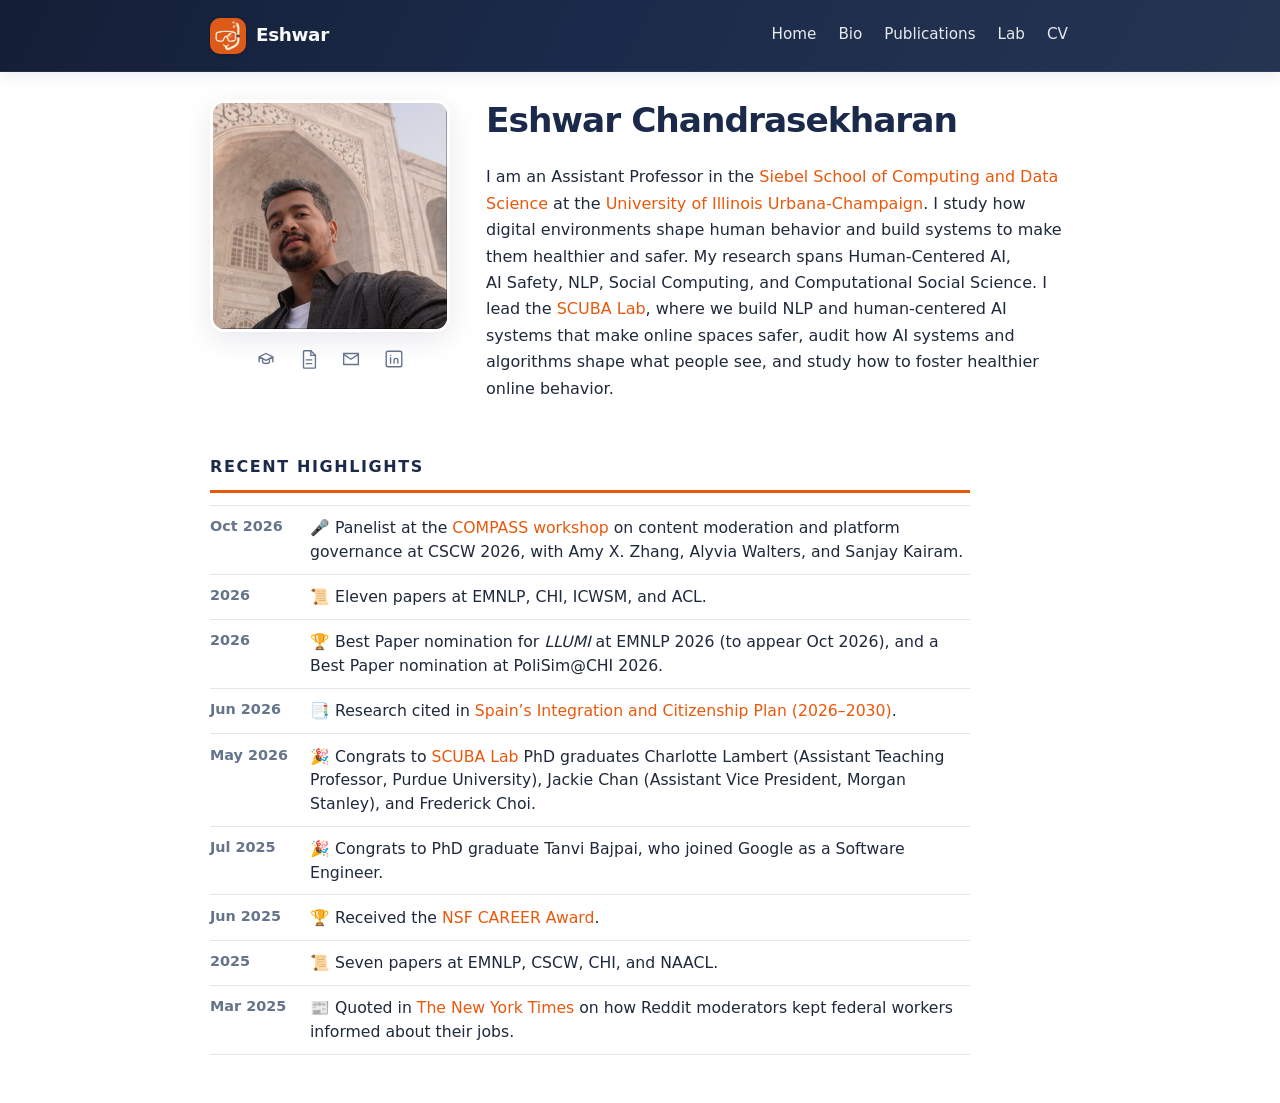
<file: index.html>
<!doctype html>
<html lang="en">
  <head>
    <meta charset="utf-8" />
    <meta name="viewport" content="width=device-width, initial-scale=1, viewport-fit=cover" />
    <title>Eshwar Chandrasekharan</title>
    <meta name="theme-color" content="#1B2A4A" />
    <link rel="icon" type="image/png" sizes="16x16" href="/favicon-16x16.png?v=2" />
    <link rel="icon" type="image/png" sizes="32x32" href="/favicon-32x32.png?v=2" />
    <link rel="icon" type="image/png" sizes="48x48" href="/favicon-48x48.png?v=2" />
    <link rel="shortcut icon" href="/favicon.ico?v=2" />
    <link rel="apple-touch-icon" href="/apple-touch-icon.png?v=2" />
    <link rel="stylesheet" href="./style.css?v=9" />
  </head>
  <body>
    <header class="site-header">
      <div class="site-header-inner">
        <a class="brand" href="./">
          <img class="site-logo" src="./images/scuba-logo.png" alt="" width="36" height="36" />
          <span class="brand-text">Eshwar</span>
        </a>
        <div class="site-header-controls">
          <button type="button" class="nav-toggle" aria-expanded="false" aria-controls="site-nav" aria-label="Open menu">
            <span class="nav-toggle-bar" aria-hidden="true"></span>
            <span class="nav-toggle-bar" aria-hidden="true"></span>
            <span class="nav-toggle-bar" aria-hidden="true"></span>
          </button>
          <nav id="site-nav" class="site-nav" aria-label="Primary">
            <a href="./">Home</a>
            <a href="./bio/">Bio</a>
            <a href="./publications/">Publications</a>
            <a href="./lab/">Lab</a>
            <a href="files/eshwar_cv_oct_2026.pdf">CV</a>
          </nav>
        </div>
      </div>
    </header>

    <main class="container">
      <div class="hero">
        <div class="hero-photo">
          <img
            class="headshot"
            src="images/headshot.jpg"
            alt="Portrait of Eshwar Chandrasekharan"
            width="343"
            height="332"
          />
          <nav class="hero-quick-links" aria-label="Quick links">
            <a
              class="quick-link"
              href="https://scholar.google.com/citations?user=1cPwS48AAAAJ"
              data-label="Scholar"
              target="_blank"
              rel="noopener noreferrer"
            >
              <span class="quick-link-icon" aria-hidden="true">
                <svg class="quick-link-svg" viewBox="0 0 24 24" fill="none" xmlns="http://www.w3.org/2000/svg">
                  <path
                    d="M4.5 9.75 12 6l7.5 3.75L12 13.5 4.5 9.75zM4.5 9.75V15M19.5 9.75V15"
                    stroke="currentColor"
                    stroke-width="1.5"
                    stroke-linecap="round"
                    stroke-linejoin="round"
                  />
                  <path
                    d="M8.25 11.25v3.75c0 1.05 1.68 1.875 3.75 1.875s3.75-.825 3.75-1.875v-3.75"
                    stroke="currentColor"
                    stroke-width="1.5"
                    stroke-linecap="round"
                    stroke-linejoin="round"
                  />
                </svg>
              </span>
              <span class="visually-hidden">Google Scholar</span>
            </a>
            <a class="quick-link" href="files/eshwar_cv_oct_2026.pdf" data-label="CV" target="_blank" rel="noopener noreferrer">
              <span class="quick-link-icon" aria-hidden="true">
                <svg class="quick-link-svg" viewBox="0 0 24 24" fill="none" xmlns="http://www.w3.org/2000/svg">
                  <path
                    d="M7 3h7l5 5v13a1 1 0 01-1 1H7a1 1 0 01-1-1V4a1 1 0 011-1z"
                    stroke="currentColor"
                    stroke-width="1.5"
                    stroke-linejoin="round"
                  />
                  <path d="M14 3v5h5M9 13h6M9 17h6" stroke="currentColor" stroke-width="1.5" stroke-linecap="round" />
                </svg>
              </span>
              <span class="visually-hidden">CV</span>
            </a>
            <a class="quick-link" href="mailto:eshwar@illinois.edu" data-label="Email">
              <span class="quick-link-icon" aria-hidden="true">
                <svg class="quick-link-svg" viewBox="0 0 24 24" fill="none" xmlns="http://www.w3.org/2000/svg">
                  <path
                    d="M4 6h16v12H4z"
                    stroke="currentColor"
                    stroke-width="1.5"
                    stroke-linejoin="round"
                  />
                  <path
                    d="M4 7l8 5.25L20 7"
                    stroke="currentColor"
                    stroke-width="1.5"
                    stroke-linecap="round"
                    stroke-linejoin="round"
                  />
                </svg>
              </span>
              <span class="visually-hidden">Email</span>
            </a>
            <a
              class="quick-link"
              href="https://www.linkedin.com/in/eshwar-chandrasekharan-6415b245/"
              data-label="LinkedIn"
              target="_blank"
              rel="noopener noreferrer"
            >
              <span class="quick-link-icon" aria-hidden="true">
                <svg class="quick-link-svg" viewBox="0 0 24 24" fill="none" xmlns="http://www.w3.org/2000/svg">
                  <rect
                    x="3.5"
                    y="3.5"
                    width="17"
                    height="17"
                    rx="2"
                    stroke="currentColor"
                    stroke-width="1.5"
                  />
                  <path
                    d="M8.25 10.5v6M8.25 7.85v.01"
                    stroke="currentColor"
                    stroke-width="1.5"
                    stroke-linecap="round"
                  />
                  <path
                    d="M12 16.5v-3.1a2.1 2.1 0 014.2 0v3.1"
                    stroke="currentColor"
                    stroke-width="1.5"
                    stroke-linecap="round"
                    stroke-linejoin="round"
                  />
                </svg>
              </span>
              <span class="visually-hidden">LinkedIn</span>
            </a>
          </nav>
        </div>
        <div class="hero-text">
          <h1>Eshwar Chandrasekharan</h1>
          <div class="prose">
            <p>
              I am an Assistant Professor in the <a href="https://siebelschool.illinois.edu/">Siebel School of Computing and Data Science</a> at the
              <a href="https://illinois.edu/">University of Illinois Urbana-Champaign</a>. I study how digital environments shape human behavior and build systems to make them healthier and safer.
              My research spans Human&#8209;Centered&nbsp;AI, AI&nbsp;Safety, NLP, Social Computing, and Computational Social Science.
              I lead the <a href="./lab/">SCUBA Lab</a>, where we build NLP and human-centered AI systems that make online spaces safer, audit how AI systems and algorithms shape what people see, and study how to foster healthier online behavior.
            </p>
          </div>
        </div>
      </div>

      <section class="highlights" aria-labelledby="highlights-title">
        <h2 id="highlights-title">Recent Highlights</h2>
        <ul class="highlights-list">
          <li>
            <span class="hl-date">Oct 2026</span>
            <span class="hl-text"
              >🎤 Panelist at the
              <a href="https://sites.google.com/view/workshop-compass26/program">COMPASS workshop</a>
              on content moderation and platform governance at CSCW 2026, with Amy X. Zhang, Alyvia Walters, and Sanjay
              Kairam.</span
            >
          </li>
          <li>
            <span class="hl-date">2026</span>
            <span class="hl-text">📜 Eleven papers at EMNLP, CHI, ICWSM, and ACL.</span>
          </li>
          <li>
            <span class="hl-date">2026</span>
            <span class="hl-text"
              >🏆 Best Paper nomination for <em>LLUMI</em> at EMNLP 2026 (to appear Oct 2026), and a Best Paper
              nomination at PoliSim@CHI 2026.</span
            >
          </li>
          <li>
            <span class="hl-date">Jun 2026</span>
            <span class="hl-text"
              >📑 Research cited in
              <a
                href="https://www.lamoncloa.gob.es/presidente/actividades/Documents/2026/300626-sanchez-plan-integracion-ciudadania.pdf"
                >Spain’s Integration and Citizenship Plan (2026–2030)</a
              >.</span
            >
          </li>
          <li>
            <span class="hl-date">May 2026</span>
            <span class="hl-text"
              >🎉 Congrats to
              <a href="./lab/">SCUBA Lab</a>
              PhD graduates Charlotte Lambert (Assistant Teaching Professor, Purdue University), Jackie Chan (Assistant
              Vice President, Morgan Stanley), and Frederick Choi.</span
            >
          </li>
          <li>
            <span class="hl-date">Jul 2025</span>
            <span class="hl-text"
              >🎉 Congrats to PhD graduate Tanvi Bajpai, who joined Google as a Software Engineer.</span
            >
          </li>
          <li>
            <span class="hl-date">Jun 2025</span>
            <span class="hl-text"
              >🏆 Received the
              <a href="https://siebelschool.illinois.edu/news/eshwar-chandrasekharan/nsf-career-award"
                >NSF CAREER Award</a
              >.</span
            >
          </li>
          <li>
            <span class="hl-date">2025</span>
            <span class="hl-text">📜 Seven papers at EMNLP, CSCW, CHI, and NAACL.</span>
          </li>
          <li>
            <span class="hl-date">Mar 2025</span>
            <span class="hl-text"
              >📰 Quoted in
              <a href="https://www.nytimes.com/2025/03/19/technology/reddit-va-federal-workers.html"
                >The New York Times</a
              >
              on how Reddit moderators kept federal workers informed about their jobs.</span
            >
          </li>
        </ul>
      </section>
    </main>
    <script src="./js/site-nav.js" defer></script>
    <script src="./js/external-links.js" defer></script>
  </body>
</html>
</file>
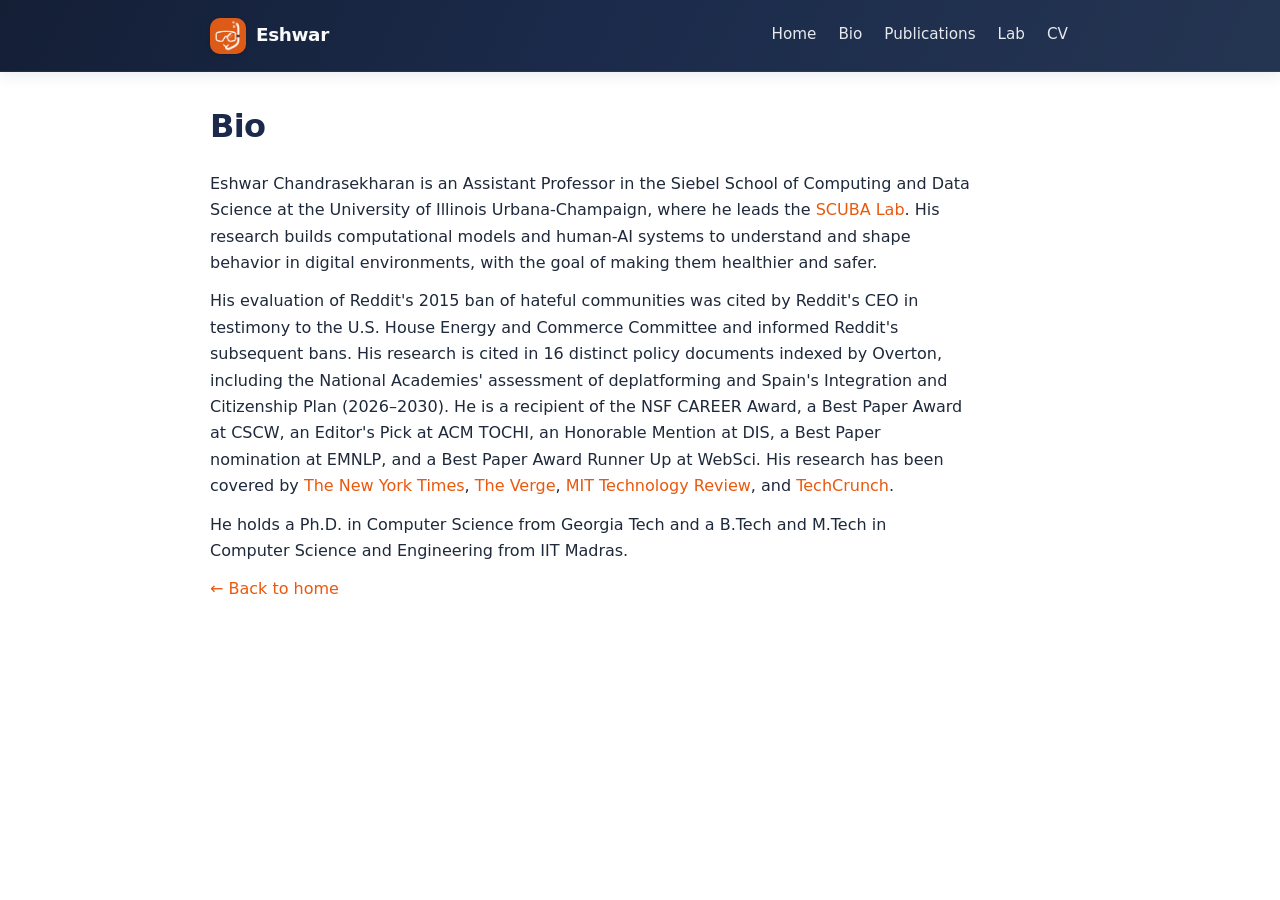
<file: bio/index.html>
<!doctype html>
<html lang="en">
  <head>
    <meta charset="utf-8" />
    <meta name="viewport" content="width=device-width, initial-scale=1, viewport-fit=cover" />
    <title>Bio - Eshwar Chandrasekharan</title>
    <meta name="theme-color" content="#1B2A4A" />
    <link rel="icon" type="image/png" sizes="16x16" href="/favicon-16x16.png?v=2" />
    <link rel="icon" type="image/png" sizes="32x32" href="/favicon-32x32.png?v=2" />
    <link rel="icon" type="image/png" sizes="48x48" href="/favicon-48x48.png?v=2" />
    <link rel="shortcut icon" href="/favicon.ico?v=2" />
    <link rel="apple-touch-icon" href="/apple-touch-icon.png?v=2" />
    <link rel="stylesheet" href="../style.css?v=9" />
  </head>
  <body>
    <header class="site-header">
      <div class="site-header-inner">
        <a class="brand" href="../">
          <img class="site-logo" src="../images/scuba-logo.png" alt="" width="36" height="36" />
          <span class="brand-text">Eshwar</span>
        </a>
        <div class="site-header-controls">
          <button type="button" class="nav-toggle" aria-expanded="false" aria-controls="site-nav" aria-label="Open menu">
            <span class="nav-toggle-bar" aria-hidden="true"></span>
            <span class="nav-toggle-bar" aria-hidden="true"></span>
            <span class="nav-toggle-bar" aria-hidden="true"></span>
          </button>
          <nav id="site-nav" class="site-nav" aria-label="Primary">
            <a href="../">Home</a>
            <a href="./">Bio</a>
            <a href="../publications/">Publications</a>
            <a href="../lab/">Lab</a>
            <a href="../files/eshwar_cv_oct_2026.pdf">CV</a>
          </nav>
        </div>
      </div>
    </header>

    <main class="container">
      <h1 class="page-heading">Bio</h1>
      <div class="prose">
        <p>
          Eshwar Chandrasekharan is an Assistant Professor in the Siebel School of Computing and Data Science at the
          University of Illinois Urbana-Champaign, where he leads the <a href="../lab/">SCUBA Lab</a>. His research builds
          computational models and human-AI systems to understand and shape behavior in digital environments, with the goal of
          making them healthier and safer.
        </p>
        <p>
          His evaluation of Reddit's 2015 ban of hateful communities was cited by Reddit's CEO in testimony to the U.S.
          House Energy and Commerce Committee and informed Reddit's subsequent bans. His research is cited in 16 distinct
          policy documents indexed by Overton, including the National Academies' assessment of deplatforming and Spain's
          Integration and Citizenship Plan (2026–2030). He is a recipient of the NSF CAREER Award, a Best Paper Award at CSCW, an
          Editor's Pick at ACM TOCHI, an Honorable Mention at DIS, a Best Paper nomination at EMNLP, and a Best Paper
          Award Runner Up at WebSci. His research has been covered by
          <a href="https://www.nytimes.com/2017/09/25/business/reddit-limits-noxious-content-by-giving-trolls-fewer-places-to-gather.html"
            >The New York Times</a
          >,
          <a href="https://www.theverge.com/2017/10/9/16446920/internet-ban-nazis-white-supremacist-hosting-providers-charlottesville"
            >The Verge</a
          >,
          <a href="https://www.technologyreview.com/2019/08/06/133861/cloudflare-8chan-deplatforming-hate-speech-online-extremism-politics/"
            >MIT Technology Review</a
          >, and
          <a href="https://techcrunch.com/2017/09/11/study-finds-reddits-controversial-ban-of-its-most-toxic-subreddits-actually-worked/"
            >TechCrunch</a
          >.
        </p>
        <p>
          He holds a Ph.D. in Computer Science from Georgia Tech and a B.Tech and M.Tech in Computer Science and
          Engineering from IIT Madras.
        </p>
        <p>
          <a href="../">← Back to home</a>
        </p>
      </div>
    </main>
    <script src="../js/site-nav.js" defer></script>
    <script src="../js/external-links.js" defer></script>
  </body>
</html>
</file>
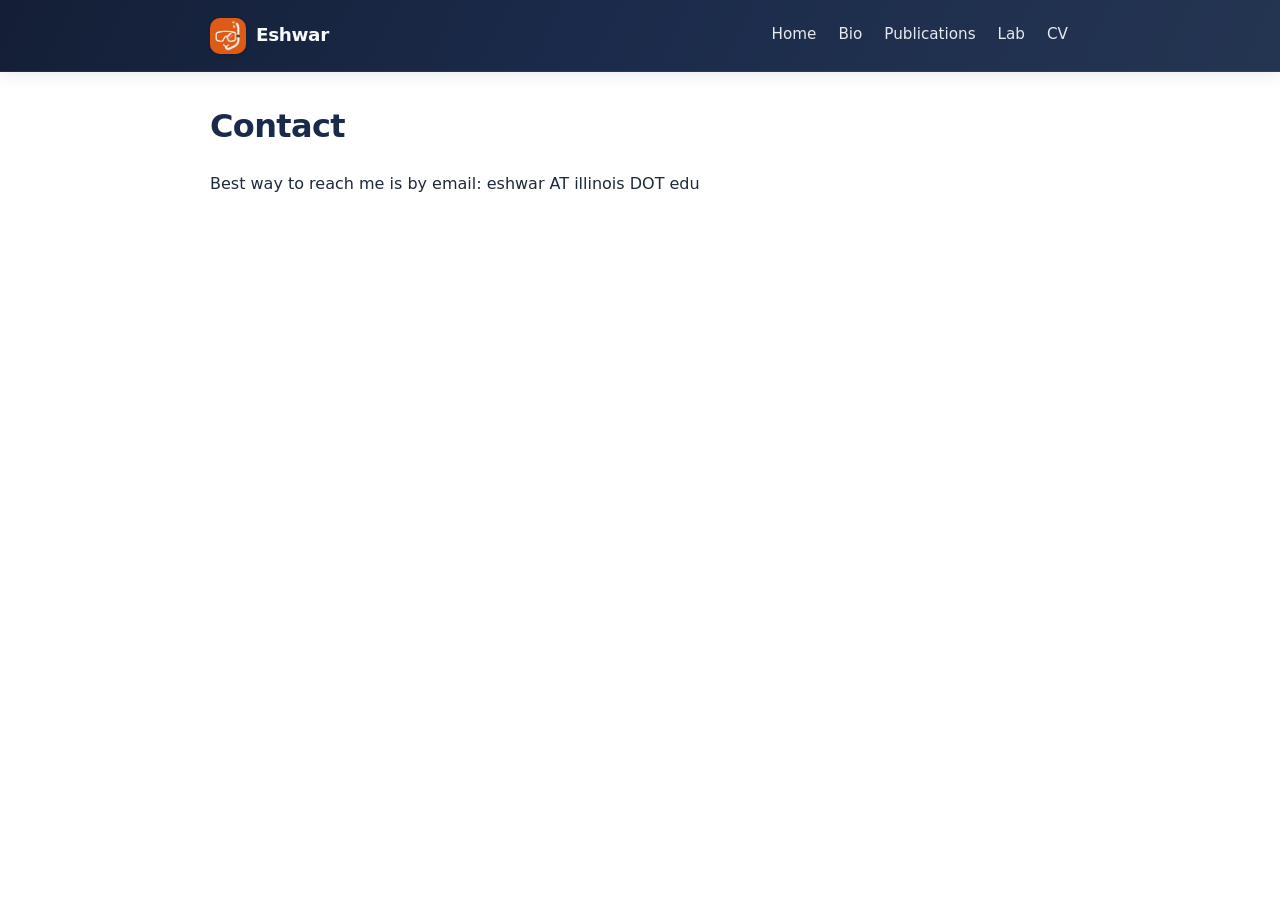
<file: contact/index.html>
<!doctype html>
<html lang="en">
  <head>
    <meta charset="utf-8" />
    <meta name="viewport" content="width=device-width, initial-scale=1, viewport-fit=cover" />
    <title>Contact - Eshwar Chandrasekharan</title>
    <meta name="theme-color" content="#1B2A4A" />
    <link rel="icon" type="image/png" sizes="16x16" href="/favicon-16x16.png?v=2" />
    <link rel="icon" type="image/png" sizes="32x32" href="/favicon-32x32.png?v=2" />
    <link rel="icon" type="image/png" sizes="48x48" href="/favicon-48x48.png?v=2" />
    <link rel="shortcut icon" href="/favicon.ico?v=2" />
    <link rel="apple-touch-icon" href="/apple-touch-icon.png?v=2" />
    <link rel="stylesheet" href="../style.css?v=9" />
  </head>
  <body>
    <header class="site-header">
      <div class="site-header-inner">
        <a class="brand" href="../">
          <img class="site-logo" src="../images/scuba-logo.png" alt="" width="36" height="36" />
          <span class="brand-text">Eshwar</span>
        </a>
        <div class="site-header-controls">
          <button type="button" class="nav-toggle" aria-expanded="false" aria-controls="site-nav" aria-label="Open menu">
            <span class="nav-toggle-bar" aria-hidden="true"></span>
            <span class="nav-toggle-bar" aria-hidden="true"></span>
            <span class="nav-toggle-bar" aria-hidden="true"></span>
          </button>
          <nav id="site-nav" class="site-nav" aria-label="Primary">
            <a href="../">Home</a>
            <a href="../bio/">Bio</a>
            <a href="../publications/">Publications</a>
            <a href="../lab/">Lab</a>
            <a href="../files/eshwar_cv_oct_2026.pdf">CV</a>
          </nav>
        </div>
      </div>
    </header>

    <main class="container">
      <h1 class="page-heading">Contact</h1>
      <div class="prose">
        <p>
          Best way to reach me is by email: <span class="contact-email">eshwar AT illinois DOT edu</span>
        </p>
      </div>
    </main>
    <script src="../js/site-nav.js" defer></script>
    <script src="../js/external-links.js" defer></script>
  </body>
</html>
</file>
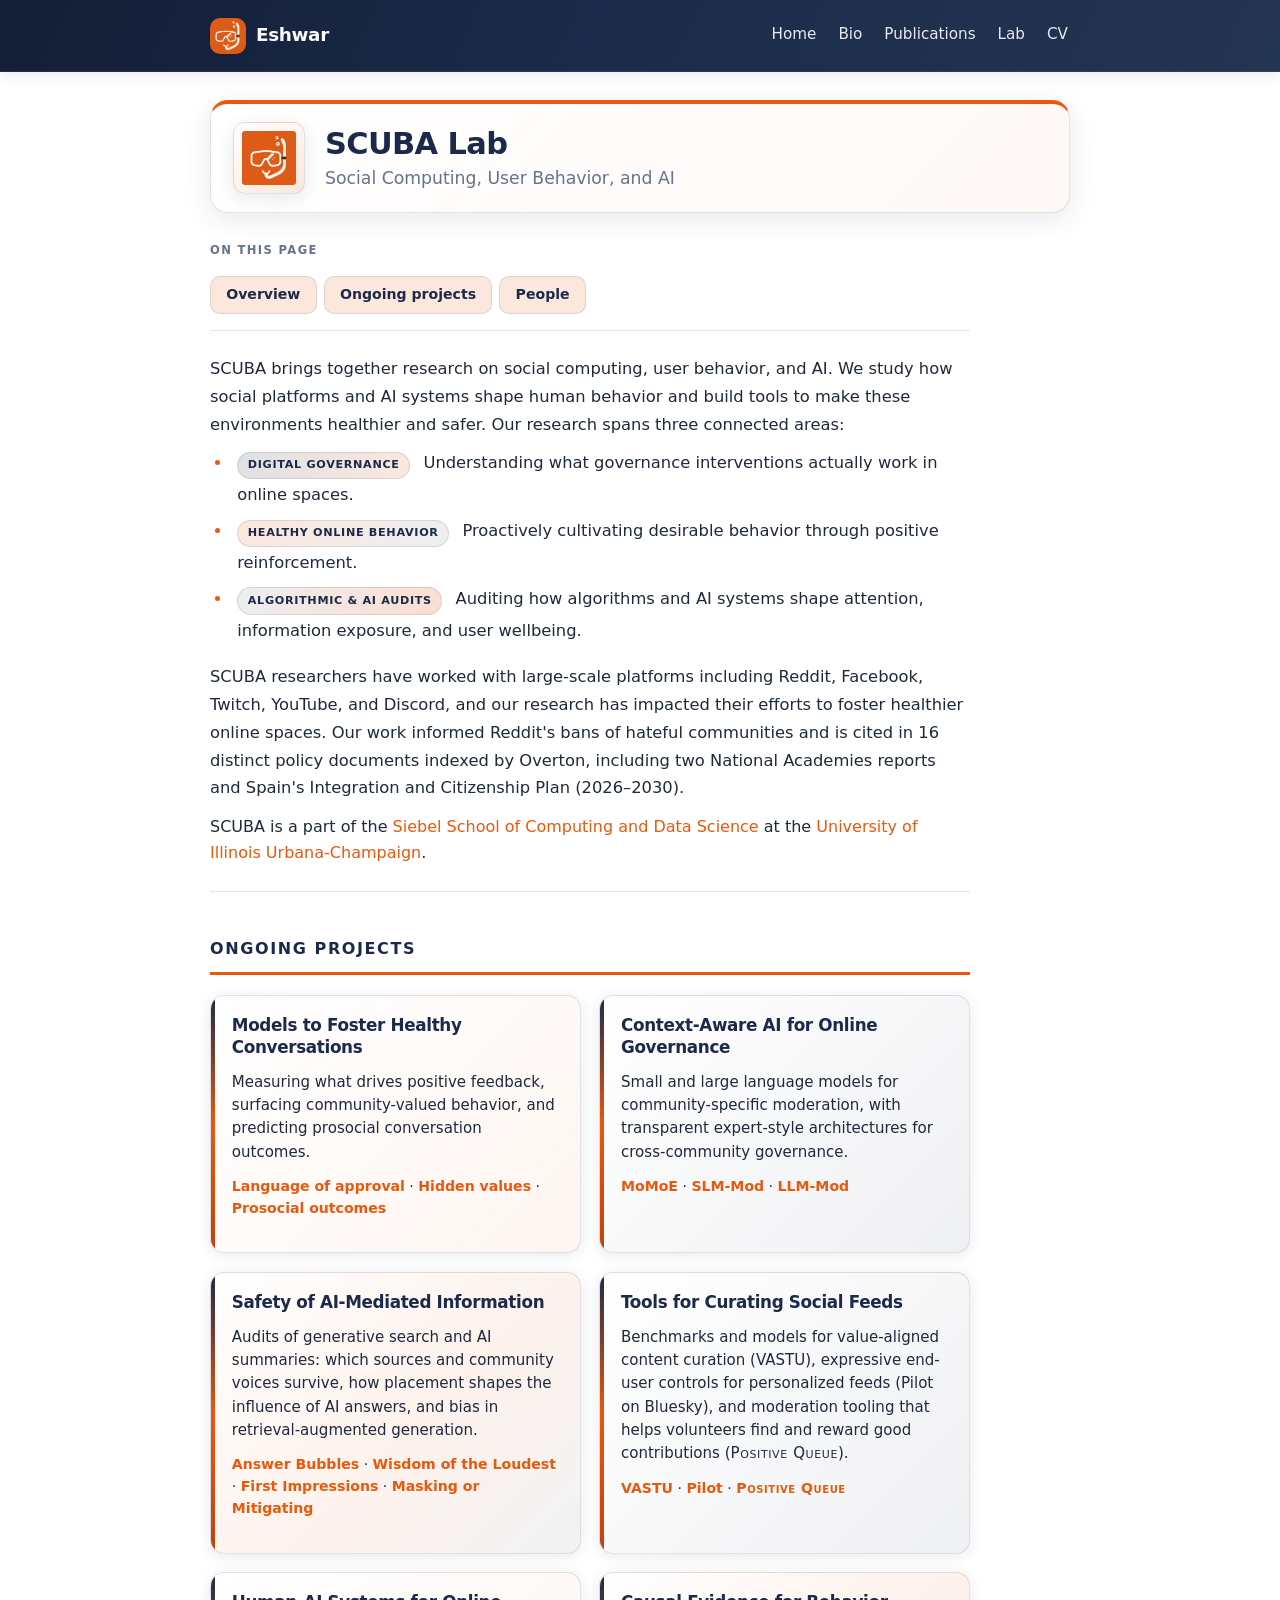
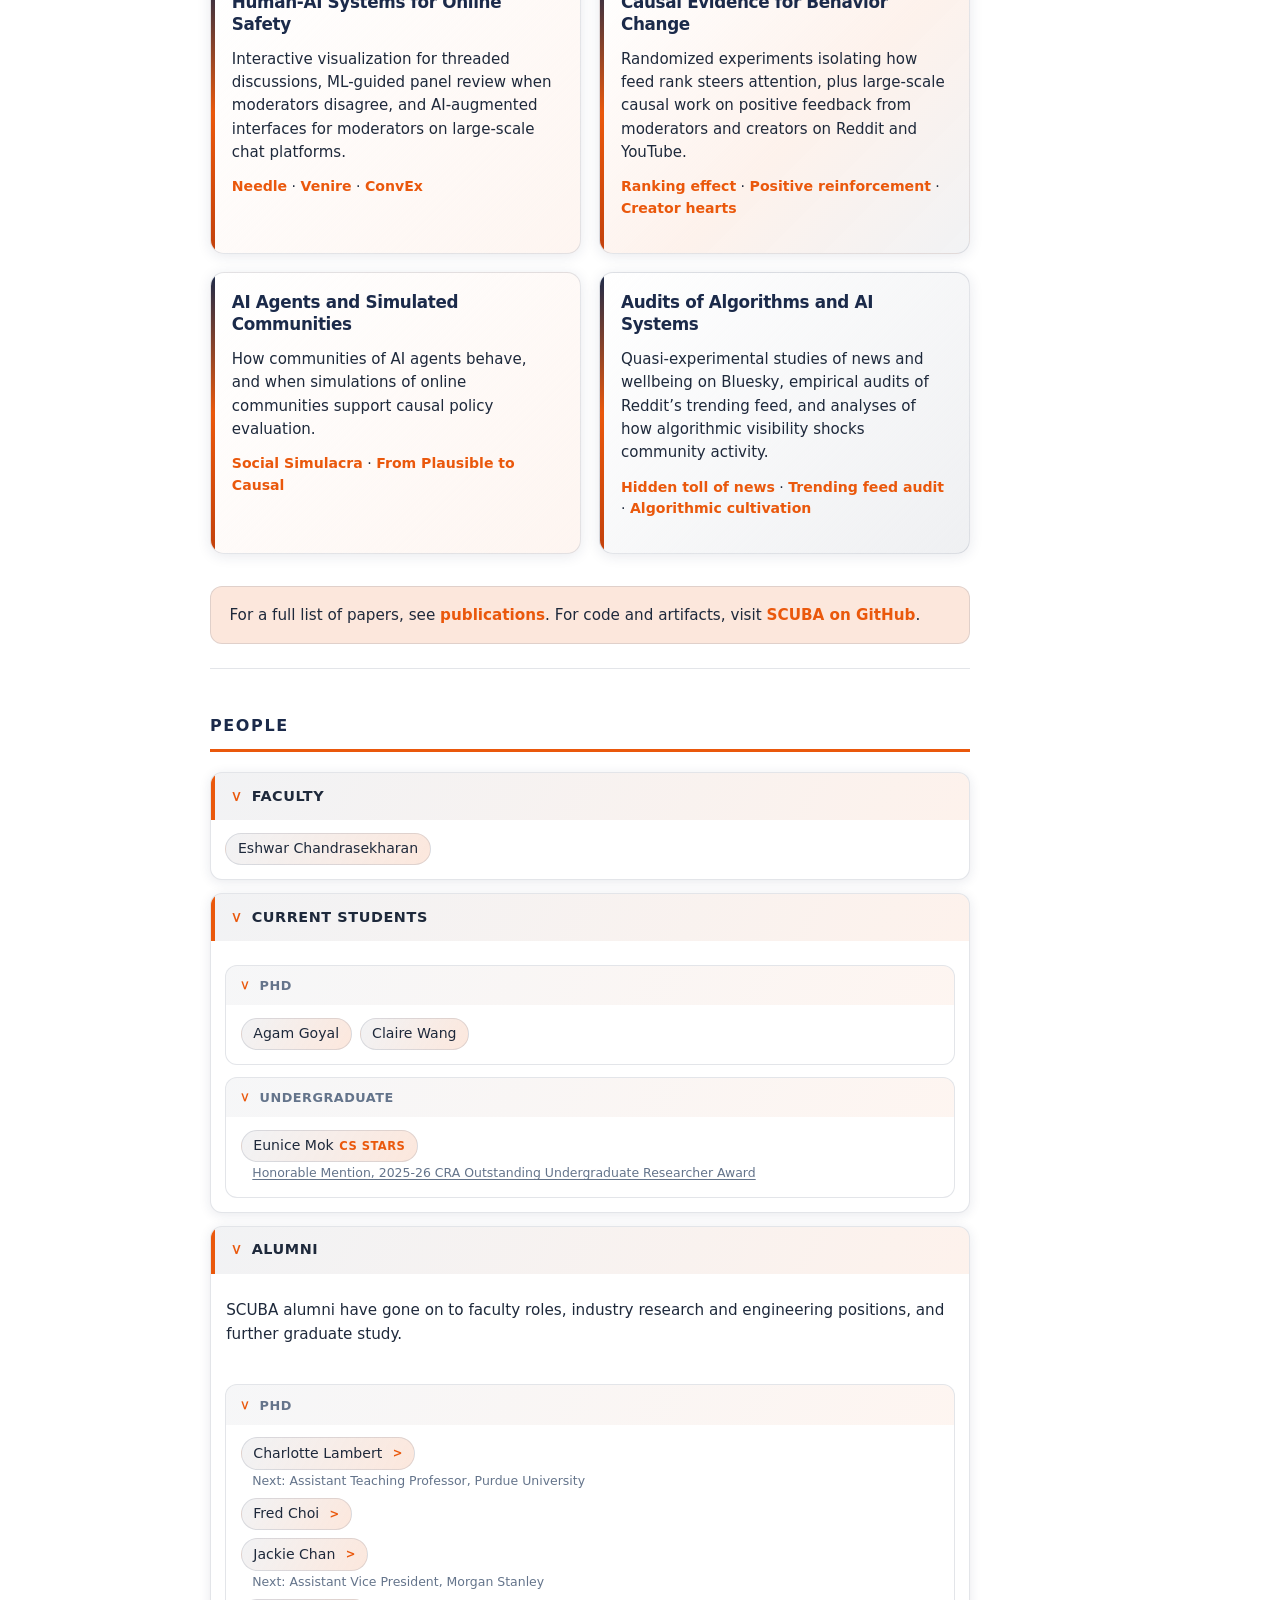
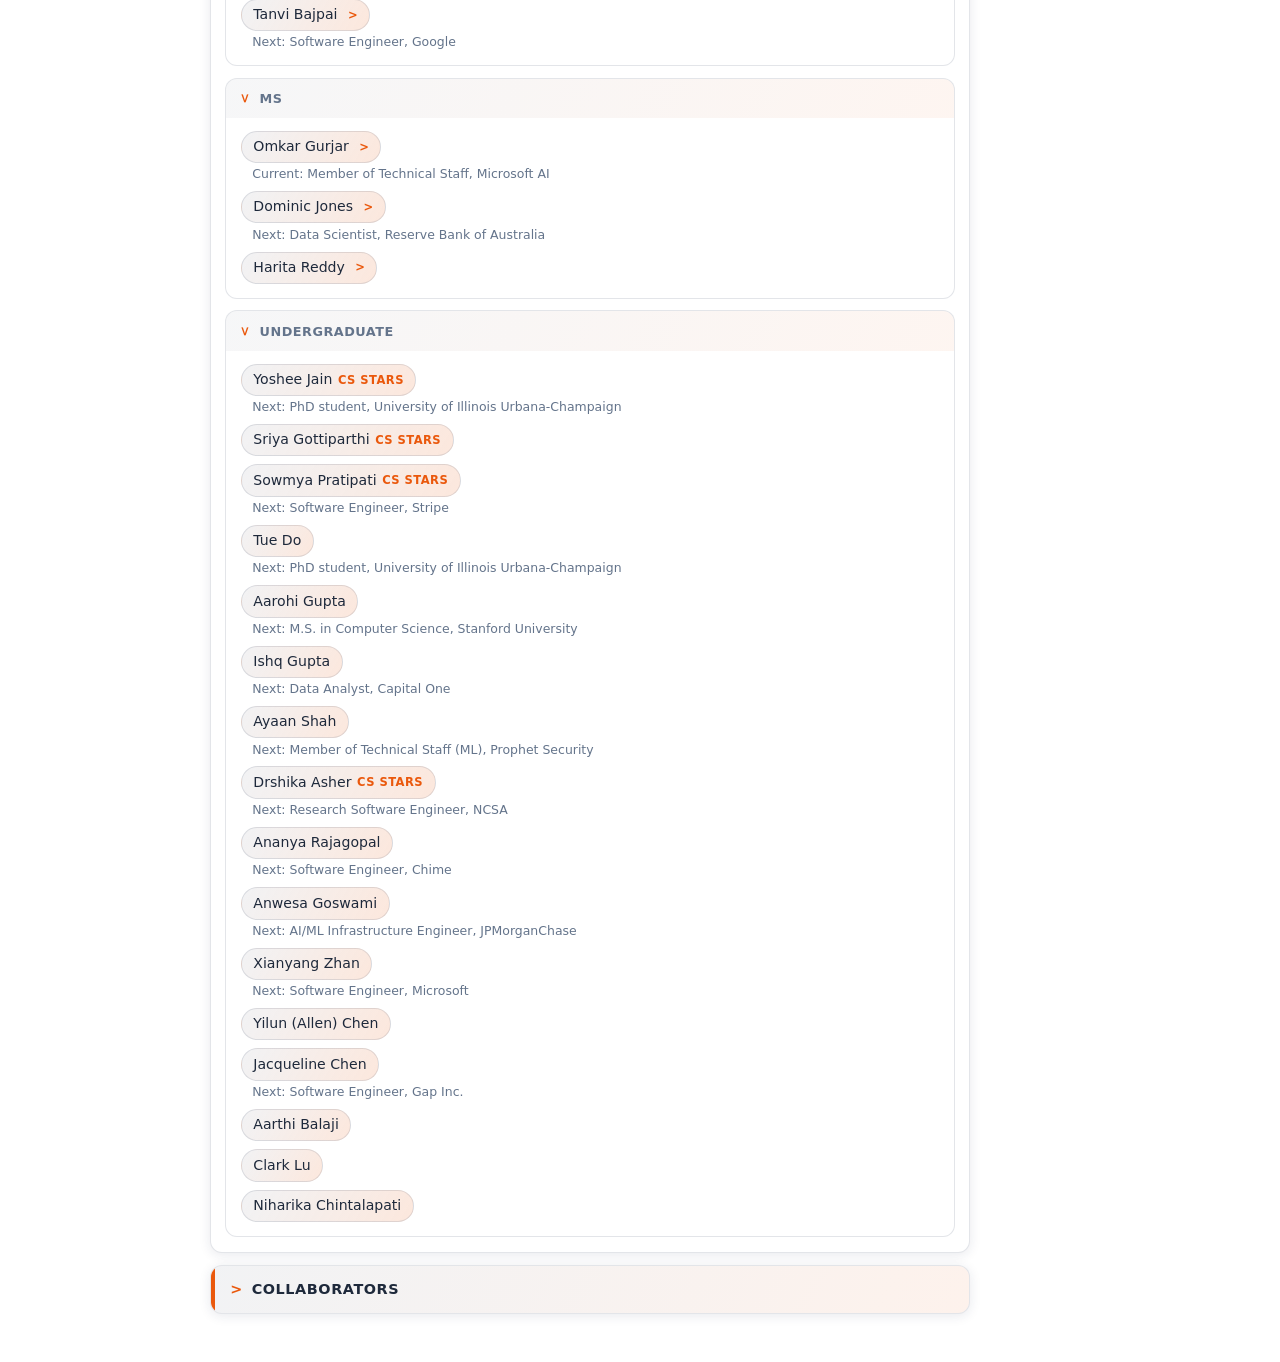
<file: lab/index.html>
<!doctype html>
<html lang="en">
  <head>
    <meta charset="utf-8" />
    <meta name="viewport" content="width=device-width, initial-scale=1, viewport-fit=cover" />
    <title>SCUBA Lab - Eshwar Chandrasekharan</title>
    <meta name="theme-color" content="#1B2A4A" />
    <link rel="icon" type="image/png" sizes="16x16" href="/favicon-16x16.png?v=2" />
    <link rel="icon" type="image/png" sizes="32x32" href="/favicon-32x32.png?v=2" />
    <link rel="icon" type="image/png" sizes="48x48" href="/favicon-48x48.png?v=2" />
    <link rel="shortcut icon" href="/favicon.ico?v=2" />
    <link rel="apple-touch-icon" href="/apple-touch-icon.png?v=2" />
    <link rel="stylesheet" href="../style.css?v=9" />
  </head>
  <body>
    <header class="site-header">
      <div class="site-header-inner">
        <a class="brand" href="../">
          <img class="site-logo" src="../images/scuba-logo.png" alt="" width="36" height="36" />
          <span class="brand-text">Eshwar</span>
        </a>
        <div class="site-header-controls">
          <button type="button" class="nav-toggle" aria-expanded="false" aria-controls="site-nav" aria-label="Open menu">
            <span class="nav-toggle-bar" aria-hidden="true"></span>
            <span class="nav-toggle-bar" aria-hidden="true"></span>
            <span class="nav-toggle-bar" aria-hidden="true"></span>
          </button>
          <nav id="site-nav" class="site-nav" aria-label="Primary">
            <a href="../">Home</a>
            <a href="../bio/">Bio</a>
            <a href="../publications/">Publications</a>
            <a href="./">Lab</a>
            <a href="../files/eshwar_cv_oct_2026.pdf">CV</a>
          </nav>
        </div>
      </div>
    </header>

    <main class="container lab-page">
      <div class="lab-hero">
        <img
          class="lab-logo"
          src="../images/scuba-logo.png"
          alt="SCUBA Lab logo"
          width="96"
          height="96"
          loading="eager"
          decoding="async"
        />
        <div class="lab-hero-text">
          <h1>SCUBA Lab</h1>
          <p class="lab-hero-sub">Social Computing, User Behavior, and AI</p>
        </div>
      </div>

      <div class="prose">
        <nav class="page-nav page-nav--lab" aria-labelledby="lab-nav-label">
          <div class="page-nav-head">
            <span class="page-nav-label" id="lab-nav-label">On this page</span>
          </div>
          <ul class="section-rail" role="list">
            <li><a href="#lab-intro">Overview</a></li>
            <li><a href="#ongoing">Ongoing projects</a></li>
            <li><a href="#people">People</a></li>
          </ul>
        </nav>

        <section id="lab-intro" aria-label="Overview">
          <p class="lab-intro">
            SCUBA brings together research on social computing, user behavior, and AI. We study how social platforms and AI systems shape
            human behavior and build tools to make these environments healthier and safer. Our research spans three connected areas:
          </p>
          <ul class="lab-threads">
            <li>
              <span class="lab-theme-pill lab-theme-pill--governance">Digital Governance</span>
              Understanding what governance interventions actually work in online spaces.
            </li>
            <li>
              <span class="lab-theme-pill lab-theme-pill--behavior">Healthy Online Behavior</span>
              Proactively cultivating desirable behavior through positive reinforcement.
            </li>
            <li>
              <span class="lab-theme-pill lab-theme-pill--audits">Algorithmic &amp; AI Audits</span>
              Auditing how algorithms and AI systems shape attention, information exposure, and user wellbeing.
            </li>
          </ul>
          <p class="lab-intro">
            SCUBA researchers have worked with large-scale platforms including Reddit, Facebook, Twitch, YouTube, and Discord, and our
            research has impacted their efforts to foster healthier online spaces. Our work informed Reddit's bans of hateful communities
            and is cited in 16 distinct policy documents indexed by Overton, including two National Academies reports and Spain's
            Integration and Citizenship Plan (2026–2030).
          </p>
          <p>
            SCUBA is a part of the <a href="https://siebelschool.illinois.edu/">Siebel School of Computing and Data Science</a>
            at the <a href="https://illinois.edu/">University of Illinois Urbana-Champaign</a>.
          </p>
        </section>

        <hr class="sep" />

        <h2 class="section-heading" id="ongoing">Ongoing projects</h2>
        <ul class="project-grid">
          <li class="project-card">
            <h3 class="project-card-title">Models to Foster Healthy Conversations</h3>
            <p class="project-card-desc">
              Measuring what drives positive feedback, surfacing community-valued behavior, and predicting prosocial conversation outcomes.
            </p>
            <p class="project-card-links">
              <a href="../files/chi2026-language-of-approval.pdf">Language of approval</a>
              ·
              <a href="../files/icwsm2026-hidden-values.pdf">Hidden values</a>
              ·
              <a href="../files/www2021-prosocial-outcomes.pdf">Prosocial outcomes</a>
            </p>
          </li>

          <li class="project-card">
            <h3 class="project-card-title">Context-Aware AI for Online Governance</h3>
            <p class="project-card-desc">
              Small and large language models for community-specific moderation, with transparent expert-style architectures for cross-community governance.
            </p>
            <p class="project-card-links">
              <a href="../files/emnlp2025-momoe.pdf">MoMoE</a>
              ·
              <a href="../files/naacl2025-slm-mod.pdf">SLM-Mod</a>
              ·
              <a href="https://dl.acm.org/doi/10.1145/3613905.3650828">LLM-Mod</a>
            </p>
          </li>

          <li class="project-card">
            <h3 class="project-card-title">Safety of AI-Mediated Information</h3>
            <p class="project-card-desc">
              Audits of generative search and AI summaries: which sources and community voices survive, how placement shapes the influence of AI answers, and bias in retrieval-augmented generation.
            </p>
            <p class="project-card-links">
              <a href="../files/emnlp2026-answer-bubbles.pdf">Answer Bubbles</a>
              ·
              <a href="https://arxiv.org/abs/2609.14575">Wisdom of the Loudest</a>
              ·
              <a href="https://arxiv.org/abs/2609.14900">First Impressions</a>
              ·
              <a href="../files/acl2026-masking-or-mitigating.pdf">Masking or Mitigating</a>
            </p>
          </li>

          <li class="project-card">
            <h3 class="project-card-title">Tools for Curating Social Feeds</h3>
            <p class="project-card-desc">
              Benchmarks and models for value-aligned content curation (VASTU), expressive end-user controls for personalized feeds (Pilot on Bluesky), and moderation tooling that helps volunteers find and reward good contributions (<span class="positive-queue">Positive Queue</span>).
            </p>
            <p class="project-card-links">
              <a href="../files/emnlp2026-vastu.pdf">VASTU</a>
              ·
              <a href="../files/pilot.pdf">Pilot</a>
              ·
              <a href="https://arxiv.org/abs/2509.18437"><span class="positive-queue">Positive Queue</span></a>
            </p>
          </li>

          <li class="project-card">
            <h3 class="project-card-title">Human-AI Systems for Online Safety</h3>
            <p class="project-card-desc">
              Interactive visualization for threaded discussions, ML-guided panel review when moderators disagree, and AI-augmented interfaces for moderators on large-scale chat platforms.
            </p>
            <p class="project-card-links">
              <a href="../files/chi2026-needle.pdf">Needle</a>
              ·
              <a href="../files/cscw2025-venire.pdf">Venire</a>
              ·
              <a href="../files/choi-convex.pdf">ConvEx</a>
            </p>
          </li>

          <li class="project-card">
            <h3 class="project-card-title">Causal Evidence for Behavior Change</h3>
            <p class="project-card-desc">
              Randomized experiments isolating how feed rank steers attention, plus large-scale causal work on positive feedback from moderators and creators on Reddit and YouTube.
            </p>
            <p class="project-card-links">
              <a href="https://arxiv.org/abs/2509.18440">Ranking effect</a>
              ·
              <a href="../files/chi2025-positive-reinforcement.pdf">Positive reinforcement</a>
              ·
              <a href="../files/chi2025-creator-hearts.pdf">Creator hearts</a>
            </p>
          </li>

          <li class="project-card">
            <h3 class="project-card-title">AI Agents and Simulated Communities</h3>
            <p class="project-card-desc">
              How communities of AI agents behave, and when simulations of online communities support causal policy evaluation.
            </p>
            <p class="project-card-links">
              <a href="https://arxiv.org/abs/2603.16128">Social Simulacra</a>
              ·
              <a href="https://polisim.net/assets/papers/accepted_papers/From_Plausible_to_Causal_Counterfactual_Semantics_for_Policy_Evaluation_in_Simul.pdf">From Plausible to Causal</a>
            </p>
          </li>

          <li class="project-card">
            <h3 class="project-card-title">Audits of Algorithms and AI Systems</h3>
            <p class="project-card-desc">
              Quasi-experimental studies of news and wellbeing on Bluesky, empirical audits of Reddit’s trending feed, and analyses of how algorithmic visibility shocks community activity.
            </p>
            <p class="project-card-links">
              <a href="../files/emnlp2026-hidden-toll-news.pdf">Hidden toll of news</a>
              ·
              <a href="../files/icwsm2026-popular-feed.pdf">Trending feed audit</a>
              ·
              <a href="https://arxiv.org/abs/2605.17010">Algorithmic cultivation</a>
            </p>
          </li>
        </ul>

        <div class="lab-footer-note" id="lab-more">
          For a full list of papers, see <a href="../publications/">publications</a>. For code and artifacts, visit
          <a href="https://github.com/scuba-illinois">SCUBA on GitHub</a>.
        </div>

        <hr class="sep" />

        <h2 class="section-heading" id="people">People</h2>

        <div class="people-tree">
          <details class="people-level people-level--top" open>
            <summary>Faculty</summary>
            <ul class="people-chip-list" role="list">
              <li class="people-chip">Eshwar Chandrasekharan</li>
            </ul>
          </details>

          <details class="people-level people-level--top" open>
            <summary>Current students</summary>
            <div class="people-sublevels">
              <details class="people-level people-level--sub" open>
                <summary>PhD</summary>
                <ul class="people-chip-list" role="list">
                  <li class="people-chip"><a href="https://agoyal0512.github.io/">Agam Goyal</a></li>
                  <li class="people-chip"><a href="https://www.linkedin.com/in/claire-wang-324138172/">Claire Wang</a></li>
                </ul>
              </details>

              <details class="people-level people-level--sub people-level--alumni-names-vertical" open>
                <summary>Undergraduate</summary>
                <div class="people-chip-list" role="list">
                  <div class="alumni-person alumni-person--static" role="listitem">
                    <span class="people-chip">Eunice Mok <span class="stars-flag">CS STARS</span></span>
                    <span class="alumni-role"
                      ><a href="https://cra.org/crn/2026/01/2025-26-cra-outstanding-undergraduate-researcher-award-recipients-announced/"
                        >Honorable Mention, 2025-26 CRA Outstanding Undergraduate Researcher Award</a
                      ></span
                    >
                  </div>
                </div>
              </details>
            </div>
          </details>

          <details class="people-level people-level--top people-level--alumni-root" open>
            <summary>Alumni</summary>
            <p class="alumni-blurb">
              SCUBA alumni have gone on to faculty roles, industry research and engineering positions, and further
              graduate study.
            </p>
            <div class="people-sublevels">
              <details class="people-level people-level--sub people-level--alumni-names-vertical" open>
                <summary>PhD</summary>
                <div class="people-chip-list" role="list">
                  <details class="alumni-person" role="listitem">
                    <summary>
                      <span class="people-chip"><a href="https://charlottelambert.github.io/">Charlotte Lambert</a></span>
                      <span class="alumni-role">Next: Assistant Teaching Professor, Purdue University</span>
                    </summary>
                    <div class="alumni-person-meta">
                      <span class="alumni-badge">2021-2026</span>
                      <span class="alumni-badge">Thesis: Fostering Healthier Online Communities Through Positive Approaches to Moderation</span>
                    </div>
                  </details>
                  <details class="alumni-person" role="listitem">
                    <summary>
                      <span class="people-chip">Fred Choi</span>
                    </summary>
                    <div class="alumni-person-meta">
                      <span class="alumni-badge">2021-2026</span>
                      <span class="alumni-badge">Thesis: Designing Technologies to Support Moderation and Curation of Online Spaces at the Community and Individual Level</span>
                    </div>
                  </details>
                  <details class="alumni-person" role="listitem">
                    <summary>
                      <span class="people-chip"><a href="https://jackiec1998.github.io/">Jackie Chan</a></span>
                      <span class="alumni-role">Next: Assistant Vice President, Morgan Stanley</span>
                    </summary>
                    <div class="alumni-person-meta">
                      <span class="alumni-badge">2021-2026</span>
                      <span class="alumni-badge">Thesis: Quantifying the Impacts of Algorithmic Ranking on Social Media Trending Feeds</span>
                    </div>
                  </details>
                  <details class="alumni-person" role="listitem">
                    <summary>
                      <span class="people-chip"><a href="http://tanvibajpai.com/">Tanvi Bajpai</a></span>
                      <span class="alumni-role">Next: Software Engineer, Google</span>
                    </summary>
                    <div class="alumni-person-meta">
                      <span class="alumni-badge">2021-2025</span>
                      <span class="alumni-badge">Thesis: Beyond the Black Box: Towards Bridging Theoretical Computer Science and HCI</span>
                    </div>
                  </details>
                </div>
              </details>

              <details class="people-level people-level--sub people-level--alumni-names-vertical" open>
                <summary>MS</summary>
                <div class="people-chip-list" role="list">
                  <details class="alumni-person" role="listitem">
                    <summary>
                      <span class="people-chip">Omkar Gurjar</span>
                      <span class="alumni-role">Current: Member of Technical Staff, Microsoft AI</span>
                    </summary>
                    <div class="alumni-person-meta">
                      <span class="alumni-badge">2023-2025</span>
                      <span class="alumni-badge">Thesis: Distilling Arguments: A Study of Human and LLM Persuasion in the Online Discourse</span>
                    </div>
                  </details>
                  <details class="alumni-person" role="listitem">
                    <summary>
                      <span class="people-chip">Dominic Jones</span>
                      <span class="alumni-role">Next: Data Scientist, Reserve Bank of Australia</span>
                    </summary>
                    <div class="alumni-person-meta">
                      <span class="alumni-badge">2021-2023</span>
                      <span class="alumni-badge">Thesis: Measuring Epistemic Trust: Towards a New Lens for Democratic Legitimacy, Misinformation, and Echo Chambers</span>
                    </div>
                  </details>
                  <details class="alumni-person" role="listitem">
                    <summary>
                      <span class="people-chip">Harita Reddy</span>
                    </summary>
                    <div class="alumni-person-meta">
                      <span class="alumni-badge">2021-2023</span>
                      <span class="alumni-badge">Thesis: Studying Rule Trajectories in Reddit Communities</span>
                    </div>
                  </details>
                </div>
              </details>

              <details class="people-level people-level--sub people-level--alumni-names-vertical" open>
                <summary>Undergraduate</summary>
                <div class="people-chip-list" role="list">
                  <div class="alumni-person alumni-person--static" role="listitem">
                    <span class="people-chip"
                      ><a href="https://yosheejain.github.io/">Yoshee Jain</a> <span class="stars-flag">CS STARS</span></span
                    >
                    <span class="alumni-role">Next: PhD student, University of Illinois Urbana-Champaign</span>
                  </div>
                  <div class="alumni-person alumni-person--static" role="listitem">
                    <span class="people-chip">Sriya Gottiparthi <span class="stars-flag">CS STARS</span></span>
                  </div>
                  <div class="alumni-person alumni-person--static" role="listitem">
                    <span class="people-chip">Sowmya Pratipati <span class="stars-flag">CS STARS</span></span>
                    <span class="alumni-role">Next: Software Engineer, Stripe</span>
                  </div>
                  <div class="alumni-person alumni-person--static" role="listitem">
                    <span class="people-chip">Tue Do</span>
                    <span class="alumni-role">Next: PhD student, University of Illinois Urbana-Champaign</span>
                  </div>
                  <div class="alumni-person alumni-person--static" role="listitem">
                    <span class="people-chip">Aarohi Gupta</span>
                    <span class="alumni-role">Next: M.S. in Computer Science, Stanford University</span>
                  </div>
                  <div class="alumni-person alumni-person--static" role="listitem">
                    <span class="people-chip">Ishq Gupta</span>
                    <span class="alumni-role">Next: Data Analyst, Capital One</span>
                  </div>
                  <div class="alumni-person alumni-person--static" role="listitem">
                    <span class="people-chip">Ayaan Shah</span>
                    <span class="alumni-role">Next: Member of Technical Staff (ML), Prophet Security</span>
                  </div>
                  <div class="alumni-person alumni-person--static" role="listitem">
                    <span class="people-chip">Drshika Asher <span class="stars-flag">CS STARS</span></span>
                    <span class="alumni-role">Next: Research Software Engineer, NCSA</span>
                  </div>
                  <div class="alumni-person alumni-person--static" role="listitem">
                    <span class="people-chip">Ananya Rajagopal</span>
                    <span class="alumni-role">Next: Software Engineer, Chime</span>
                  </div>
                  <div class="alumni-person alumni-person--static" role="listitem">
                    <span class="people-chip">Anwesa Goswami</span>
                    <span class="alumni-role">Next: AI/ML Infrastructure Engineer, JPMorganChase</span>
                  </div>
                  <div class="alumni-person alumni-person--static" role="listitem">
                    <span class="people-chip"><a href="https://xzhan0.github.io/">Xianyang Zhan</a></span>
                    <span class="alumni-role">Next: Software Engineer, Microsoft</span>
                  </div>
                  <div class="alumni-person alumni-person--static" role="listitem">
                    <span class="people-chip"><a href="https://achieved-mind-fe1.notion.site/Allen-Chen-s-Past-Contribution-bb44c951dead489fb5350cdf0735f770">Yilun (Allen) Chen</a></span>
                  </div>
                  <div class="alumni-person alumni-person--static" role="listitem">
                    <span class="people-chip">Jacqueline Chen</span>
                    <span class="alumni-role">Next: Software Engineer, Gap Inc.</span>
                  </div>
                  <div class="alumni-person alumni-person--static" role="listitem">
                    <span class="people-chip">Aarthi Balaji</span>
                  </div>
                  <div class="alumni-person alumni-person--static" role="listitem">
                    <span class="people-chip">Clark Lu</span>
                  </div>
                  <div class="alumni-person alumni-person--static" role="listitem">
                    <span class="people-chip">Niharika Chintalapati</span>
                  </div>
                </div>
              </details>
            </div>
          </details>

          <details class="people-level people-level--top">
            <summary>Collaborators</summary>
            <div class="people-sublevels">
              <details class="people-level people-level--sub" open>
                <summary>Faculty</summary>
                <ul class="people-chip-list" role="list">
                  <li class="people-chip"><a href="https://koustuv.com/">Koustuv Saha</a></li>
                  <li class="people-chip"><a href="http://sundaram.cs.illinois.edu/">Hari Sundaram</a></li>
                  <li class="people-chip"><a href="https://scholar.google.com/citations?user=xyHrRFUAAAAJ">Karrie Karahalios</a></li>
                  <li class="people-chip"><a href="https://shagunjhaver.com/">Shagun Jhaver</a></li>
                  <li class="people-chip"><a href="http://jurgens.people.si.umich.edu/">David Jurgens</a></li>
                  <li class="people-chip"><a href="http://steviechancellor.com/">Stevie Chancellor</a></li>
                </ul>
              </details>

              <details class="people-level people-level--sub" open>
                <summary>Student</summary>
                <div class="people-sublevels">
                  <details class="people-level people-level--sub people-level--alumni-names-vertical" open>
                    <summary>Graduate students (rotations and collaborations)</summary>
                    <div class="people-chip-list" role="list">
                      <div class="alumni-person alumni-person--static" role="listitem">
                        <span class="people-chip"><a href="http://vinyoshy2.github.io/">Vinay Koshy</a></span>
                        <span class="alumni-role">Next: Postdoc, University of Washington</span>
                      </div>
                      <div class="alumni-person alumni-person--static" role="listitem">
                        <span class="people-chip"><a href="https://www.linkedin.com/in/olivia-pal?utm_source=share&utm_campaign=share_via&utm_content=profile&utm_medium=ios_app">Olivia Pal</a></span>
                      </div>
                      <div class="alumni-person alumni-person--static" role="listitem">
                        <span class="people-chip">Yuchen Wu</span>
                      </div>
                      <div class="alumni-person alumni-person--static" role="listitem">
                        <span class="people-chip"><a href="https://www.linkedin.com/in/jiwon-kim-27084a272?utm_source=share&utm_campaign=share_via&utm_content=profile&utm_medium=ios_app">Jenny Kim</a></span>
                      </div>
                      <div class="alumni-person alumni-person--static" role="listitem">
                        <span class="people-chip"><a href="http://mhuang412.github.io/">Michelle Huang</a></span>
                      </div>
                      <div class="alumni-person alumni-person--static" role="listitem">
                        <span class="people-chip"><a href="https://yijunliu523.github.io/">Yijun Liu</a></span>
                      </div>
                    </div>
                  </details>
                </div>
              </details>
            </div>
          </details>
        </div>
      </div>
    </main>
    <script src="../js/site-nav.js" defer></script>
    <script src="../js/back-to-top.js" defer></script>
    <script src="../js/external-links.js" defer></script>
  </body>
</html>
</file>
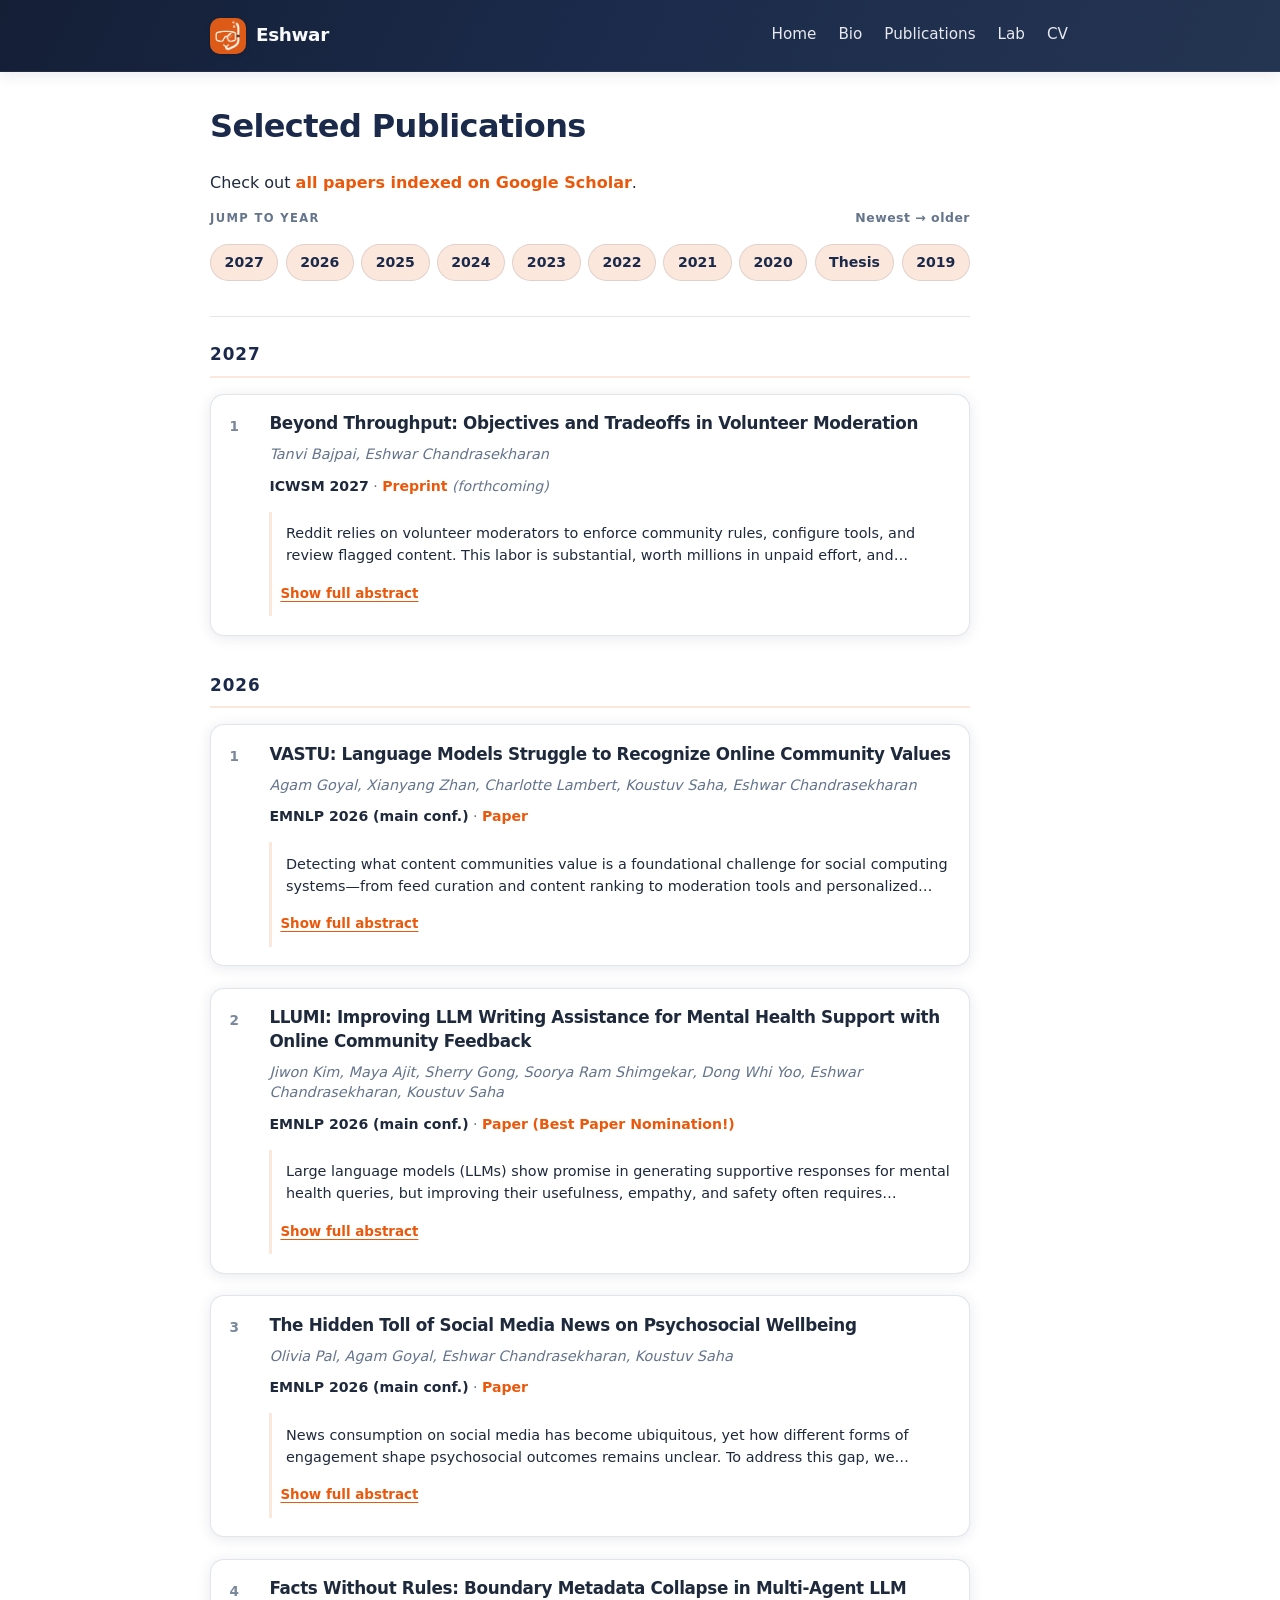
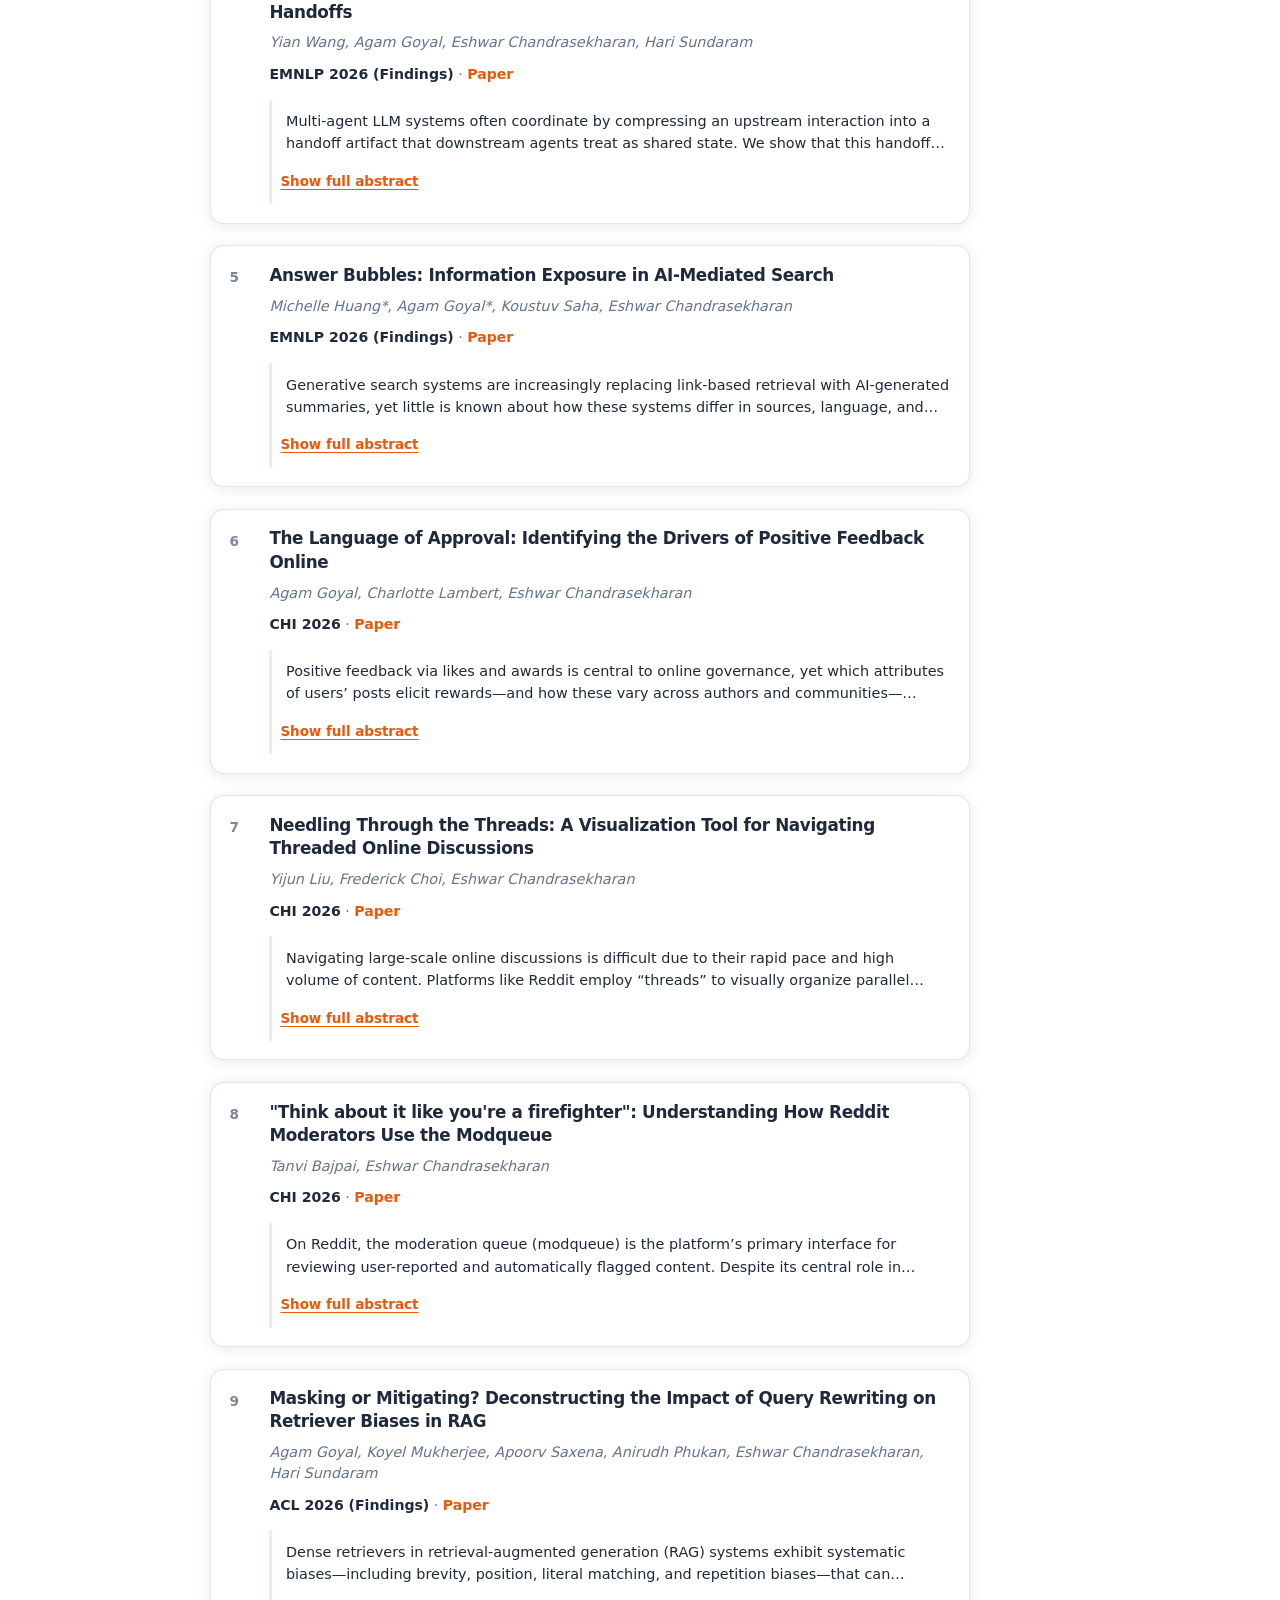
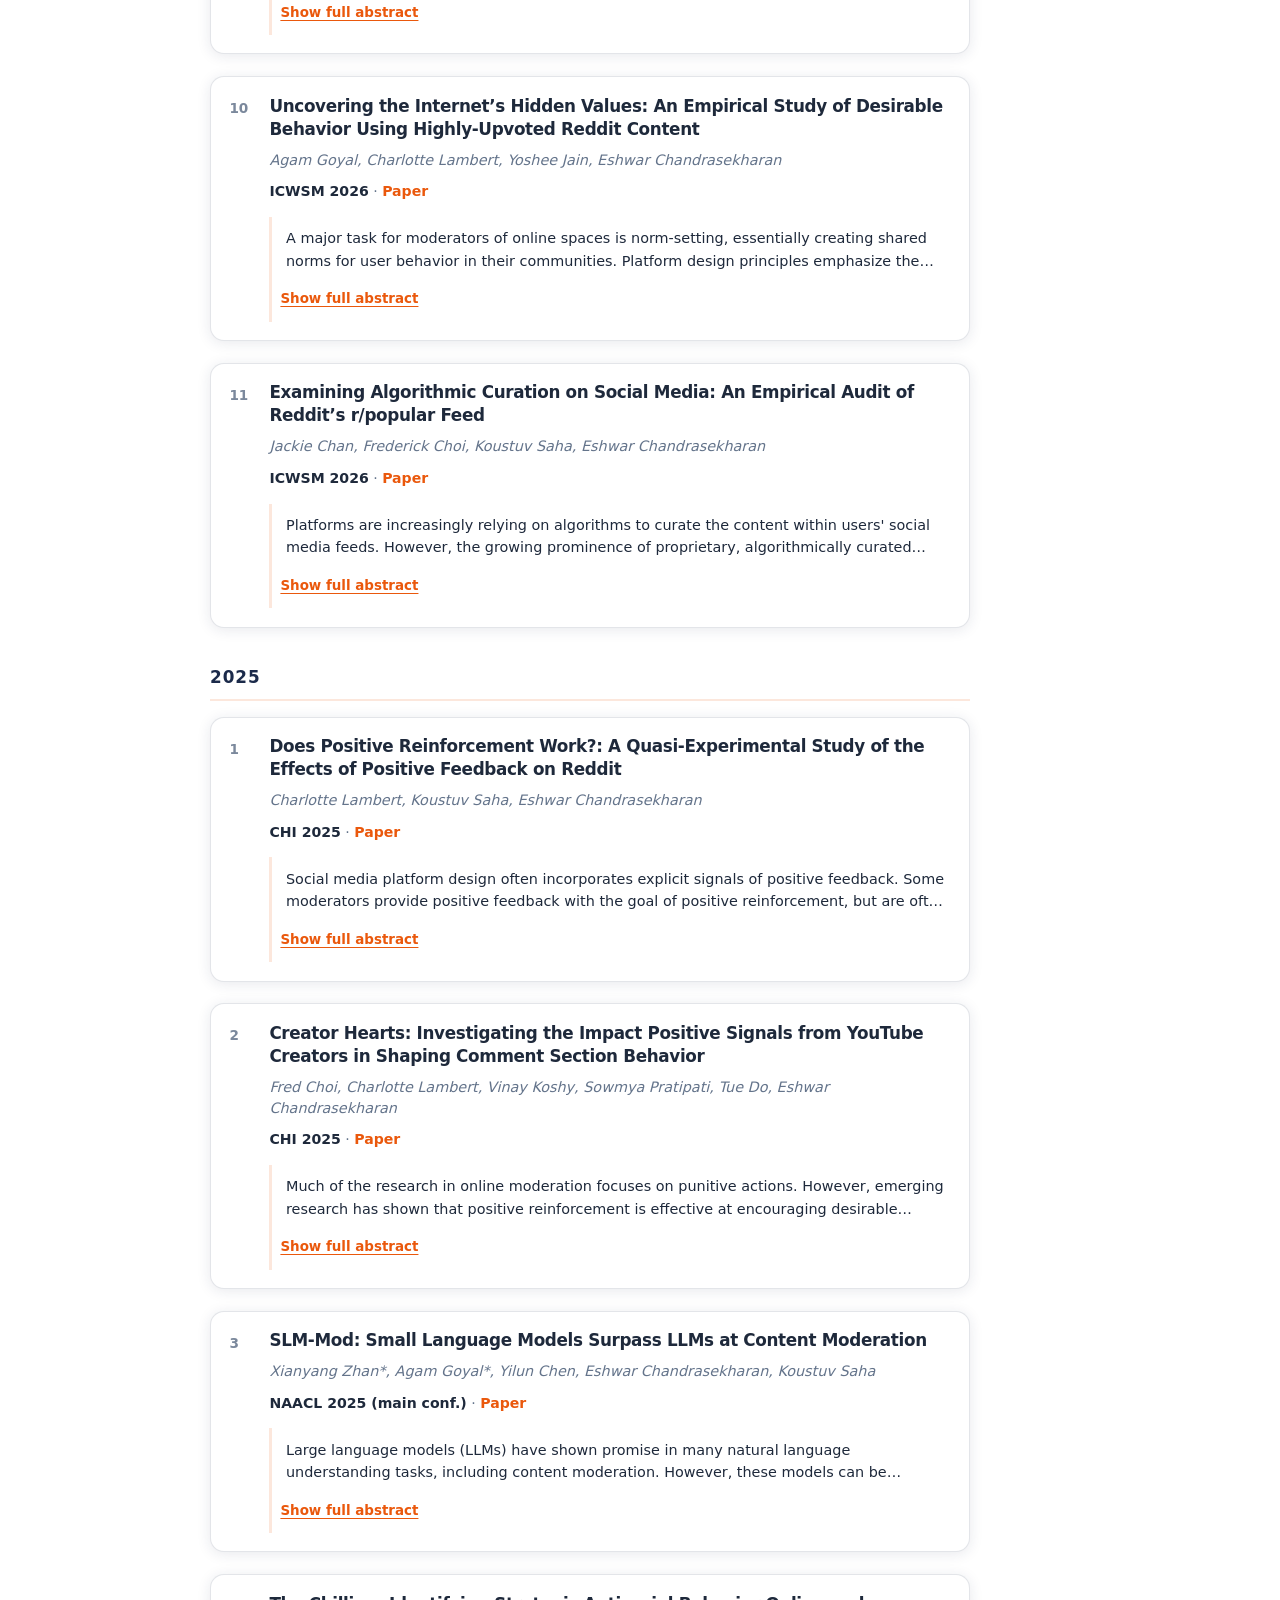
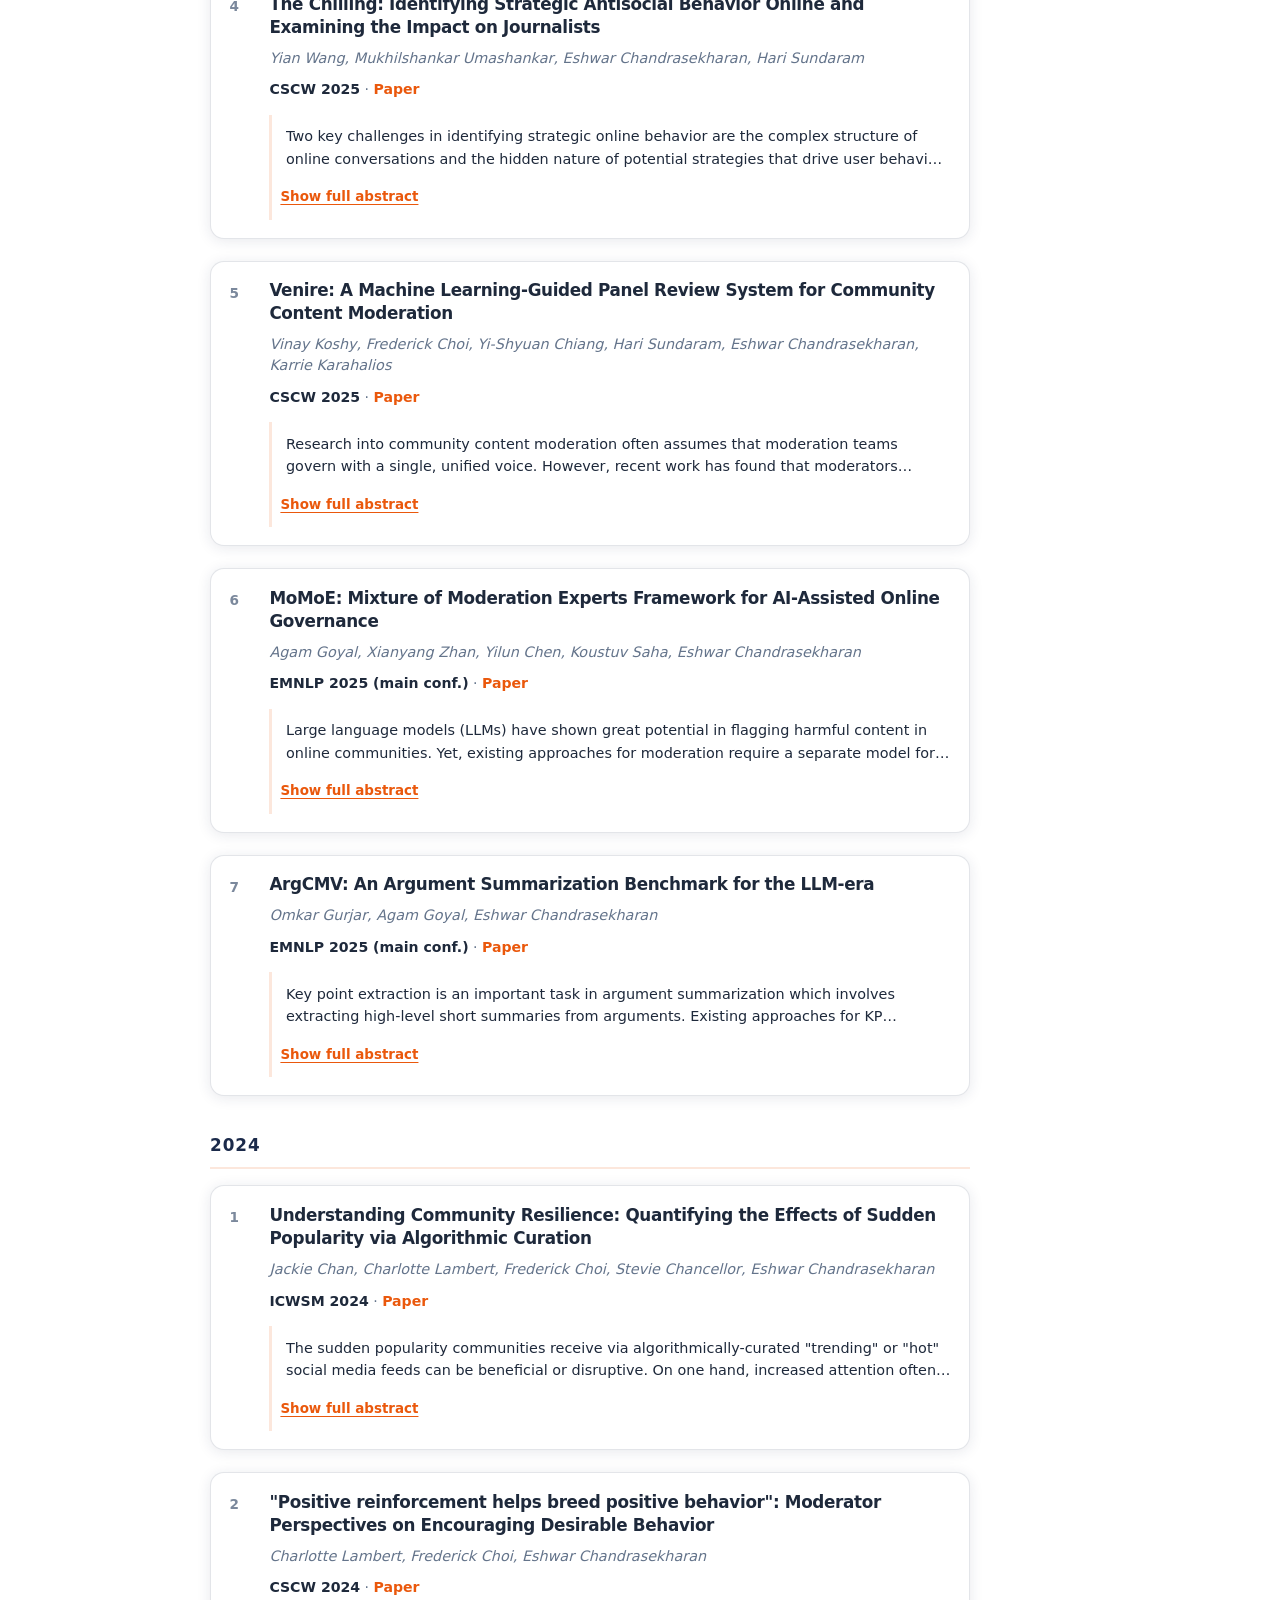
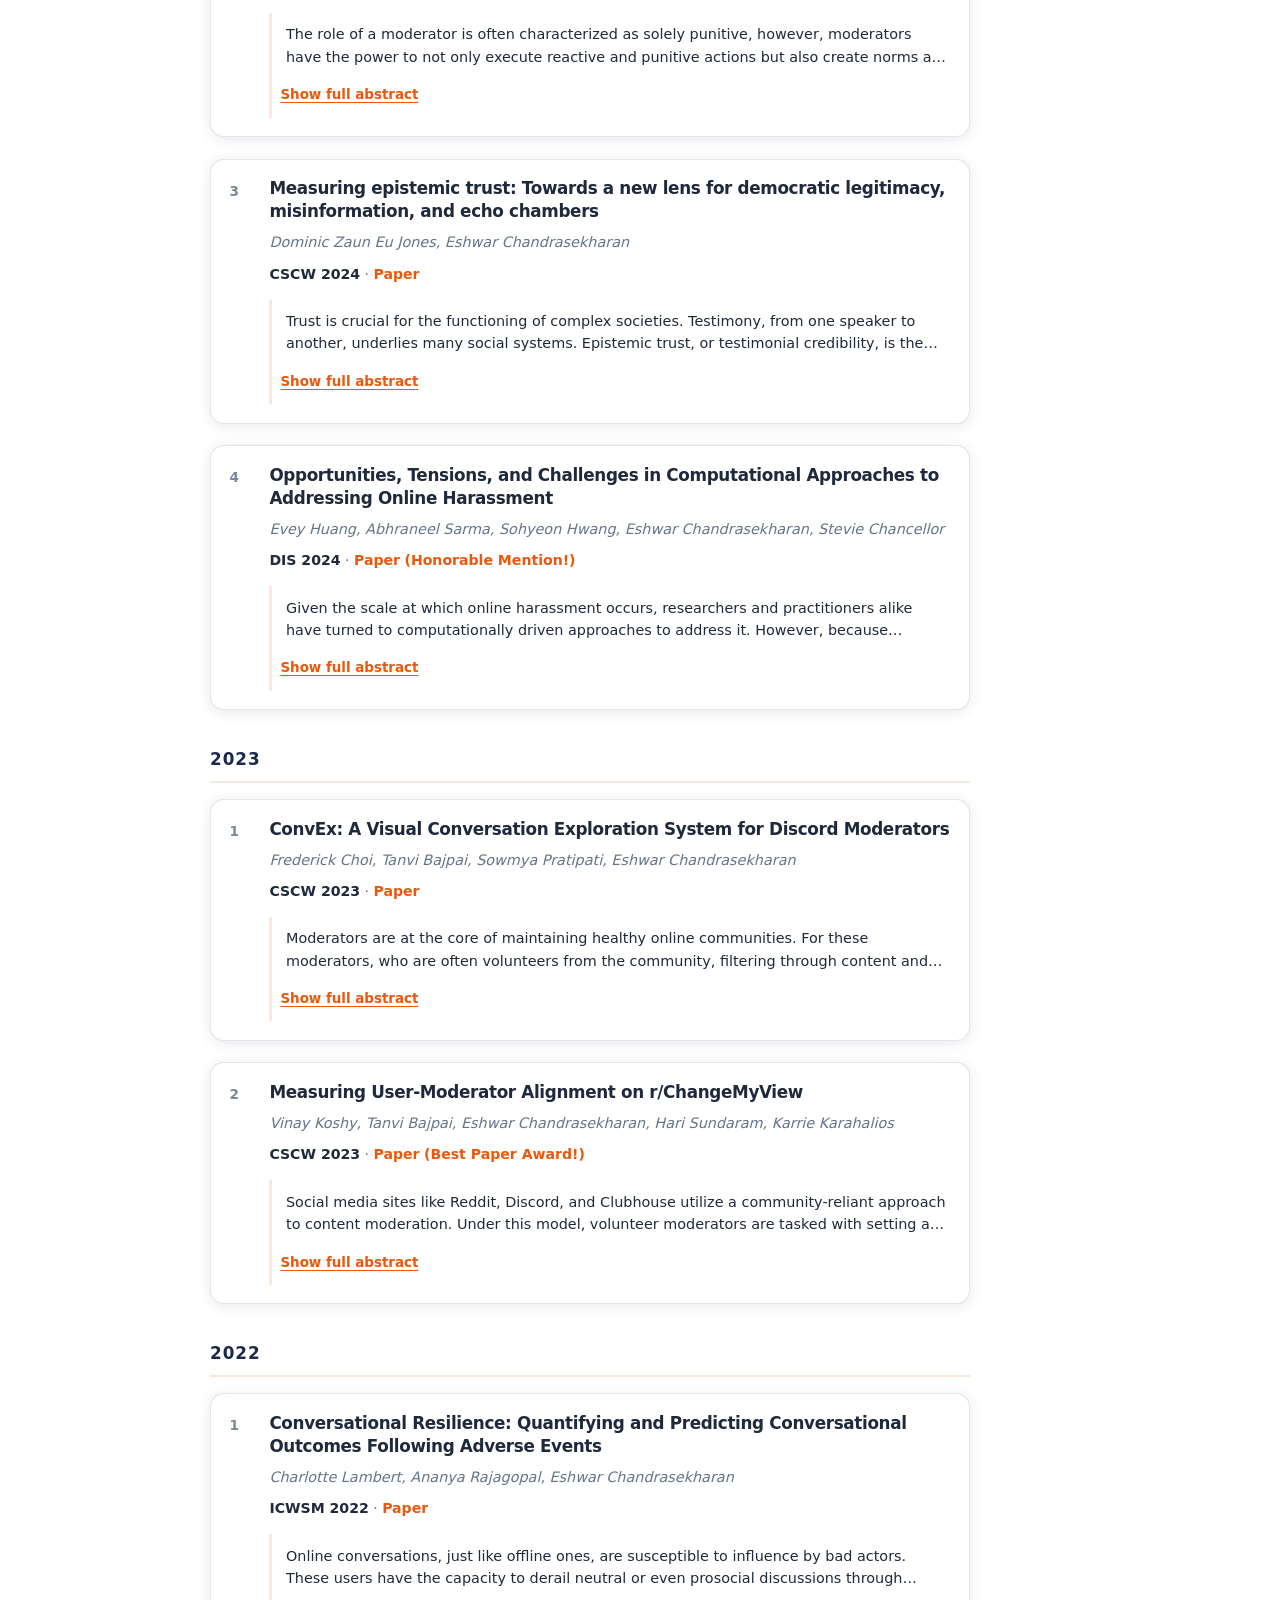
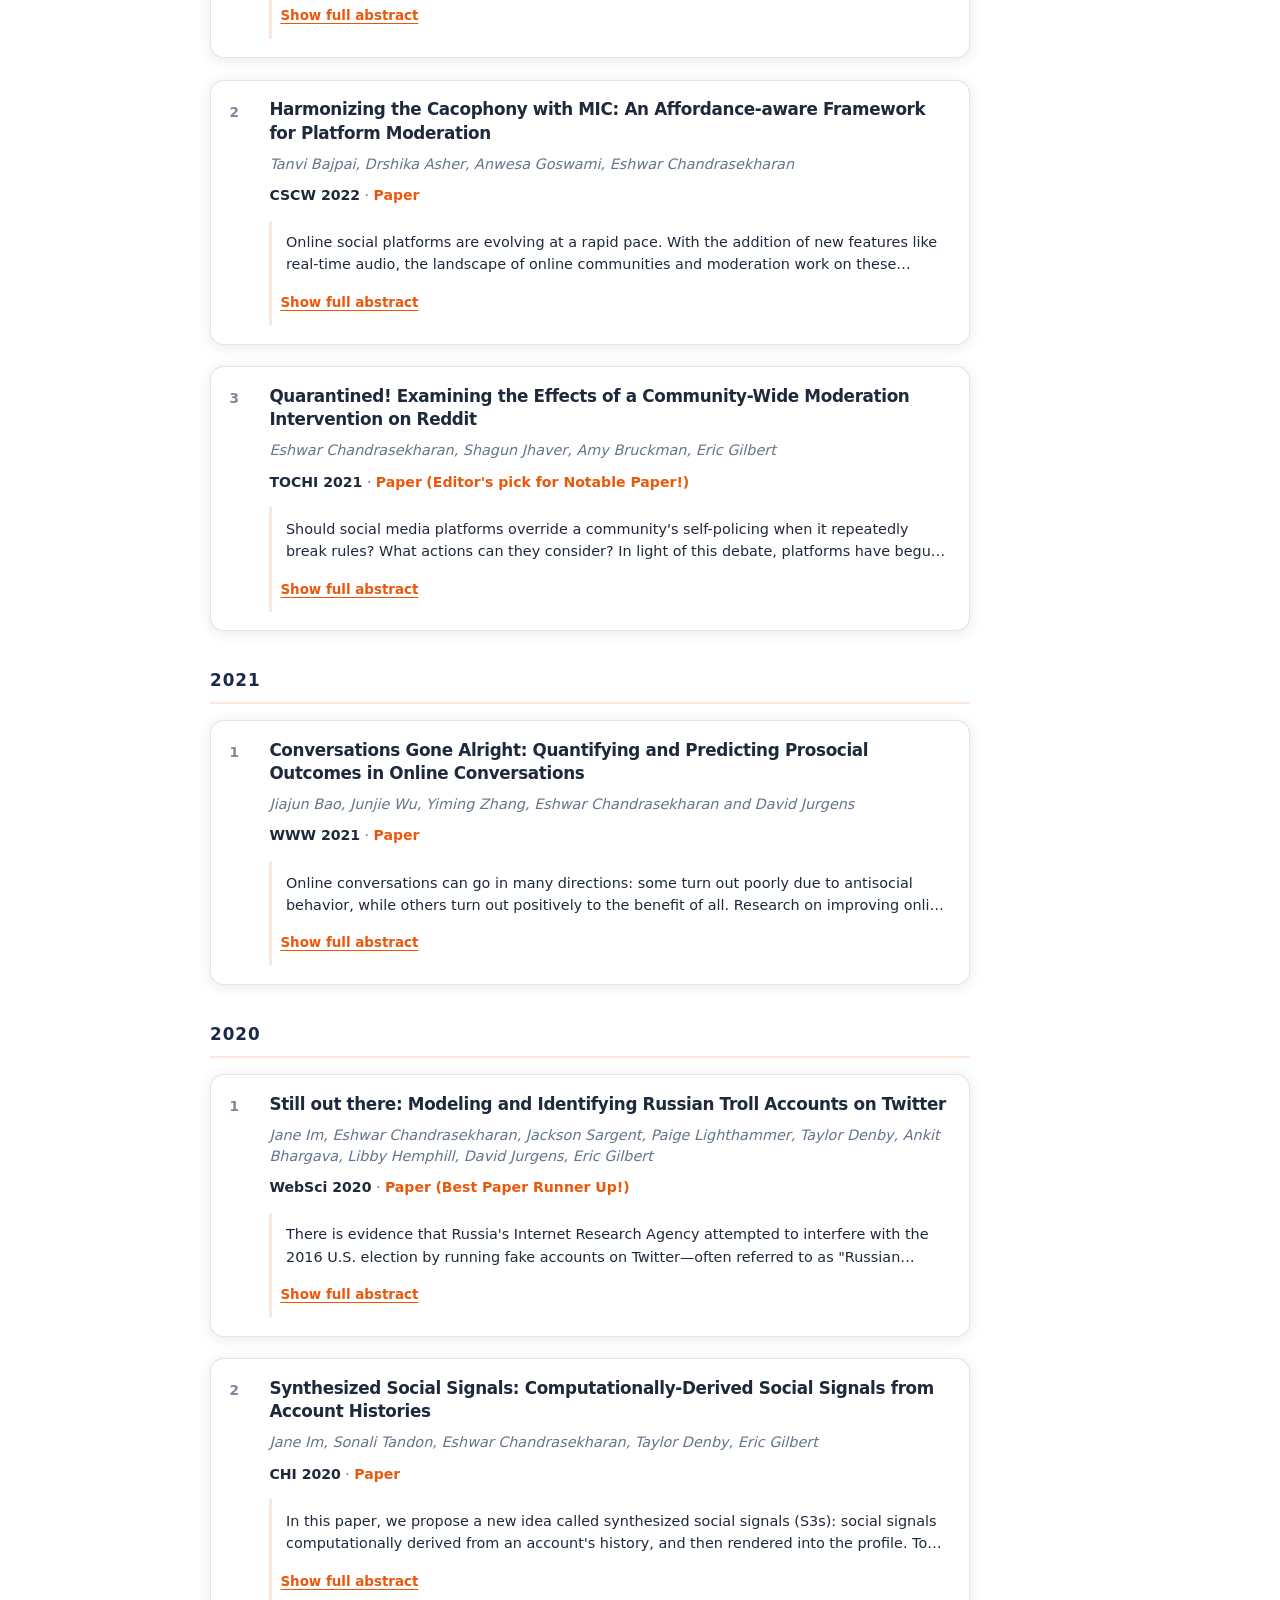
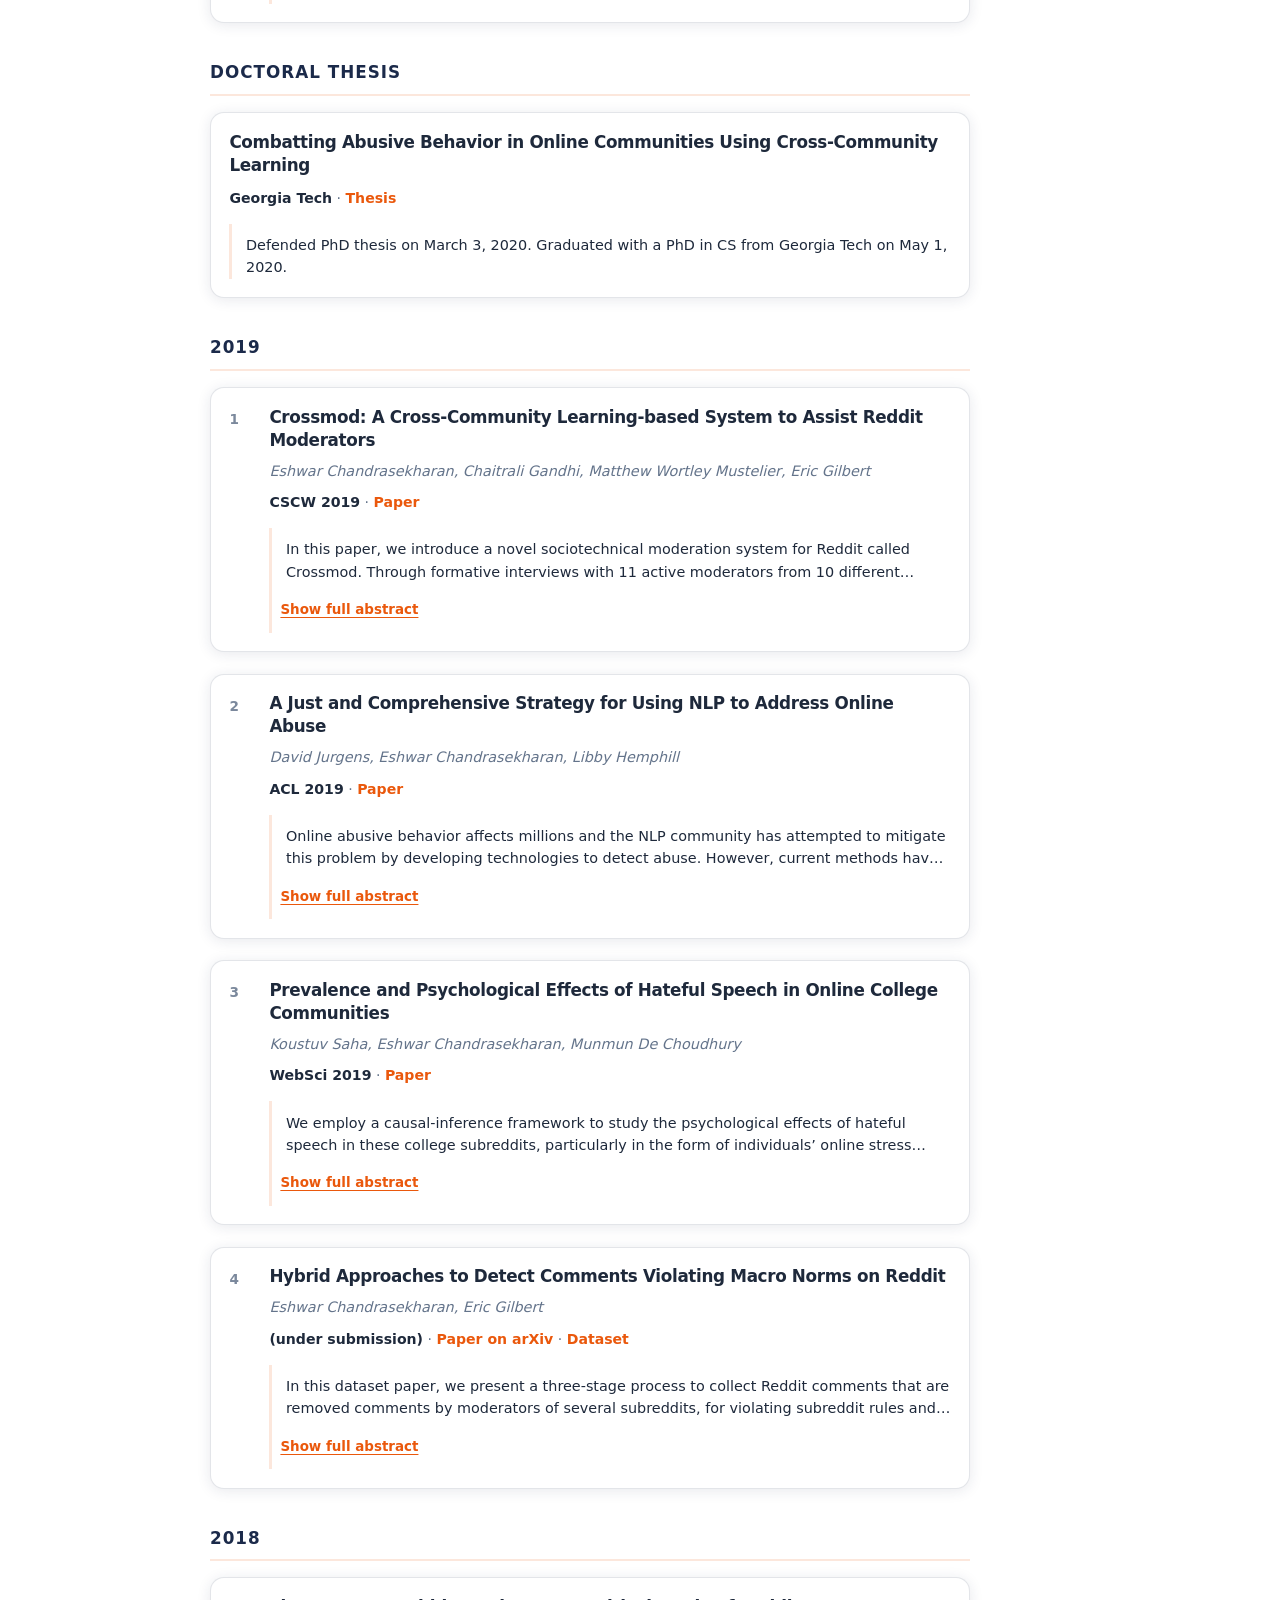
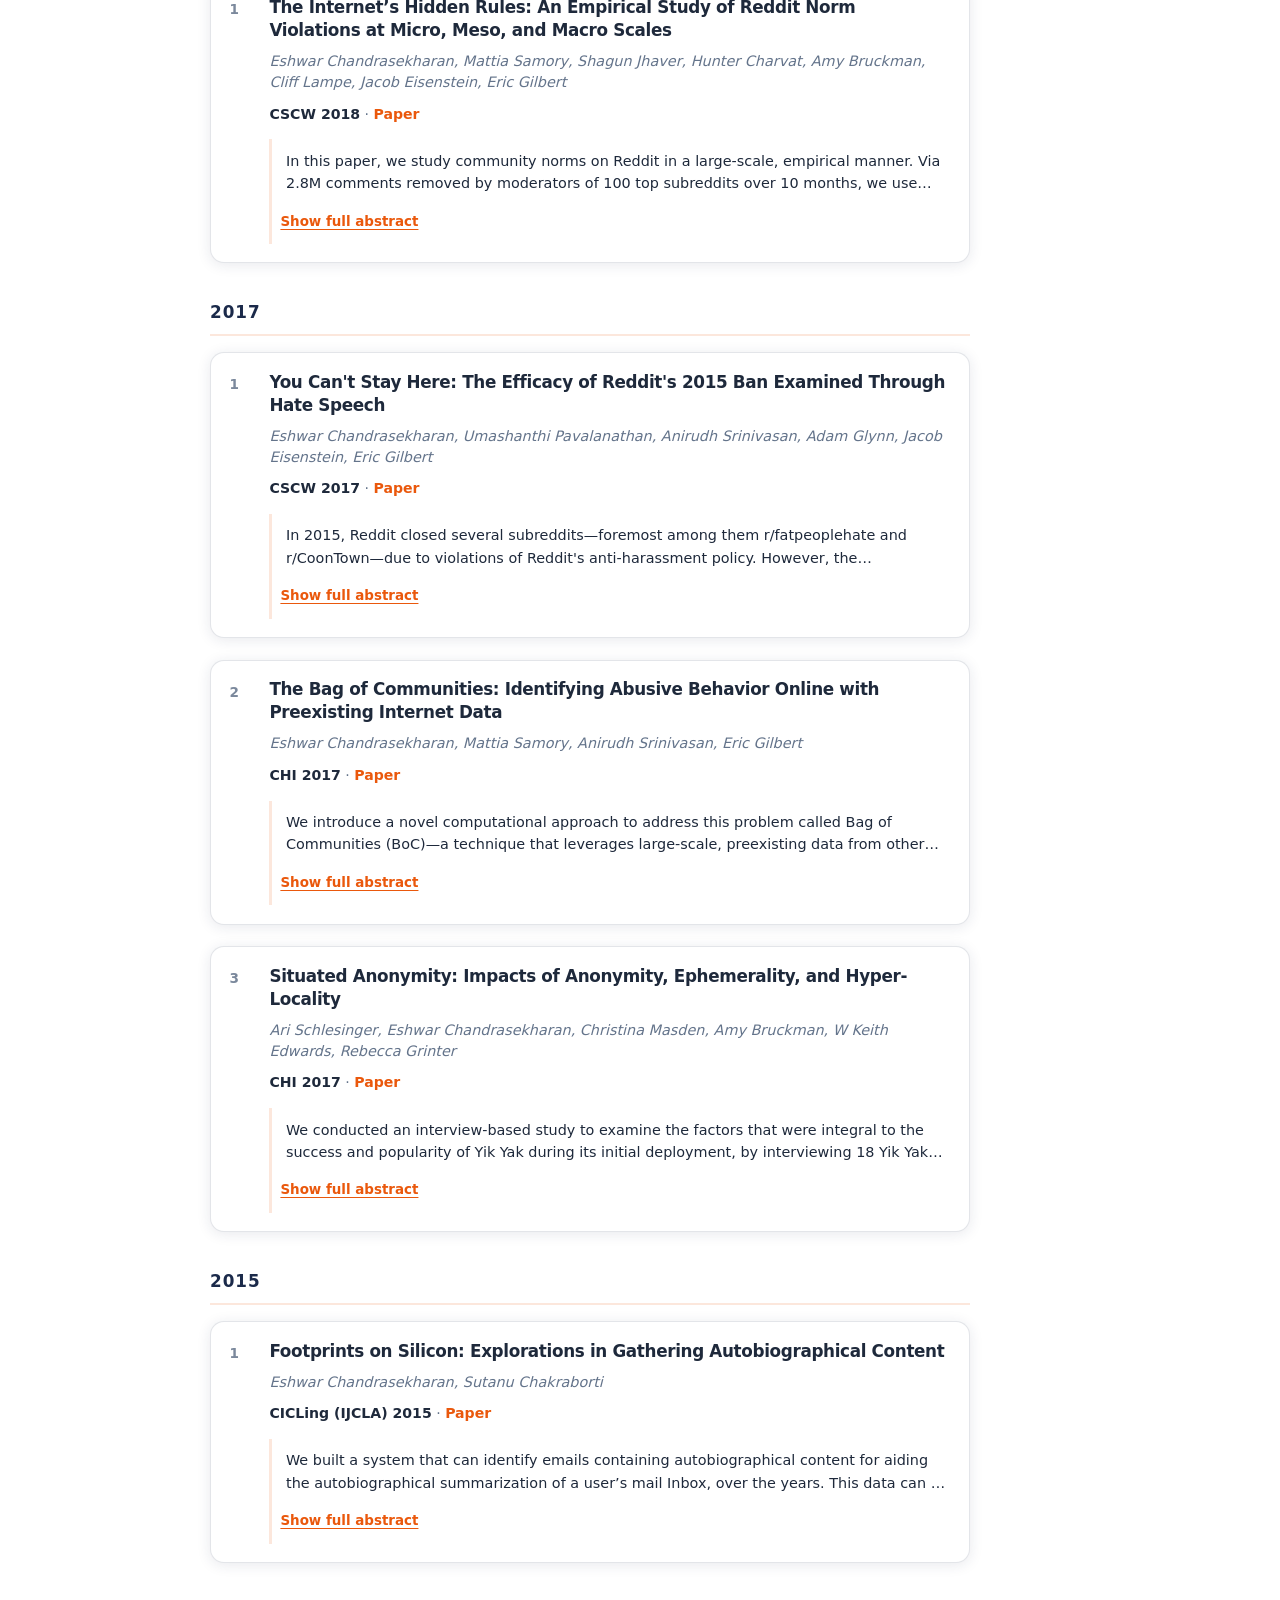
<file: publications/index.html>
<!doctype html>
<html lang="en">
  <head>
    <meta charset="utf-8" />
    <meta name="viewport" content="width=device-width, initial-scale=1, viewport-fit=cover" />
    <title>Publications - Eshwar Chandrasekharan</title>
    <meta name="theme-color" content="#1B2A4A" />
    <link rel="icon" type="image/png" sizes="16x16" href="/favicon-16x16.png?v=2" />
    <link rel="icon" type="image/png" sizes="32x32" href="/favicon-32x32.png?v=2" />
    <link rel="icon" type="image/png" sizes="48x48" href="/favicon-48x48.png?v=2" />
    <link rel="shortcut icon" href="/favicon.ico?v=2" />
    <link rel="apple-touch-icon" href="/apple-touch-icon.png?v=2" />
    <link rel="stylesheet" href="../style.css?v=9" />
  </head>
  <body>
    <header class="site-header">
      <div class="site-header-inner">
        <a class="brand" href="../">
          <img class="site-logo" src="../images/scuba-logo.png" alt="" width="36" height="36" />
          <span class="brand-text">Eshwar</span>
        </a>
        <div class="site-header-controls">
          <button type="button" class="nav-toggle" aria-expanded="false" aria-controls="site-nav" aria-label="Open menu">
            <span class="nav-toggle-bar" aria-hidden="true"></span>
            <span class="nav-toggle-bar" aria-hidden="true"></span>
            <span class="nav-toggle-bar" aria-hidden="true"></span>
          </button>
          <nav id="site-nav" class="site-nav" aria-label="Primary">
            <a href="../">Home</a>
            <a href="../bio/">Bio</a>
            <a href="./">Publications</a>
            <a href="../lab/">Lab</a>
            <a href="../files/eshwar_cv_oct_2026.pdf">CV</a>
          </nav>
        </div>
      </div>
    </header>

    <main class="container">
      <h1 class="page-heading">Selected Publications</h1>
      <div class="prose">
        <p class="page-lead">
          Check out <a href="https://scholar.google.com/citations?user=1cPwS48AAAAJ">all papers indexed on Google Scholar</a>.
        </p>
        <nav class="page-nav page-nav--years" aria-labelledby="year-nav-label">
          <div class="page-nav-head">
            <span class="page-nav-label" id="year-nav-label">Jump to year</span>
            <span class="page-nav-label page-nav-label--hint">Newest → older</span>
          </div>
          <ul class="year-rail" role="list">
            <li><a href="#y-2027">2027</a></li>
            <li><a href="#y-2026">2026</a></li>
            <li><a href="#y-2025">2025</a></li>
            <li><a href="#y-2024">2024</a></li>
            <li><a href="#y-2023">2023</a></li>
            <li><a href="#y-2022">2022</a></li>
            <li><a href="#y-2021">2021</a></li>
            <li><a href="#y-2020">2020</a></li>
            <li><a href="#y-doctoral-thesis">Thesis</a></li>
            <li><a href="#y-2019">2019</a></li>
            <li><a href="#y-2018">2018</a></li>
            <li><a href="#y-2017">2017</a></li>
            <li><a href="#y-2015">2015</a></li>
          </ul>
          <div class="year-select-wrap">
            <label for="pub-year-select" class="visually-hidden">Jump to publication year</label>
            <select id="pub-year-select" class="year-select">
              <option value="">Select year…</option>
              <option value="y-2027">2027</option>
              <option value="y-2026">2026</option>
              <option value="y-2025">2025</option>
              <option value="y-2024">2024</option>
              <option value="y-2023">2023</option>
              <option value="y-2022">2022</option>
              <option value="y-2021">2021</option>
              <option value="y-2020">2020</option>
              <option value="y-doctoral-thesis">Doctoral thesis</option>
              <option value="y-2019">2019</option>
              <option value="y-2018">2018</option>
              <option value="y-2017">2017</option>
              <option value="y-2015">2015</option>
            </select>
          </div>
        </nav>
        <div class="publications-list">
<section class="pub-year" id="y-2027">
<h2 class="pub-year-heading">2027</h2>
<article class="pub-item">
<div class="pub-num">1</div>
<h3 class="pub-title">Beyond Throughput: Objectives and Tradeoffs in Volunteer Moderation</h3>
<p class="pub-authors">Tanvi Bajpai, Eshwar Chandrasekharan</p>
<p class="pub-meta"><span class="pub-venue">ICWSM 2027</span> · <span class="pub-links"><a href="https://arxiv.org/abs/2409.16840">Preprint</a><span class="pub-note"> (forthcoming)</span></span></p>
<p class="pub-abstract">Reddit relies on volunteer moderators to enforce community rules, configure tools, and review flagged content. This labor is substantial, worth millions in unpaid effort, and increasingly hard to sustain as communities grow. While recent updates to Reddit&#x27;s modqueue emphasize efficiency and reducing redundancy, recent research shows that moderators use the interface in varied ways, value objectives beyond throughput (such as fairness and accuracy), and often resist features that disrupt workflows. In this paper, we survey 106 active Reddit moderators to examine the objectives they bring to their modqueue work and the kinds of interventions they consider helpful. Our findings highlight wide variation in values and workflows, with no single objective beyond accuracy dominating, and different perspectives on which interventions are useful. To address this diversity, we introduce a simulation-based approach that can complement empirical findings by probing tradeoffs and testing potential interventions, and provide design recommendations based on our findings.</p>
</article>
</section>
<section class="pub-year" id="y-2026">
<h2 class="pub-year-heading">2026</h2>
<article class="pub-item">
<div class="pub-num">1</div>
<h3 class="pub-title">VASTU: Language Models Struggle to Recognize Online Community Values</h3>
<p class="pub-authors">Agam Goyal, Xianyang Zhan, Charlotte Lambert, Koustuv Saha, Eshwar Chandrasekharan</p>
<p class="pub-meta"><span class="pub-venue">EMNLP 2026 (main conf.)</span> · <span class="pub-links"><a href="../files/emnlp2026-vastu.pdf">Paper</a></span></p>
<p class="pub-abstract">Detecting what content communities value is a foundational challenge for social computing systems—from feed curation and content ranking to moderation tools and personalized recommendation systems. Yet existing approaches remain fragmented across methodological paradigms, and it remains unclear which methods best capture community-specific notions of value. We introduce VASTU (Value-Aligned Social Toolkit for Online Content Curation), a benchmark and evaluation framework for systematically comparing approaches to detecting community-valued content. VASTU includes a dataset of 75,000 comments from 15 diverse Reddit communities, annotated with community approval labels and rich linguistic features. Using VASTU, we evaluate feature-based models, transformers, prompted and fine-tuned language models under global versus community-specific training regimes. We find that community-specific models consistently outperform global approaches, with fine-tuned transformers achieving the strongest performance (0.72 AUROC). Notably, fine-tuned SLMs (0.65 AUROC) substantially outperform prompted LLMs (0.60 AUROC) despite being 100 times smaller. Counterintuitively, chain-of-thought prompting provides no benefit, and reasoning models perform the worst (0.53 AUROC), suggesting this task requires learning community norms rather than test-time reasoning. By releasing VASTU, we provide a standardized benchmark to advance research on value-aligned sociotechnical systems.</p>
</article>
<article class="pub-item">
<div class="pub-num">2</div>
<h3 class="pub-title">LLUMI: Improving LLM Writing Assistance for Mental Health Support with Online Community Feedback</h3>
<p class="pub-authors">Jiwon Kim, Maya Ajit, Sherry Gong, Soorya Ram Shimgekar, Dong Whi Yoo, Eshwar Chandrasekharan, Koustuv Saha</p>
<p class="pub-meta"><span class="pub-venue">EMNLP 2026 (main conf.)</span> · <span class="pub-links"><a href="../files/emnlp2026-llumi.pdf">Paper</a> <span class="pub-award">(Best Paper Nomination!)</span></span></p>
<p class="pub-abstract">Large language models (LLMs) show promise in generating supportive responses for mental health queries, but improving their usefulness, empathy, and safety often requires substantial compute, expert input, and labeled data. At the same time, deploying proprietary, cloud-based models for mental health-related interactions raises important privacy and data-governance concerns, given the sensitivities. To address this challenge, we introduce LLUMI setup that can be hosted in-house within protected environments. LLUMI consists of two complementary components: a generation model (GM), which drafts supportive responses to mental health queries, and an improvement model (IM), which revises an initial human-crafted response. We leverage feedback signals from Reddit mental health communities, using community endorsement patterns such as upvotes and downvotes to construct chosen–rejected response pairs for Supervised Fine Tuning (SFT) and Direct Preference Optimization (DPO). We further align LLUMI using human evaluation across five dimensions: readability, empathy, connection, actionability, and safety. Our results show that, despite relying on smaller open-source models rather than proprietary cloud-based GPT models, LLUMI achieves comparable performance across linguistic analyses and human evaluations. These findings suggest that open-source models, when trained with community-derived preference signals, can support high-quality mental health support assistance while offering a more privacy-preserving alternative for sensitive support contexts.</p>
</article>
<article class="pub-item">
<div class="pub-num">3</div>
<h3 class="pub-title">The Hidden Toll of Social Media News on Psychosocial Wellbeing</h3>
<p class="pub-authors">Olivia Pal, Agam Goyal, Eshwar Chandrasekharan, Koustuv Saha</p>
<p class="pub-meta"><span class="pub-venue">EMNLP 2026 (main conf.)</span> · <span class="pub-links"><a href="../files/emnlp2026-hidden-toll-news.pdf">Paper</a></span></p>
<p class="pub-abstract">News consumption on social media has become ubiquitous, yet how different forms of engagement shape psychosocial outcomes remains unclear. To address this gap, we leveraged a large-scale dataset of ∼26M posts and ∼45M comments on the Bluesky platform, and conducted a quasi-experimental study, matching 81,345 Treated users exposed to News feeds with 83,711 Control users using stratified propensity score analysis. We examined psychosocial wellbeing, in terms of affective, behavioral, and cognitive outcomes. Our findings reveal that news engagement produces systematic trade-offs: increased depression, stress, and anxiety, yet decreased loneliness and increased social interaction on the platform. Regression models reveal that News feed bookmarking is associated with greater psychosocial deterioration compared to commenting or quoting, with magnitude differences exceeding tenfold. These per-engagement effects accumulate with repeated exposure, showing significant psychosocial impacts. Our work extends theories of news effects beyond crisis-centric frameworks by demonstrating that routine consumption creates distinct psychological dynamics depending on engagement type, and bears implications for tools and interventions for mitigating the psychosocial costs of news consumption on social media.</p>
</article>
<article class="pub-item">
<div class="pub-num">4</div>
<h3 class="pub-title">Facts Without Rules: Boundary Metadata Collapse in Multi-Agent LLM Handoffs</h3>
<p class="pub-authors">Yian Wang, Agam Goyal, Eshwar Chandrasekharan, Hari Sundaram</p>
<p class="pub-meta"><span class="pub-venue">EMNLP 2026 (Findings)</span> · <span class="pub-links"><a href="../files/emnlp2026-facts-without-rules.pdf">Paper</a></span></p>
<p class="pub-abstract">Multi-agent LLM systems often coordinate by compressing an upstream interaction into a handoff artifact that downstream agents treat as shared state. We show that this handoff step is a structural source of privacy leakage: summaries preferentially preserve operational facts while weakening the boundary metadata that governs how those facts may be used—a failure mode we call summary collapse. On a controlled multi-agent coordination testbed we measure marker survival with a human-validated judge (κ = 0.74), where σb = 1 means every boundary marker survives verbatim and σb = 0 means all are lost. Boundary-marker and operational-fact survival are nearly uncorrelated at the handoff level on both GPT-5-mini and DeepSeek-R1-32B (Pearson r near zero): uncompressed free-text handoffs preserve boundaries at σb of 0.78 to 0.98 across models, whereas a 25-word budget drops σb to 0.56 to 0.69 while operational-fact survival stays near ceiling. Controlled downstream tests reveal that protection depends on boundary explicitness: vague languages leak in 73% of GPT and 50% of DeepSeek cases, while explicit constraints reduce leakage to under 15% across all three tested models. A no-handoff single-agent control further shows the failure is not reducible to multi-agent topology as direct full-marker access still leaks more often than the operationalized handoff. Prompt-only mitigation and exact-string redaction only partially address the problem, while a gold-derived audience allowlist nearly eliminates leakage across models, showing that correctly identifying audience boundaries is the key factor.</p>
</article>
<article class="pub-item">
<div class="pub-num">5</div>
<h3 class="pub-title">Answer Bubbles: Information Exposure in AI-Mediated Search</h3>
<p class="pub-authors">Michelle Huang*, Agam Goyal*, Koustuv Saha, Eshwar Chandrasekharan</p>
<p class="pub-meta"><span class="pub-venue">EMNLP 2026 (Findings)</span> · <span class="pub-links"><a href="../files/emnlp2026-answer-bubbles.pdf">Paper</a></span></p>
<p class="pub-abstract">Generative search systems are increasingly replacing link-based retrieval with AI-generated summaries, yet little is known about how these systems differ in sources, language, and fidelity to cited material. We examine responses to 11,000 real search queries across four systems—vanilla GPT, Search GPT, Google AI Overviews, and traditional Google Search—at three levels: source diversity, linguistic characterization of the generated summary, and source-summary fidelity. We find that generative search systems exhibit significant source-selection biases in their citations, favoring certain sources over others. Incorporating search also selectively attenuates epistemic markers, reducing hedging by up to 60% while preserving confidence language in the AI-generated summaries. At the same time, AI summaries further compound the citation biases: Wikipedia and longer sources are disproportionately overrepresented, whereas cited social media content and negatively framed sources are substantially underrepresented. Our findings highlight the potential for answer bubbles, in which identical queries yield structurally different information realities across systems, with implications for user trust, source visibility, and the transparency of AI-mediated information access.</p>
</article>
<article class="pub-item">
<div class="pub-num">6</div>
<h3 class="pub-title">The Language of Approval: Identifying the Drivers of Positive Feedback Online</h3>
<p class="pub-authors">Agam Goyal, Charlotte Lambert, Eshwar Chandrasekharan</p>
<p class="pub-meta"><span class="pub-venue">CHI 2026</span> · <span class="pub-links"><a href="../files/chi2026-language-of-approval.pdf">Paper</a></span></p>
<p class="pub-abstract">Positive feedback via likes and awards is central to online governance, yet which attributes of users’ posts elicit rewards—and how these vary across authors and communities—remains unclear. To examine this, we combine quasi-experimental causal inference with predictive modeling on 11M posts from 100 subreddits. We identify linguistic patterns and stylistic attributes causally linked to rewards, controlling for author reputation, timing, and community context. For example, overtly complicated language, tentative style, and toxicity reduce rewards. We use our set of curated features to train models that can detect highly-upvoted posts with high AUC. Our audit of community guidelines highlights a “policy-practice gap”—most rules focus primarily on civility and formatting requirements, with little emphasis on the attributes identified to drive positive feedback. These results inform the design of community guidelines, support interfaces that teach users how to craft desirable contributions, and moderation workflows that emphasize positive reinforcement over purely punitive enforcement.</p>
</article>
<article class="pub-item">
<div class="pub-num">7</div>
<h3 class="pub-title">Needling Through the Threads: A Visualization Tool for Navigating Threaded Online Discussions</h3>
<p class="pub-authors">Yijun Liu, Frederick Choi, Eshwar Chandrasekharan</p>
<p class="pub-meta"><span class="pub-venue">CHI 2026</span> · <span class="pub-links"><a href="../files/chi2026-needle.pdf">Paper</a></span></p>
<p class="pub-abstract">Navigating large-scale online discussions is difficult due to their rapid pace and high volume of content. Platforms like Reddit employ “threads” to visually organize parallel discussions, but deep nesting obscures conversation flow. For moderators, this fragmentation compounds the difficulty of following evolving conversations and maintaining context across threads, which limits timely and effective moderation. In this paper, we present Needle, an interactive system that applies visual analytics to summarize key conversational metrics: activity, toxicity, and voting trends over time. Needle provides both high-level overviews and detailed breakdowns of threads, enabling moderators to identify priority areas without reading through entire nested conversations. Through a user study with ten Reddit moderators, we find that Needle provides a practical solution to maintain contextual understanding when navigating threaded discussions. Based on these findings, we propose design guidelines for future visualization-based tools that shape how people consume, interpret, and make sense of large-scale online discussions.</p>
</article>
<article class="pub-item">
<div class="pub-num">8</div>
<h3 class="pub-title">&quot;Think about it like you&#x27;re a firefighter&quot;: Understanding How Reddit Moderators Use the Modqueue</h3>
<p class="pub-authors">Tanvi Bajpai, Eshwar Chandrasekharan</p>
<p class="pub-meta"><span class="pub-venue">CHI 2026</span> · <span class="pub-links"><a href="../files/chi2026-modqueue-survey.pdf">Paper</a></span></p>
<p class="pub-abstract">On Reddit, the moderation queue (modqueue) is the platform’s primary interface for reviewing user-reported and automatically flagged content. Despite its central role in Reddit’s community reliant moderation model, little is known about how moderators actually use it in practice. To address this gap, we surveyed 110 moderators, who collectively oversee more than 400 subreddits, to understand how the modqueue fits into their workflows and what its design enables or constrains. We find substantial variation in modqueue use: some moderators treat it as a daily checklist, others use it to identify patterns or emerging issues, and many routinely leave the interface to gather additional context or coordinate with teammates. Respondents also described persistent challenges, including coordination issues such as collisions, incomplete or noisy information signals, and friction created by fragmented interface versions and reliance on third-party tools. Taken together, we show the modqueue is neither a one-size-fits-all solution nor sufficient on its own for supporting moderator review. We outline opportunities for more modular, better-integrated moderation infrastructures that support both item-level review and broader governance activities, and that better align with the collaborative and value-driven nature of volunteer moderation on Reddit.</p>
</article>
<article class="pub-item">
<div class="pub-num">9</div>
<h3 class="pub-title">Masking or Mitigating? Deconstructing the Impact of Query Rewriting on Retriever Biases in RAG</h3>
<p class="pub-authors">Agam Goyal, Koyel Mukherjee, Apoorv Saxena, Anirudh Phukan, Eshwar Chandrasekharan, Hari Sundaram</p>
<p class="pub-meta"><span class="pub-venue">ACL 2026 (Findings)</span> · <span class="pub-links"><a href="../files/acl2026-masking-or-mitigating.pdf">Paper</a></span></p>
<p class="pub-abstract">Dense retrievers in retrieval-augmented generation (RAG) systems exhibit systematic biases—including brevity, position, literal matching, and repetition biases—that can compromise retrieval quality. Query rewriting techniques are now standard in RAG pipelines, yet their impact on these biases remains unexplored. We present the first systematic study of how query enhancement techniques affect dense retrieval biases, evaluating five methods across six retrievers. Our findings reveal that simple LLM-based rewriting achieves the strongest aggregate bias reduction (54%), yet fails under adversarial conditions where multiple biases combine. Mechanistic analysis uncovers two distinct mechanisms: simple rewriting reduces bias through increased score variance, while pseudo-document generation methods achieve reduction through genuine decorrelation from bias-inducing features. However, no technique uniformly addresses all biases, and effects vary substantially across retrievers. Our results provide practical guidance for selecting query enhancement strategies based on specific bias vulnerabilities. More broadly, we establish a taxonomy distinguishing query-document interaction biases from document encoding biases, clarifying the limits of query-side interventions for debiasing RAG systems.</p>
</article>
<article class="pub-item">
<div class="pub-num">10</div>
<h3 class="pub-title">Uncovering the Internet’s Hidden Values: An Empirical Study of Desirable Behavior Using Highly-Upvoted Reddit Content</h3>
<p class="pub-authors">Agam Goyal, Charlotte Lambert, Yoshee Jain, Eshwar Chandrasekharan</p>
<p class="pub-meta"><span class="pub-venue">ICWSM 2026</span> · <span class="pub-links"><a href="../files/icwsm2026-hidden-values.pdf">Paper</a></span></p>
<p class="pub-abstract">A major task for moderators of online spaces is norm-setting, essentially creating shared norms for user behavior in their communities. Platform design principles emphasize the importance of highlighting norm-adhering examples and explicitly stating community norms. However, norms and values vary between communities and go beyond content-level attributes, making it challenging for platforms and researchers to provide automated ways to identify desirable behavior to be highlighted. Current automated approaches to detect desirability are limited to measures of prosocial behavior, but we do not know whether these measures fully capture the spectrum of what communities value. In this paper, we use upvotes, which express community approval, as a proxy for desirability and examine 16,000 highly-upvoted comments across 80 popular sub-communities on Reddit. Using a large language model, we extract values from these comments across two years (2016 and 2022) and compile 64 and 72 macro, meso, and micro values for 2016 and 2022 respectively, based on their frequency across communities. Furthermore, we find that existing computational models for measuring prosociality were inadequate to capture on average 82% of the values we extracted. Finally, we show that our approach can not only extract most of the qualitatively-identified values from prior taxonomies, but also uncover new values that are actually encouraged in practice. Our findings highlight the need for nuanced models of desirability that go beyond preexisting prosocial measures. This work has implications for improving moderator understanding of their community values and provides a framework that can supplement qualitative approaches with larger-scale content analyses.</p>
</article>
<article class="pub-item">
<div class="pub-num">11</div>
<h3 class="pub-title">Examining Algorithmic Curation on Social Media: An Empirical Audit of Reddit’s r/popular Feed</h3>
<p class="pub-authors">Jackie Chan, Frederick Choi, Koustuv Saha, Eshwar Chandrasekharan</p>
<p class="pub-meta"><span class="pub-venue">ICWSM 2026</span> · <span class="pub-links"><a href="../files/icwsm2026-popular-feed.pdf">Paper</a></span></p>
<p class="pub-abstract">Platforms are increasingly relying on algorithms to curate the content within users&#x27; social media feeds. However, the growing prominence of proprietary, algorithmically curated feeds has concealed what factors influence the presentation of content on social media feeds and how that presentation affects user behavior. This lack of transparency can be detrimental to users, from reducing users&#x27; agency over their content consumption to the propagation of misinformation and toxic content. To uncover details about how these feeds operate and influence user behavior, we conduct an empirical audit of Reddit&#x27;s algorithmically curated trending feed called r/popular. Using 10K r/popular posts collected by taking snapshots of the feed over 11 months, we find that recent comments help a post remain on r/popular longer and climb the feed. We also find that posts below rank 80 correspond to a sharp decline in activity compared to posts above. When examining the effects of having a higher proportion of undesired behavior—i.e., moderator-removed and toxic comments—we find no significant evidence that it helps posts stay on r/popular for longer. Although posts closer to the top receive more undesired comments, we find this increase to coincide with a broader increase in overall engagement—rather than indicating a disproportionate effect on undesired activity. The relationships between algorithmic rank and engagement highlight the extent to which algorithms employed by social media platforms essentially determine which content is prioritized and which is not. We conclude by discussing how content creators, consumers, and moderators on social media platforms can benefit from empirical audits aimed at improving transparency in algorithmically curated feeds.</p>
</article>
</section>
<section class="pub-year" id="y-2025">
<h2 class="pub-year-heading">2025</h2>
<article class="pub-item">
<div class="pub-num">1</div>
<h3 class="pub-title">Does Positive Reinforcement Work?: A Quasi-Experimental Study of the Effects of Positive Feedback on Reddit</h3>
<p class="pub-authors">Charlotte Lambert, Koustuv Saha, Eshwar Chandrasekharan</p>
<p class="pub-meta"><span class="pub-venue">CHI 2025</span> · <span class="pub-links"><a href="../files/chi2025-positive-reinforcement.pdf">Paper</a></span></p>
<p class="pub-abstract">Social media platform design often incorporates explicit signals of positive feedback. Some moderators provide positive feedback with the goal of positive reinforcement, but are often unsure of their ability to actually influence user behavior. Despite its widespread use and theory touting positive feedback as crucial for user motivation, its effect on recipients is relatively unknown. This paper examines how positive feedback impacts Reddit users and evaluates its differential effects to understand who benefits most from receiving positive feedback. Through a causal inference study of 11M posts across 4 months, we find that users who received positive feedback made more frequent (2% per day) and higher quality (57% higher score; 2% fewer removals per day) posts compared to a set of matched control users. Our findings highlight the need for platforms and communities to expand their perspective on moderation and complement punitive approaches with positive reinforcement strategies.</p>
</article>
<article class="pub-item">
<div class="pub-num">2</div>
<h3 class="pub-title">Creator Hearts: Investigating the Impact Positive Signals from YouTube Creators in Shaping Comment Section Behavior</h3>
<p class="pub-authors">Fred Choi, Charlotte Lambert, Vinay Koshy, Sowmya Pratipati, Tue Do, Eshwar Chandrasekharan</p>
<p class="pub-meta"><span class="pub-venue">CHI 2025</span> · <span class="pub-links"><a href="../files/chi2025-creator-hearts.pdf">Paper</a></span></p>
<p class="pub-abstract">Much of the research in online moderation focuses on punitive actions. However, emerging research has shown that positive reinforcement is effective at encouraging desirable behavior on online platforms. We extend this research by studying the “creator heart” feature on YouTube, quantifying their primary effects on comments that receive hearts and on videos where hearts have been given out by creators. We find that creator hearts increased the visibility of comments, and increased the amount of positive engagement they received from other users. We also find that the presence of a creator-hearted comment soon after a video is published can incentivize viewers to comment, increasing the total engagement with the video over time. We discuss how creators can use hearts to shape behavior in their communities by highlighting, rewarding, and incentivizing desirable behaviors from users. We discuss avenues for extending our study to understanding positive signals from moderators on other platforms.</p>
</article>
<article class="pub-item">
<div class="pub-num">3</div>
<h3 class="pub-title">SLM-Mod: Small Language Models Surpass LLMs at Content Moderation</h3>
<p class="pub-authors">Xianyang Zhan*, Agam Goyal*, Yilun Chen, Eshwar Chandrasekharan, Koustuv Saha</p>
<p class="pub-meta"><span class="pub-venue">NAACL 2025 (main conf.)</span> · <span class="pub-links"><a href="../files/naacl2025-slm-mod.pdf">Paper</a></span></p>
<p class="pub-abstract">Large language models (LLMs) have shown promise in many natural language understanding tasks, including content moderation. However, these models can be expensive to query in real-time and do not allow for a community-specific approach to content moderation. To address these challenges, we explore the use of open-source small language models (SLMs) for community-specific content moderation tasks. We fine-tune and evaluate SLMs (less than 15B parameters) by comparing their performance against much larger open- and closed-sourced models in both a zero-shot and few-shot setting. Using 150K comments from 15 popular Reddit communities, we find that SLMs outperform zero-shot LLMs at content moderation—11.5% higher accuracy and 25.7% higher recall on average across all communities. Moreover, few-shot in-context learning shows only a marginal increase in the performance of LLMs, still lacking compared to SLMs. We further show the promise of cross-community content moderation, which has implications for new communities and the development of cross-platform moderation techniques. Finally, we outline directions for future work on language model based content moderation.</p>
</article>
<article class="pub-item">
<div class="pub-num">4</div>
<h3 class="pub-title">The Chilling: Identifying Strategic Antisocial Behavior Online and Examining the Impact on Journalists</h3>
<p class="pub-authors">Yian Wang, Mukhilshankar Umashankar, Eshwar Chandrasekharan, Hari Sundaram</p>
<p class="pub-meta"><span class="pub-venue">CSCW 2025</span> · <span class="pub-links"><a href="../files/cscw2025-chilling.pdf">Paper</a></span></p>
<p class="pub-abstract">Two key challenges in identifying strategic online behavior are the complex structure of online conversations and the hidden nature of potential strategies that drive user behavior. To address these, we develop a new tree-structured Transformer model that categorizes replies based on their hierarchical conversation structures, offering insights into the latent strategies underlying these interactions. Extensive experiments demonstrate that our proposed classification model can effectively detect different user groups—namely attackers, supporters, and bystanders—and their latent strategies. To demonstrate the utility of our approach, we apply this classifier to real-time Twitter data and conduct a series of quantitative analyses on the interactions between journalists with diverse cultural backgrounds and different groups of users—attackers, supporters, and bystanders. Our classification approach allows us to not only explore strategic behaviors of attackers but also those of supporters and bystanders who engage in online interactions. When examining the impact of online attacks, we find a strong correlation between the presence of attackers’ interactions and chilling effects, where journalists tend to slow their subsequent posting behavior. Additionally, we find that attackers tend to negatively influence the posting behavior of other users within these conversations. As conversations deepen, replies often deviate from original posts and get more toxic.</p>
</article>
<article class="pub-item">
<div class="pub-num">5</div>
<h3 class="pub-title">Venire: A Machine Learning-Guided Panel Review System for Community Content Moderation</h3>
<p class="pub-authors">Vinay Koshy, Frederick Choi, Yi-Shyuan Chiang, Hari Sundaram, Eshwar Chandrasekharan, Karrie Karahalios</p>
<p class="pub-meta"><span class="pub-venue">CSCW 2025</span> · <span class="pub-links"><a href="../files/cscw2025-venire.pdf">Paper</a></span></p>
<p class="pub-abstract">Research into community content moderation often assumes that moderation teams govern with a single, unified voice. However, recent work has found that moderators disagree with one another at modest, but concerning rates. The problem is not the root disagreements themselves. Subjectivity in moderation is unavoidable, and there are clear benefits to including diverse perspectives within a moderation team. Instead, the crux of the issue is that, due to resource constraints, moderation decisions end up being made by individual decision-makers. The result is decision-making that is inconsistent, which is frustrating for community members. To address this, we develop Venire, an ML-backed system for panel review on Reddit. Venire uses a machine learning model trained on log data to identify the cases where moderators are most likely to disagree. Venire fast-tracks these cases for multi-person review. Ideally, Venire allows moderators to surface and resolve disagreements that would have otherwise gone unnoticed. We conduct three studies through which we design and evaluate Venire: a set of formative interviews with moderators, technical evaluations on two datasets, and a think-aloud study in which moderators used Venire to make decisions on real moderation cases. Quantitatively, we demonstrate that Venire is able to improve decision consistency and surface latent disagreements. Qualitatively, we find that Venire helps moderators resolve difficult moderation cases more confidently. Venire represents a novel paradigm for human-AI content moderation, and shifts the conversation from replacing human decision-making to supporting it.</p>
</article>
<article class="pub-item">
<div class="pub-num">6</div>
<h3 class="pub-title">MoMoE: Mixture of Moderation Experts Framework for AI-Assisted Online Governance</h3>
<p class="pub-authors">Agam Goyal, Xianyang Zhan, Yilun Chen, Koustuv Saha, Eshwar Chandrasekharan</p>
<p class="pub-meta"><span class="pub-venue">EMNLP 2025 (main conf.)</span> · <span class="pub-links"><a href="../files/emnlp2025-momoe.pdf">Paper</a></span></p>
<p class="pub-abstract">Large language models (LLMs) have shown great potential in flagging harmful content in online communities. Yet, existing approaches for moderation require a separate model for every community and are opaque in their decision-making, limiting real-world adoption. We introduce Mixture of Moderation Experts (MoMoE), a modular, cross-community framework that adds post-hoc explanations to scalable content moderation. MoMoE orchestrates four operators—Allocate, Predict, Aggregate, Explain—and is instantiated as seven community-specialized experts (MoMoE-Community) and five norm-violation experts (MoMoE-NormVio). On 30 unseen subreddits, the best variants obtain Micro-F1 scores of 0.72 and 0.67, respectively, matching or surpassing strong fine-tuned baselines while consistently producing concise and reliable explanations. Although community-specialized experts deliver the highest peak accuracy, norm-violation experts provide steadier performance across domains. These findings show that MoMoE yields scalable, transparent moderation without needing per-community fine-tuning. More broadly, they suggest that lightweight, explainable expert ensembles can guide future NLP and HCI research on trustworthy human-AI governance of online communities.</p>
</article>
<article class="pub-item">
<div class="pub-num">7</div>
<h3 class="pub-title">ArgCMV: An Argument Summarization Benchmark for the LLM-era</h3>
<p class="pub-authors">Omkar Gurjar, Agam Goyal, Eshwar Chandrasekharan</p>
<p class="pub-meta"><span class="pub-venue">EMNLP 2025 (main conf.)</span> · <span class="pub-links"><a href="../files/emnlp2025-argcmv.pdf">Paper</a></span></p>
<p class="pub-abstract">Key point extraction is an important task in argument summarization which involves extracting high-level short summaries from arguments. Existing approaches for KP extraction have been mostly evaluated on the popular ArgKP21 dataset. In this paper, we highlight some of the major limitations of the ArgKP21 dataset and demonstrate the need for new benchmarks that are more representative of actual human conversations. Using SoTA large language models (LLMs), we curate a new argument key point extraction dataset called ArgCMV comprising of around 12K arguments from actual online human debates spread across over 3K topics. Our dataset exhibits higher complexity such as longer, co-referencing arguments, higher presence of subjective discourse units, and a larger range of topics over ArgKP21. We show that existing methods do not adapt well to ArgCMV and provide extensive benchmark results by experimenting with existing baselines and latest open source models. This work introduces a novel KP extraction dataset for long-context online discussions, setting the stage for the next generation of LLM-driven summarization research.</p>
</article>
</section>
<section class="pub-year" id="y-2024">
<h2 class="pub-year-heading">2024</h2>
<article class="pub-item">
<div class="pub-num">1</div>
<h3 class="pub-title">Understanding Community Resilience: Quantifying the Effects of Sudden Popularity via Algorithmic Curation</h3>
<p class="pub-authors">Jackie Chan, Charlotte Lambert, Frederick Choi, Stevie Chancellor, Eshwar Chandrasekharan</p>
<p class="pub-meta"><span class="pub-venue">ICWSM 2024</span> · <span class="pub-links"><a href="../files/icwsm2024-community-resilience.pdf">Paper</a></span></p>
<p class="pub-abstract">The sudden popularity communities receive via algorithmically-curated &quot;trending&quot; or &quot;hot&quot; social media feeds can be beneficial or disruptive. On one hand, increased attention often brings new users and promotes community growth. On the other hand, the unexpected influx of newcomers can burden already overworked moderation teams. To examine the impact of sudden popularity, we studied 6,306 posts that reached Reddit&#x27;s front page—a feed called r/popular that millions of users browse daily—and the effects of sudden popularity within 1,320 subreddits. We find that on average, r/popular posts have 45 times the comments, 42 times the removed comments, and 70 times the number of newcomers compared to posts that did not reach r/popular from the same community. Additionally, r/popular posts led to a peak 85% median increase in the subreddit&#x27;s comment rate, and these effects lingered for about 12 hours. Our regression analysis shows that stricter moderation and previous r/popular appearances were associated with shortened and less intense effects on the community. By quantifying the differential effects of sudden popularity, we provide recommendations for moderators to promote stability and resilience in the face of unexpected disruptions.</p>
</article>
<article class="pub-item">
<div class="pub-num">2</div>
<h3 class="pub-title">&quot;Positive reinforcement helps breed positive behavior&quot;: Moderator Perspectives on Encouraging Desirable Behavior</h3>
<p class="pub-authors">Charlotte Lambert, Frederick Choi, Eshwar Chandrasekharan</p>
<p class="pub-meta"><span class="pub-venue">CSCW 2024</span> · <span class="pub-links"><a href="../files/cscw2024_positive_reinforcement.pdf">Paper</a></span></p>
<p class="pub-abstract">The role of a moderator is often characterized as solely punitive, however, moderators have the power to not only execute reactive and punitive actions but also create norms and support the values they want to see within their communities. One way moderators can proactively foster healthy communities is through positive reinforcement, but we do not currently know whether moderators on Reddit enforce their norms by providing positive feedback to desired contributions. To fill this gap in our knowledge, we surveyed 115 Reddit moderators to build two taxonomies: one for the content and behavior that actual moderators want to encourage and another taxonomy of actions moderators take to encourage desirable contributions. We found that prosocial behavior, engaging with other users, and staying within the topic and norms of the subreddit are the most frequent behaviors that moderators want to encourage. We also found that moderators are taking actions to encourage desirable contributions, specifically through built-in Reddit mechanisms (e.g., upvoting), replying to the contribution, and explicitly approving the contribution in the moderation queue. Furthermore, moderators reported taking these actions specifically to reinforce desirable behavior to the original poster and other community members, even though many of the actions are anonymous, so the recipients are unaware that they are receiving feedback from moderators. Importantly, some moderators who do not currently provide feedback do not object to the practice. Instead, they are discouraged by the lack of explicit tools for positive reinforcement and the fact that their fellow moderators are not currently engaging in methods for encouragement. We consider the taxonomy of actions moderators take, the reasons moderators are deterred from providing encouragement, and suggestions from the moderators themselves to discuss implications for designing tools to provide positive feedback.</p>
</article>
<article class="pub-item">
<div class="pub-num">3</div>
<h3 class="pub-title">Measuring epistemic trust: Towards a new lens for democratic legitimacy, misinformation, and echo chambers</h3>
<p class="pub-authors">Dominic Zaun Eu Jones, Eshwar Chandrasekharan</p>
<p class="pub-meta"><span class="pub-venue">CSCW 2024</span> · <span class="pub-links"><a href="../files/cscw2024_epistemic_trust.pdf">Paper</a></span></p>
<p class="pub-abstract">Trust is crucial for the functioning of complex societies. Testimony, from one speaker to another, underlies many social systems. Epistemic trust, or testimonial credibility, is the likelihood to accept a speaker&#x27;s claim due to belief on their competence or sincerity. Epistemic trust is closely related to several `pathological epistemic phenomena&#x27;: democratic (il)legitimacy, the spread of misinformation, and echo chambers. To the best of our knowledge, this theoretical contribution is novel in the field of social computing. We further argue that epistemic trust is no philosophical novelty: it is measurable. Weakly supervised text classification approaches achieve F1 scores of around 80 to 85 per cent on detecting epistemic distrust. This is also, to the best of our knowledge, a novel task in natural language processing. We measure expressions of epistemic distrust across 954 political communities on Reddit. We find that expressions of epistemic distrust are relatively rare, although there are substantial differences between communities. Conspiratorial communities and those focused on controversial political topics tend to express more distrust. Communities with strong epistemic norms enforced by moderation are likely to express low levels. While we find users to be an important potential source of contagion of epistemic distrust, community norms appear to dominate. It is likely that epistemic trust is more useful as an aggregated risk factor. Finally, we argue that policymakers should be aware of epistemic trust considering their reliance on legitimacy underwritten by testimony.</p>
</article>
<article class="pub-item">
<div class="pub-num">4</div>
<h3 class="pub-title">Opportunities, Tensions, and Challenges in Computational Approaches to Addressing Online Harassment</h3>
<p class="pub-authors">Evey Huang, Abhraneel Sarma, Sohyeon Hwang, Eshwar Chandrasekharan, Stevie Chancellor</p>
<p class="pub-meta"><span class="pub-venue">DIS 2024</span> · <span class="pub-links"><a href="../files/dis2024-huang.pdf">Paper</a> <span class="pub-award">(Honorable Mention!)</span></span></p>
<p class="pub-abstract">Given the scale at which online harassment occurs, researchers and practitioners alike have turned to computationally driven approaches to address it. However, because harassment is highly contextual and personal, designing effective solutions to this problem can be extremely challenging. This paper examines how harassment-mitigation systems studied in human-computer interaction (HCI) consider victim-centered principles in their design. Through a scoping literature review and close reading of 17 papers, we contribute: (1) a characterization of how novel and existing systems consider victims&#x27; identity characteristics, definitions of harassment, and preferred strategies for dealing with harassment; (2) challenges faced by the systems along these dimensions to surface limitations, gaps, and tensions; (3) practical recommendations for researchers, designers, and practitioners to overcome these challenges. In doing so, we offer potential new directions to positively design computational approaches to addressing online harassment with victim-centered principles in mind.</p>
</article>
</section>
<section class="pub-year" id="y-2023">
<h2 class="pub-year-heading">2023</h2>
<article class="pub-item">
<div class="pub-num">1</div>
<h3 class="pub-title">ConvEx: A Visual Conversation Exploration System for Discord Moderators</h3>
<p class="pub-authors">Frederick Choi, Tanvi Bajpai, Sowmya Pratipati, Eshwar Chandrasekharan</p>
<p class="pub-meta"><span class="pub-venue">CSCW 2023</span> · <span class="pub-links"><a href="../files/choi-convex.pdf">Paper</a></span></p>
<p class="pub-abstract">Moderators are at the core of maintaining healthy online communities. For these moderators, who are often volunteers from the community, filtering through content and responding to misbehavior on time has become increasingly challenging as online communities continue to grow. To address such challenges of scale, recent research has looked into designing better tools for moderators of various platforms (e.g. Reddit, Twitch, Facebook, and Twitter). In this paper, we focus on Discord, a platform where communities are typically involved in large, synchronous group chats, creating an environment with a faster pace and a lack of structure compared to previously studied platforms. To tackle the unique challenges presented by Discord, we developed a new human-AI system called ConvEx for exploring online conversations. ConvEx is an AI-augmented version of the standard Discord interface designed to help moderators be proactive in identifying and preventing potential problems. It provides visual embeddings of conversational metrics, such as activity and toxicity levels, and can be extended to visualize other metrics. Through a user study with eight active moderators of Discord servers, we found that ConvEx supported several high-level strategies in monitoring a server and analyzing conversations. ConvEx allowed moderators to obtain a holistic view of activity across multiple channels on the server while guiding their attention towards problematic conversations and messages in a channel, helping them identify important contextual information to obtain reliable information from the AI analysis while also being able to pick up on contextual nuances which the AI missed. We conclude with design considerations for integrating AI into future interfaces for moderating synchronous, unstructured online conversations.</p>
</article>
<article class="pub-item">
<div class="pub-num">2</div>
<h3 class="pub-title">Measuring User-Moderator Alignment on r/ChangeMyView</h3>
<p class="pub-authors">Vinay Koshy, Tanvi Bajpai, Eshwar Chandrasekharan, Hari Sundaram, Karrie Karahalios</p>
<p class="pub-meta"><span class="pub-venue">CSCW 2023</span> · <span class="pub-links"><a href="../files/koshy-user-mod-alignment.pdf">Paper</a> <span class="pub-award">(Best Paper Award!)</span></span></p>
<p class="pub-abstract">Social media sites like Reddit, Discord, and Clubhouse utilize a community-reliant approach to content moderation. Under this model, volunteer moderators are tasked with setting and enforcing content rules within the platforms&#x27; sub-communities. However, few mechanisms exist to ensure that the rules set by moderators reflect the values of their community. Misalignments between users and moderators can be detrimental to community health. Yet little quantitative work has been done to evaluate the prevalence or nature of user-moderator misalignment. Through a survey of 798 users on r/ChangeMyView, we evaluate user-moderator alignment at the level of policy-awareness (does users know what the rules are?), practice-awareness (do users know how the rules are applied?) and policy-/practice-support (do users agree with the rules and how they are applied?. We find that policy-support is high, while practice-support is low -- using a hierarchical Bayesian model we estimate the correlation between community opinion and moderator decisions to range from .14 to .45 across subreddit rules. Surprisingly, these correlations were only slightly higher when users were asked to predict moderator actions, demonstrating low awareness of moderation practices. Our findings demonstrate the need for careful analysis of user-moderator alignment at multiple levels. We argue that future work should focus on building tools to empower communities to conduct these analyses themselves.</p>
</article>
</section>
<section class="pub-year" id="y-2022">
<h2 class="pub-year-heading">2022</h2>
<article class="pub-item">
<div class="pub-num">1</div>
<h3 class="pub-title">Conversational Resilience: Quantifying and Predicting Conversational Outcomes Following Adverse Events</h3>
<p class="pub-authors">Charlotte Lambert, Ananya Rajagopal, Eshwar Chandrasekharan</p>
<p class="pub-meta"><span class="pub-venue">ICWSM 2022</span> · <span class="pub-links"><a href="../files/icwsm2022-conversational-resilience.pdf">Paper</a></span></p>
<p class="pub-abstract">Online conversations, just like offline ones, are susceptible to influence by bad actors. These users have the capacity to derail neutral or even prosocial discussions through adverse behavior. Moderators and users alike would benefit from more resilient online conversations, i.e., those that can survive the influx of adverse behavior to which many conversations fall victim. In this paper, we examine the notion of conversational resilience: what makes a conversation more or less capable of withstanding an adverse interruption? Working with 11.5M comments from eight mainstream subreddits, we compiled more than 5.8M comment threads (i.e., conversations). Using 239K relevant conversations, we examine how well comment, user and subreddit characteristics can predict conversational outcomes. More than half of all conversations proceed after the first adverse event. Six out of ten conversations that proceed result in future removals. Comments violating platform-wide norms and those written by authors with a history of norm violations lead to not only more norm violations, but also fewer prosocial outcomes. However, conversations in more populated subreddits and conversations where the first adverse event&#x27;s author was initially a strong contributor are capable of minimizing future removals and promoting prosocial outcomes after an adverse event. By understanding factors that contribute to conversational resilience we shed light onto what types of behavior can be encouraged to promote prosocial outcomes even in the face of adversity.</p>
</article>
<article class="pub-item">
<div class="pub-num">2</div>
<h3 class="pub-title">Harmonizing the Cacophony with MIC: An Affordance-aware Framework for Platform Moderation</h3>
<p class="pub-authors">Tanvi Bajpai, Drshika Asher, Anwesa Goswami, Eshwar Chandrasekharan</p>
<p class="pub-meta"><span class="pub-venue">CSCW 2022</span> · <span class="pub-links"><a href="../files/mic-cscw2022.pdf">Paper</a></span></p>
<p class="pub-abstract">Online social platforms are evolving at a rapid pace. With the addition of new features like real-time audio, the landscape of online communities and moderation work on these communities is being out-paced by platform development. In this paper, we present a novel framework that allows us to represent the dynamic moderation ecosystems of social platforms using a base-set of 12 platform-level affordances, along with inter-affordance relationships. These affordances fall into the three categories: Members, Infrastructure, and Content. We call this the MIC framework, and apply MIC to analyze several social platforms in two case studies. First we analyze individual platforms using MIC and demonstrate how MIC can be used to examine the effects of platform changes on the moderation ecosystem and identify potential new challenges in moderation. Next, we systematically compare three platforms using MIC and propose potential moderation mechanisms that platforms can adapt from one another. Moderation researchers and platform designers can use such comparisons to uncover where platforms can emulate established, successful and better-studied platforms, as well as learn from the pitfalls other platforms have encountered.</p>
</article>
<article class="pub-item">
<div class="pub-num">3</div>
<h3 class="pub-title">Quarantined! Examining the Effects of a Community-Wide Moderation Intervention on Reddit</h3>
<p class="pub-authors">Eshwar Chandrasekharan, Shagun Jhaver, Amy Bruckman, Eric Gilbert</p>
<p class="pub-meta"><span class="pub-venue">TOCHI 2021</span> · <span class="pub-links"><a href="../files/chandrasekharan-quarantining-tochi2021.pdf">Paper</a> <span class="pub-award">(Editor&#x27;s pick for Notable Paper!)</span></span></p>
<p class="pub-abstract">Should social media platforms override a community&#x27;s self-policing when it repeatedly break rules? What actions can they consider? In light of this debate, platforms have begun experimenting with softer alternatives to outright bans. We examine one such intervention called quarantining, that impedes direct access to and promotion of controversial communities. Specifically, we present two case studies of what happened when Reddit quarantined the influential communities r/TheRedPill (TRP) and r/The_Donald (TD). Using over 85M Reddit posts, we apply causal inference methods to examine the quarantine&#x27;s effects on TRP and TD. We find that the quarantine made it more difficult to recruit new members: new user influx to TRP and TD decreased by 79.5% and 58%, respectively. Despite quarantining, existing users&#x27; misogyny and racism levels remained unaffected. We conclude by reflecting on the effectiveness of this design friction in limiting the influence of toxic communities and discuss broader implications for content moderation.</p>
</article>
</section>
<section class="pub-year" id="y-2021">
<h2 class="pub-year-heading">2021</h2>
<article class="pub-item">
<div class="pub-num">1</div>
<h3 class="pub-title">Conversations Gone Alright: Quantifying and Predicting Prosocial Outcomes in Online Conversations</h3>
<p class="pub-authors">Jiajun Bao, Junjie Wu, Yiming Zhang, Eshwar Chandrasekharan and David Jurgens</p>
<p class="pub-meta"><span class="pub-venue">WWW 2021</span> · <span class="pub-links"><a href="../files/www2021-prosocial-outcomes.pdf">Paper</a></span></p>
<p class="pub-abstract">Online conversations can go in many directions: some turn out poorly due to antisocial behavior, while others turn out positively to the benefit of all. Research on improving online spaces has focused primarily on detecting and reducing antisocial behavior. Yet we know little about positive outcomes in online conversations and how to increase them—is a prosocial outcome simply the lack of antisocial behavior or something more? Here, we examine how conversational features lead to prosocial outcomes within online discussions. We introduce a series of new theory-inspired metrics to define prosocial outcomes such as mentoring and esteem enhancement. Using a corpus of 26M Reddit conversations, we show that these outcomes can be forecasted from the initial comment of an online conversation, with the best model providing at relative 24% improvement over human forecasting performance at ranking conversations for predicted outcome. Our results indicate that platforms can use these early cues in their algorithmic ranking of early conversations to prioritize better outcomes.</p>
</article>
</section>
<section class="pub-year" id="y-2020">
<h2 class="pub-year-heading">2020</h2>
<article class="pub-item">
<div class="pub-num">1</div>
<h3 class="pub-title">Still out there: Modeling and Identifying Russian Troll Accounts on Twitter</h3>
<p class="pub-authors">Jane Im, Eshwar Chandrasekharan, Jackson Sargent, Paige Lighthammer, Taylor Denby, Ankit Bhargava, Libby Hemphill, David Jurgens, Eric Gilbert</p>
<p class="pub-meta"><span class="pub-venue">WebSci 2020</span> · <span class="pub-links"><a href="../files/ira-websci20.pdf">Paper</a> <span class="pub-award">(Best Paper Runner Up!)</span></span></p>
<p class="pub-abstract">There is evidence that Russia&#x27;s Internet Research Agency attempted to interfere with the 2016 U.S. election by running fake accounts on Twitter—often referred to as &quot;Russian trolls&quot;. In this work, we: 1) develop machine learning models that predict whether a Twitter account is a Russian troll within a set of 170K control accounts; and, 2) demonstrate that it is possible to use this model to find active accounts on Twitter still likely acting on behalf of the Russian state. Using both behavioral and linguistic features, we show that it is possible to distinguish between a troll and a non-troll with a precision of 78.5% and an AUC of 98.9%, under cross-validation. Applying the model to out-of-sample accounts still active today, we find that up to 2.6% of top journalists&#x27; mentions are occupied by Russian trolls. These findings imply that the Russian trolls are very likely still active today.</p>
</article>
<article class="pub-item">
<div class="pub-num">2</div>
<h3 class="pub-title">Synthesized Social Signals: Computationally-Derived Social Signals from Account Histories</h3>
<p class="pub-authors">Jane Im, Sonali Tandon, Eshwar Chandrasekharan, Taylor Denby, Eric Gilbert</p>
<p class="pub-meta"><span class="pub-venue">CHI 2020</span> · <span class="pub-links"><a href="../files/s3-chi2020.pdf">Paper</a></span></p>
<p class="pub-abstract">In this paper, we propose a new idea called synthesized social signals (S3s): social signals computationally derived from an account&#x27;s history, and then rendered into the profile. To demonstrate and explore the concept, we built Sig, an extensible Chrome extension that computes and visualizes S3s. Results from field deployments show that Sig reduced receiver costs, added important signals beyond conventionally available ones, and that a few users felt safer using Twitter as a result.</p>
</article>
</section>
<section class="pub-year" id="y-doctoral-thesis">
<h2 class="pub-year-heading">Doctoral Thesis</h2>
<article class="pub-item">
<h3 class="pub-title">Combatting Abusive Behavior in Online Communities Using Cross-Community Learning</h3>
<p class="pub-meta"><span class="pub-venue">Georgia Tech</span> · <span class="pub-links"><a href="../files/eshwar_thesis.pdf">Thesis</a></span></p>
<p class="pub-abstract">Defended PhD thesis on March 3, 2020. Graduated with a PhD in CS from Georgia Tech on May 1, 2020.</p>
</article>
</section>
<section class="pub-year" id="y-2019">
<h2 class="pub-year-heading">2019</h2>
<article class="pub-item">
<div class="pub-num">1</div>
<h3 class="pub-title">Crossmod: A Cross-Community Learning-based System to Assist Reddit Moderators</h3>
<p class="pub-authors">Eshwar Chandrasekharan, Chaitrali Gandhi, Matthew Wortley Mustelier, Eric Gilbert</p>
<p class="pub-meta"><span class="pub-venue">CSCW 2019</span> · <span class="pub-links"><a href="../files/eshwar-crossmod-cscw2019.pdf">Paper</a></span></p>
<p class="pub-abstract">In this paper, we introduce a novel sociotechnical moderation system for Reddit called Crossmod. Through formative interviews with 11 active moderators from 10 different subreddits, we learned about the limitations of currently available automated tools, and build a new system that extends their capabilities. To the best of our knowledge, Crossmod is the first open source, AI-backed sociotechnical moderation system to be designed using participatory methods.</p>
</article>
<article class="pub-item">
<div class="pub-num">2</div>
<h3 class="pub-title">A Just and Comprehensive Strategy for Using NLP to Address Online Abuse</h3>
<p class="pub-authors">David Jurgens, Eshwar Chandrasekharan, Libby Hemphill</p>
<p class="pub-meta"><span class="pub-venue">ACL 2019</span> · <span class="pub-links"><a href="../files/p19-1357.pdf">Paper</a></span></p>
<p class="pub-abstract">Online abusive behavior affects millions and the NLP community has attempted to mitigate this problem by developing technologies to detect abuse. However, current methods have largely focused on a narrow definition of abuse to detriment of victims who seek both validation and solutions. In this position paper, we argue that the community needs to make three substantive changes: (1) expanding our scope of problems to tackle both more subtle and more serious forms of abuse, (2) developing proactive technologies that counter or inhibit abuse before it harms, and (3) reframing our effort within a framework of justice to promote healthy communities.</p>
</article>
<article class="pub-item">
<div class="pub-num">3</div>
<h3 class="pub-title">Prevalence and Psychological Effects of Hateful Speech in Online College Communities</h3>
<p class="pub-authors">Koustuv Saha, Eshwar Chandrasekharan, Munmun De Choudhury</p>
<p class="pub-meta"><span class="pub-venue">WebSci 2019</span> · <span class="pub-links"><a href="../files/websci19_collegehatestress.pdf">Paper</a></span></p>
<p class="pub-abstract">We employ a causal-inference framework to study the psychological effects of hateful speech in these college subreddits, particularly in the form of individuals’ online stress expression. Our findings suggest that exposure to hate leads to greater stress expression. However, everybody exposed is not equally affected; some show lower psychological endurance to hate than others. Low endurance individuals are more vulnerable to emotional outbursts, and are more neurotic than those with higher endurance.</p>
</article>
<article class="pub-item">
<div class="pub-num">4</div>
<h3 class="pub-title">Hybrid Approaches to Detect Comments Violating Macro Norms on Reddit</h3>
<p class="pub-authors">Eshwar Chandrasekharan, Eric Gilbert</p>
<p class="pub-meta"><span class="pub-venue">(under submission)</span> · <span class="pub-links"><a href="https://arxiv.org/abs/1904.03596">Paper on arXiv</a> · <a href="https://github.com/ceshwar/reddit-norm-violations">Dataset</a></span></p>
<p class="pub-abstract">In this dataset paper, we present a three-stage process to collect Reddit comments that are removed comments by moderators of several subreddits, for violating subreddit rules and guidelines. Working with over 2.8M removed comments collected from 100 different communities on Reddit, we identify 8 macro norms (i.e., norms that are widely enforced on most parts of Reddit). We extract these macro norms by employing a hybrid approach (classification, topic modeling, and open-coding), on comments identified to be norm violations within at least 85 out of the 100 study subreddits. Finally, we label over 40K Reddit comments removed by moderators according to the specific type of macro norm being violated, and make this dataset publicly available.</p>
</article>
</section>
<section class="pub-year" id="y-2018">
<h2 class="pub-year-heading">2018</h2>
<article class="pub-item">
<div class="pub-num">1</div>
<h3 class="pub-title">The Internet’s Hidden Rules: An Empirical Study of Reddit Norm Violations at Micro, Meso, and Macro Scales</h3>
<p class="pub-authors">Eshwar Chandrasekharan, Mattia Samory, Shagun Jhaver, Hunter Charvat, Amy Bruckman, Cliff Lampe, Jacob Eisenstein, Eric Gilbert</p>
<p class="pub-meta"><span class="pub-venue">CSCW 2018</span> · <span class="pub-links"><a href="../files/eshwar-norms-cscw2018.pdf">Paper</a></span></p>
<p class="pub-abstract">In this paper, we study community norms on Reddit in a large-scale, empirical manner. Via 2.8M comments removed by moderators of 100 top subreddits over 10 months, we use both computational and qualitative methods to identify three types of norms: macro norms that are universal to most parts of Reddit; meso norms that are shared across certain groups of subreddits; and micro norms that are specific to individual, relatively unique subreddits. Given the size of Reddit’s user base we argue this represents the first large-scale study of norms across disparate online communities. In other words, these findings shed light on what Reddit values, and how widely-held those values are.</p>
</article>
</section>
<section class="pub-year" id="y-2017">
<h2 class="pub-year-heading">2017</h2>
<article class="pub-item">
<div class="pub-num">1</div>
<h3 class="pub-title">You Can&#x27;t Stay Here: The Efficacy of Reddit&#x27;s 2015 Ban Examined Through Hate Speech</h3>
<p class="pub-authors">Eshwar Chandrasekharan, Umashanthi Pavalanathan, Anirudh Srinivasan, Adam Glynn, Jacob Eisenstein, Eric Gilbert</p>
<p class="pub-meta"><span class="pub-venue">CSCW 2017</span> · <span class="pub-links"><a href="../files/cscw2018-chandrasekharan-reddit2015ban.pdf">Paper</a></span></p>
<p class="pub-abstract">In 2015, Reddit closed several subreddits—foremost among them r/fatpeoplehate and r/CoonTown—due to violations of Reddit&#x27;s anti-harassment policy. However, the effectiveness of banning as a moderation approach remains unclear: banning might diminish hateful behavior, or it may relocate such behavior to different parts of the site. We study the ban of r/fatpeoplehate and r/CoonTown in terms of its effects on both participating users and affected subreddits. Working from over 100M Reddit posts and comments, we generate hate speech lexicons to examine variations in hate speech usage via causal inference methods. We find that the ban worked for Reddit. More accounts than expected discontinued using the site; those that stayed drastically decreased their hate speech usage—atleast by 80%. Though many subreddits saw an influx of r/fatpeoplehate and r/CoonTown &quot;migrants&quot;, those subreddits saw no significant change in hate speech usage. In other words, other subreddits did not inherit the problem.</p>
</article>
<article class="pub-item">
<div class="pub-num">2</div>
<h3 class="pub-title">The Bag of Communities: Identifying Abusive Behavior Online with Preexisting Internet Data</h3>
<p class="pub-authors">Eshwar Chandrasekharan, Mattia Samory, Anirudh Srinivasan, Eric Gilbert</p>
<p class="pub-meta"><span class="pub-venue">CHI 2017</span> · <span class="pub-links"><a href="../files/chi2017-chandrasekharan-boc.pdf">Paper</a></span></p>
<p class="pub-abstract">We introduce a novel computational approach to address this problem called Bag of Communities (BoC)—a technique that leverages large-scale, preexisting data from other Internet communities. Using this conceptual and empirical work, we argue that the BoC approach may allow communities to deal with a range of common problems, like abusive behavior, faster and with fewer engineering resources.</p>
</article>
<article class="pub-item">
<div class="pub-num">3</div>
<h3 class="pub-title">Situated Anonymity: Impacts of Anonymity, Ephemerality, and Hyper-Locality</h3>
<p class="pub-authors">Ari Schlesinger, Eshwar Chandrasekharan, Christina Masden, Amy Bruckman, W Keith Edwards, Rebecca Grinter</p>
<p class="pub-meta"><span class="pub-venue">CHI 2017</span> · <span class="pub-links"><a href="../files/chi2017-yikyak.pdf">Paper</a></span></p>
<p class="pub-abstract">We conducted an interview-based study to examine the factors that were integral to the success and popularity of Yik Yak during its initial deployment, by interviewing 18 Yik Yak users on an urban university campus.</p>
</article>
</section>
<section class="pub-year" id="y-2015">
<h2 class="pub-year-heading">2015</h2>
<article class="pub-item">
<div class="pub-num">1</div>
<h3 class="pub-title">Footprints on Silicon: Explorations in Gathering Autobiographical Content</h3>
<p class="pub-authors">Eshwar Chandrasekharan, Sutanu Chakraborti</p>
<p class="pub-meta"><span class="pub-venue">CICLing (IJCLA) 2015</span> · <span class="pub-links"><a href="../files/ijcla15-eshwar.pdf">Paper</a></span></p>
<p class="pub-abstract">We built a system that can identify emails containing autobiographical content for aiding the autobiographical summarization of a user’s mail Inbox, over the years. This data can be used to generate a story about the user’s life or an autobiography of sorts.</p>
</article>
</section>
</div>
      </div>
    </main>
    <script src="../js/site-nav.js" defer></script>
    <script src="../js/publications-abstracts.js" defer></script>
    <script src="../js/publications-nav.js" defer></script>
    <script src="../js/back-to-top.js" defer></script>
    <script src="../js/external-links.js" defer></script>
  </body>
</html>
</file>
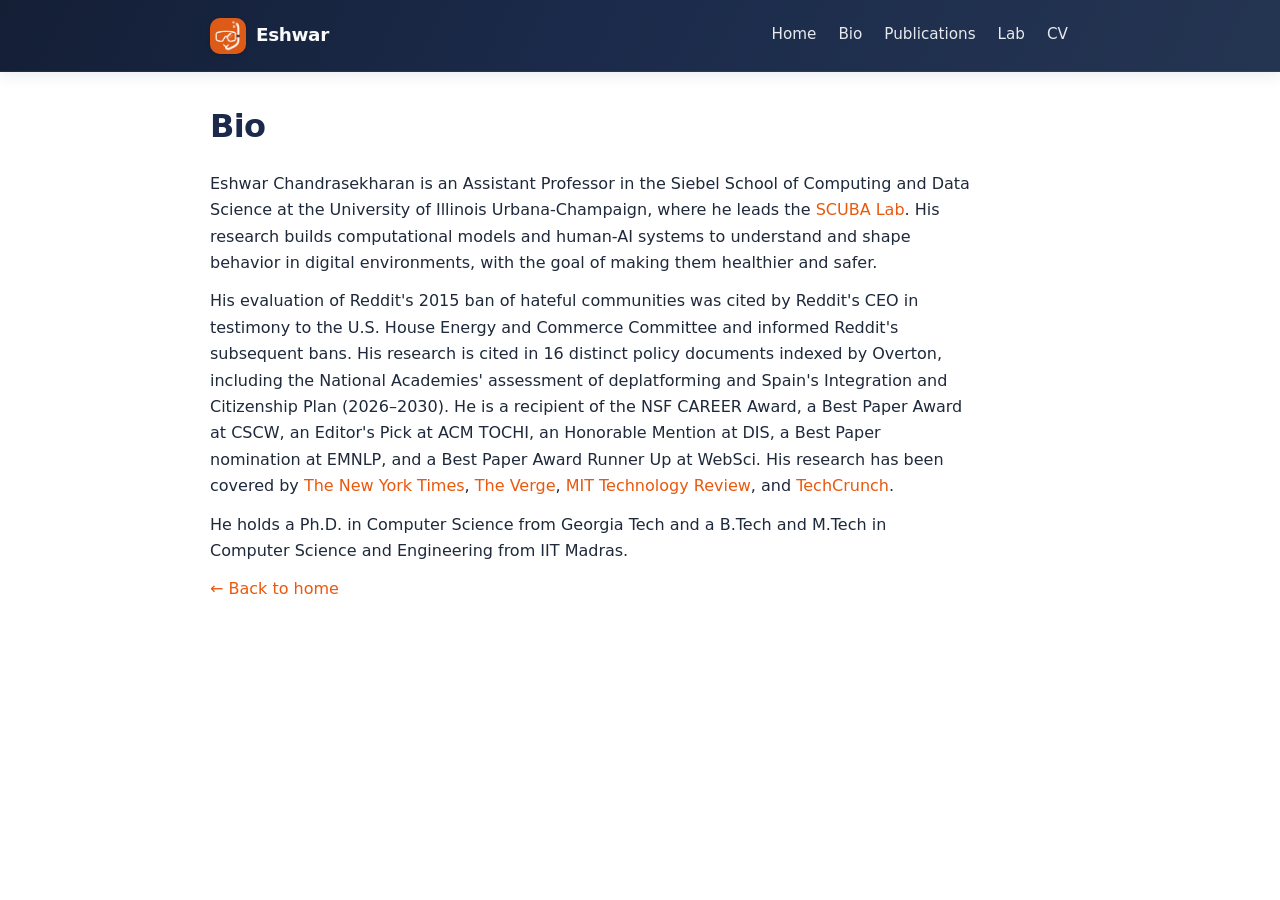
<file: bio.html>
<!doctype html>
<html lang="en">
  <head>
    <meta charset="utf-8" />
    <meta name="viewport" content="width=device-width, initial-scale=1, viewport-fit=cover" />
    <title>Redirecting to Bio</title>
    <link rel="icon" type="image/png" sizes="16x16" href="/favicon-16x16.png?v=2" />
    <link rel="icon" type="image/png" sizes="32x32" href="/favicon-32x32.png?v=2" />
    <link rel="icon" type="image/png" sizes="48x48" href="/favicon-48x48.png?v=2" />
    <link rel="shortcut icon" href="/favicon.ico?v=2" />
    <meta http-equiv="refresh" content="0; url=bio/" />
  </head>
  <body>
    <p>Redirecting to <a href="bio/">Bio</a>…</p>
    <script>
      window.location.replace("bio/");
    </script>
  </body>
</html>
</file>
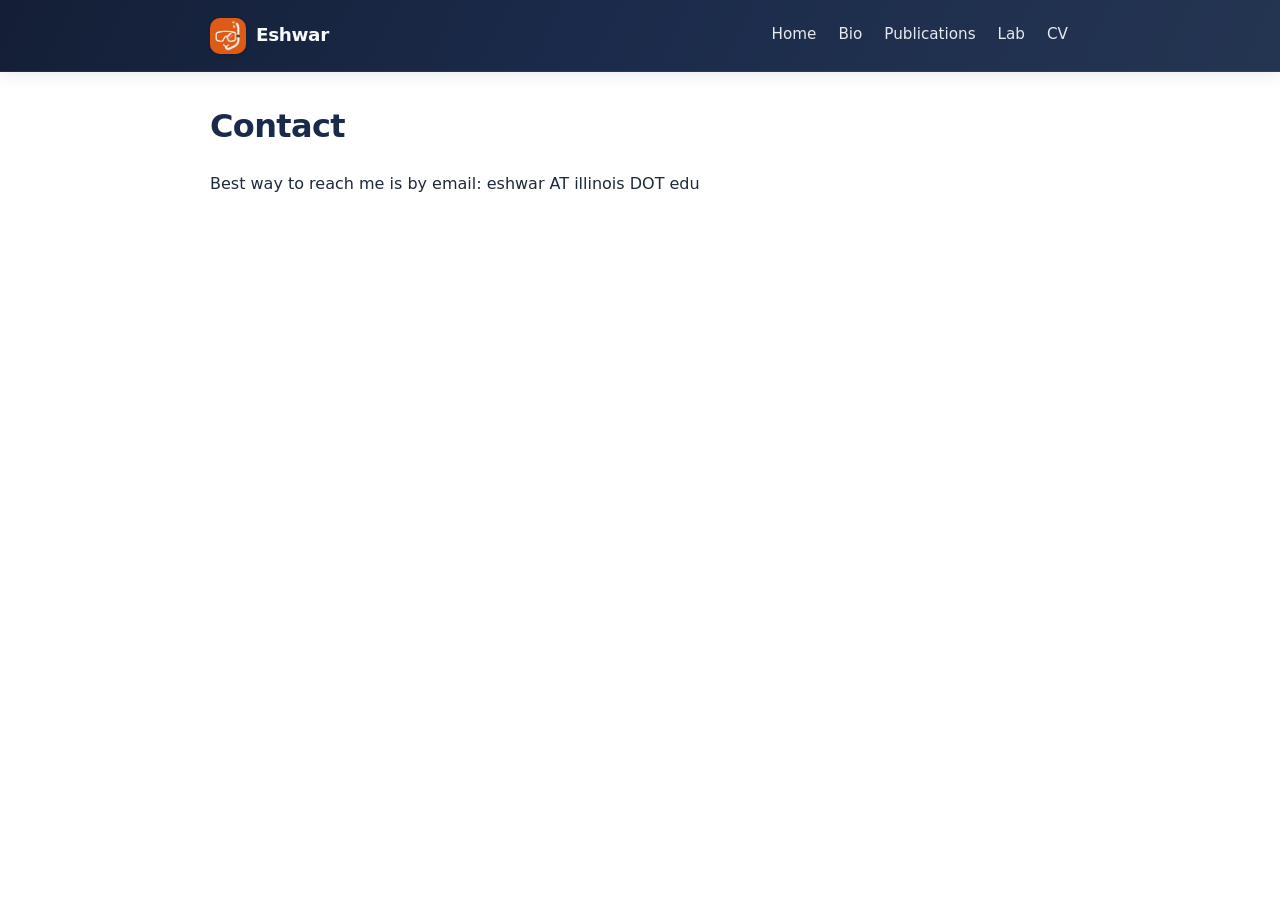
<file: contact.html>
<!doctype html>
<html lang="en">
  <head>
    <meta charset="utf-8" />
    <meta name="viewport" content="width=device-width, initial-scale=1, viewport-fit=cover" />
    <title>Redirecting to Contact</title>
    <link rel="icon" type="image/png" sizes="16x16" href="/favicon-16x16.png?v=2" />
    <link rel="icon" type="image/png" sizes="32x32" href="/favicon-32x32.png?v=2" />
    <link rel="icon" type="image/png" sizes="48x48" href="/favicon-48x48.png?v=2" />
    <link rel="shortcut icon" href="/favicon.ico?v=2" />
    <meta http-equiv="refresh" content="0; url=contact/" />
  </head>
  <body>
    <p>
      Redirecting to <a href="/contact/">Contact</a>...
    </p>
    <script>
      // GitHub Pages supports static hosting; this keeps the legacy URL working.
      window.location.replace("contact/");
    </script>
  </body>
</html>
</file>
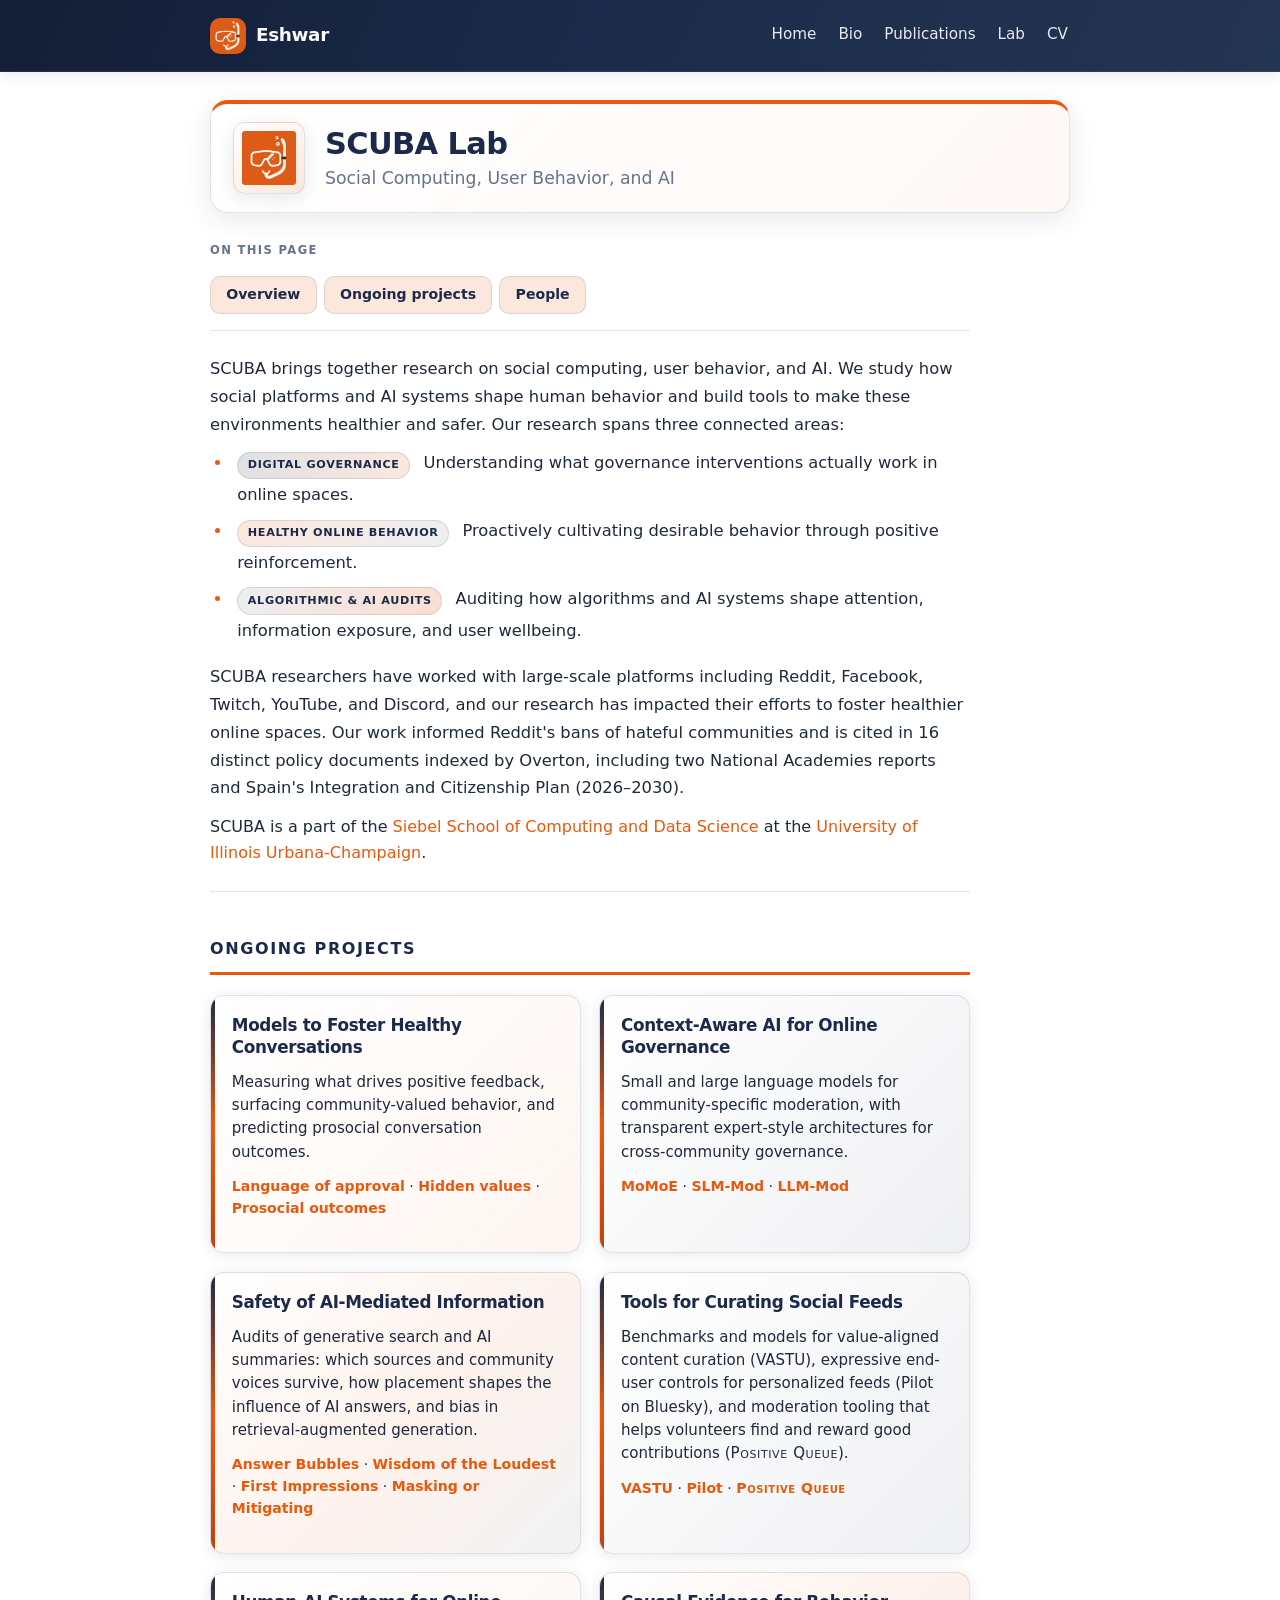
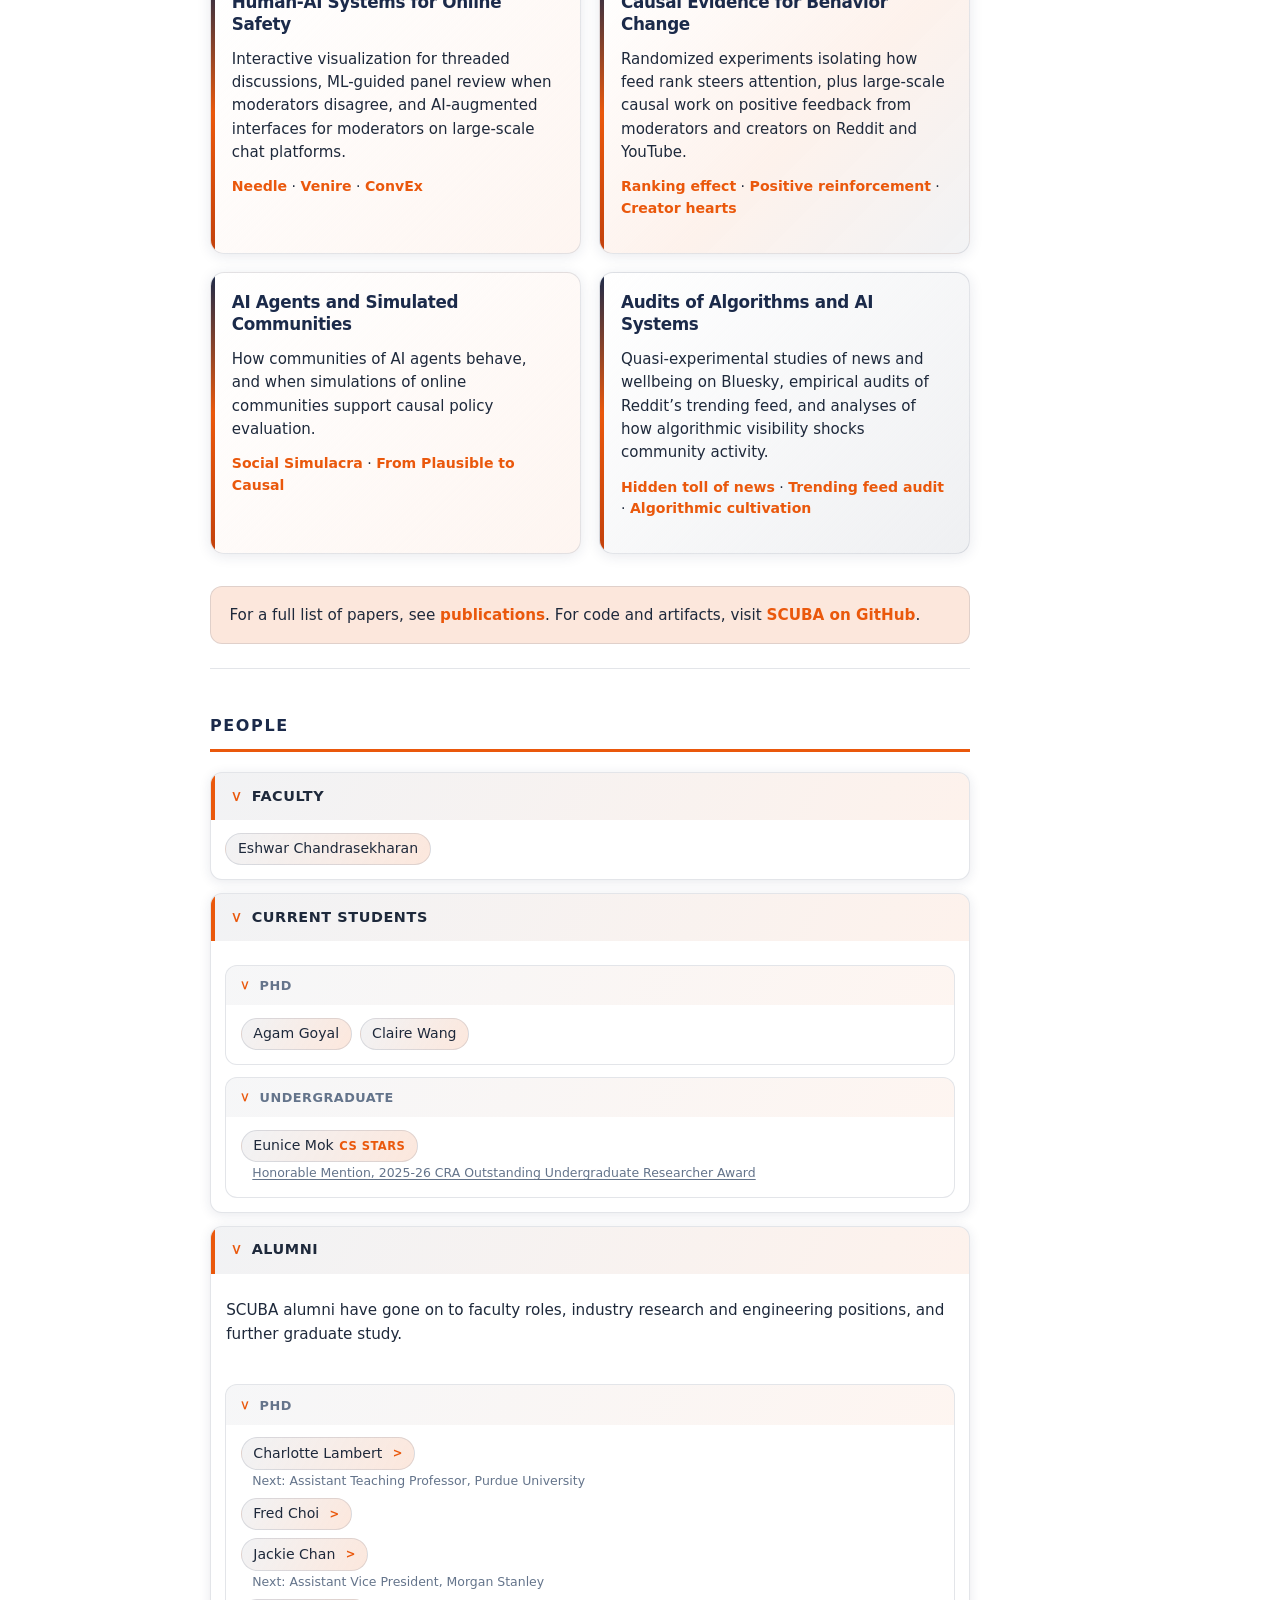
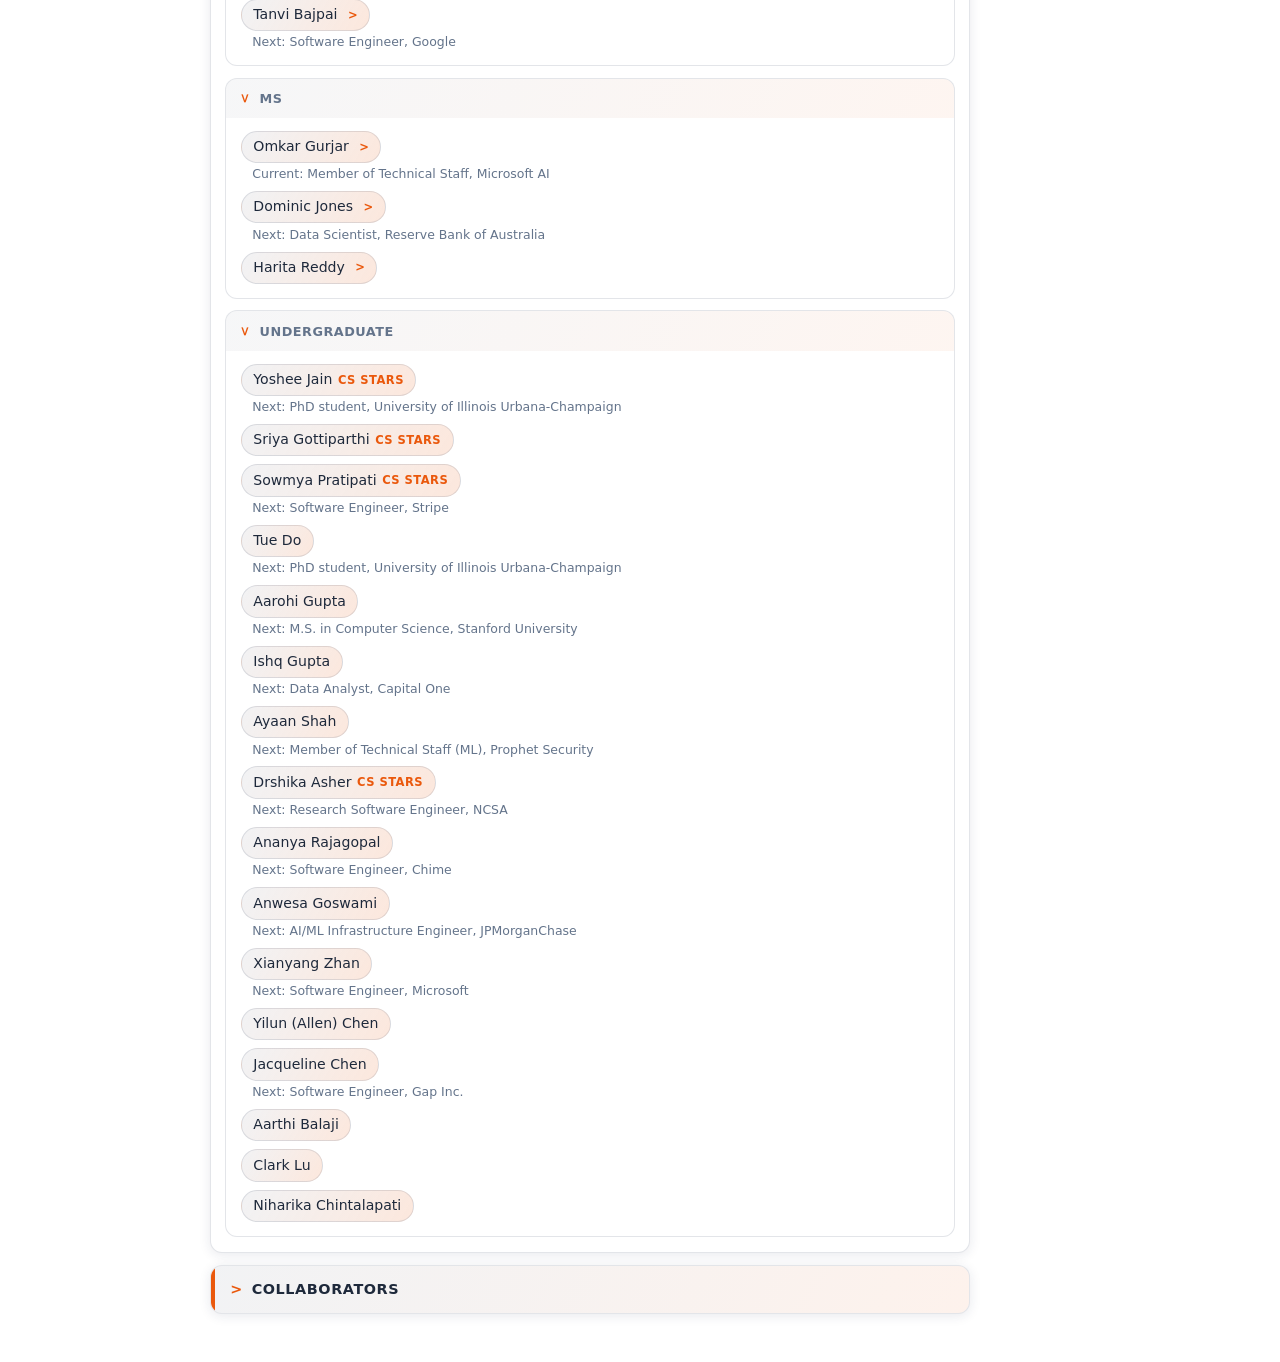
<file: lab.html>
<!doctype html>
<html lang="en">
  <head>
    <meta charset="utf-8" />
    <meta name="viewport" content="width=device-width, initial-scale=1, viewport-fit=cover" />
    <title>Redirecting to Lab</title>
    <link rel="icon" type="image/png" sizes="16x16" href="/favicon-16x16.png?v=2" />
    <link rel="icon" type="image/png" sizes="32x32" href="/favicon-32x32.png?v=2" />
    <link rel="icon" type="image/png" sizes="48x48" href="/favicon-48x48.png?v=2" />
    <link rel="shortcut icon" href="/favicon.ico?v=2" />
    <meta http-equiv="refresh" content="0; url=lab/" />
  </head>
  <body>
    <p>
      Redirecting to <a href="/lab/">Lab</a>...
    </p>
    <script>
      // GitHub Pages supports static hosting; this keeps the legacy URL working.
      window.location.replace("lab/");
    </script>
  </body>
</html>
</file>
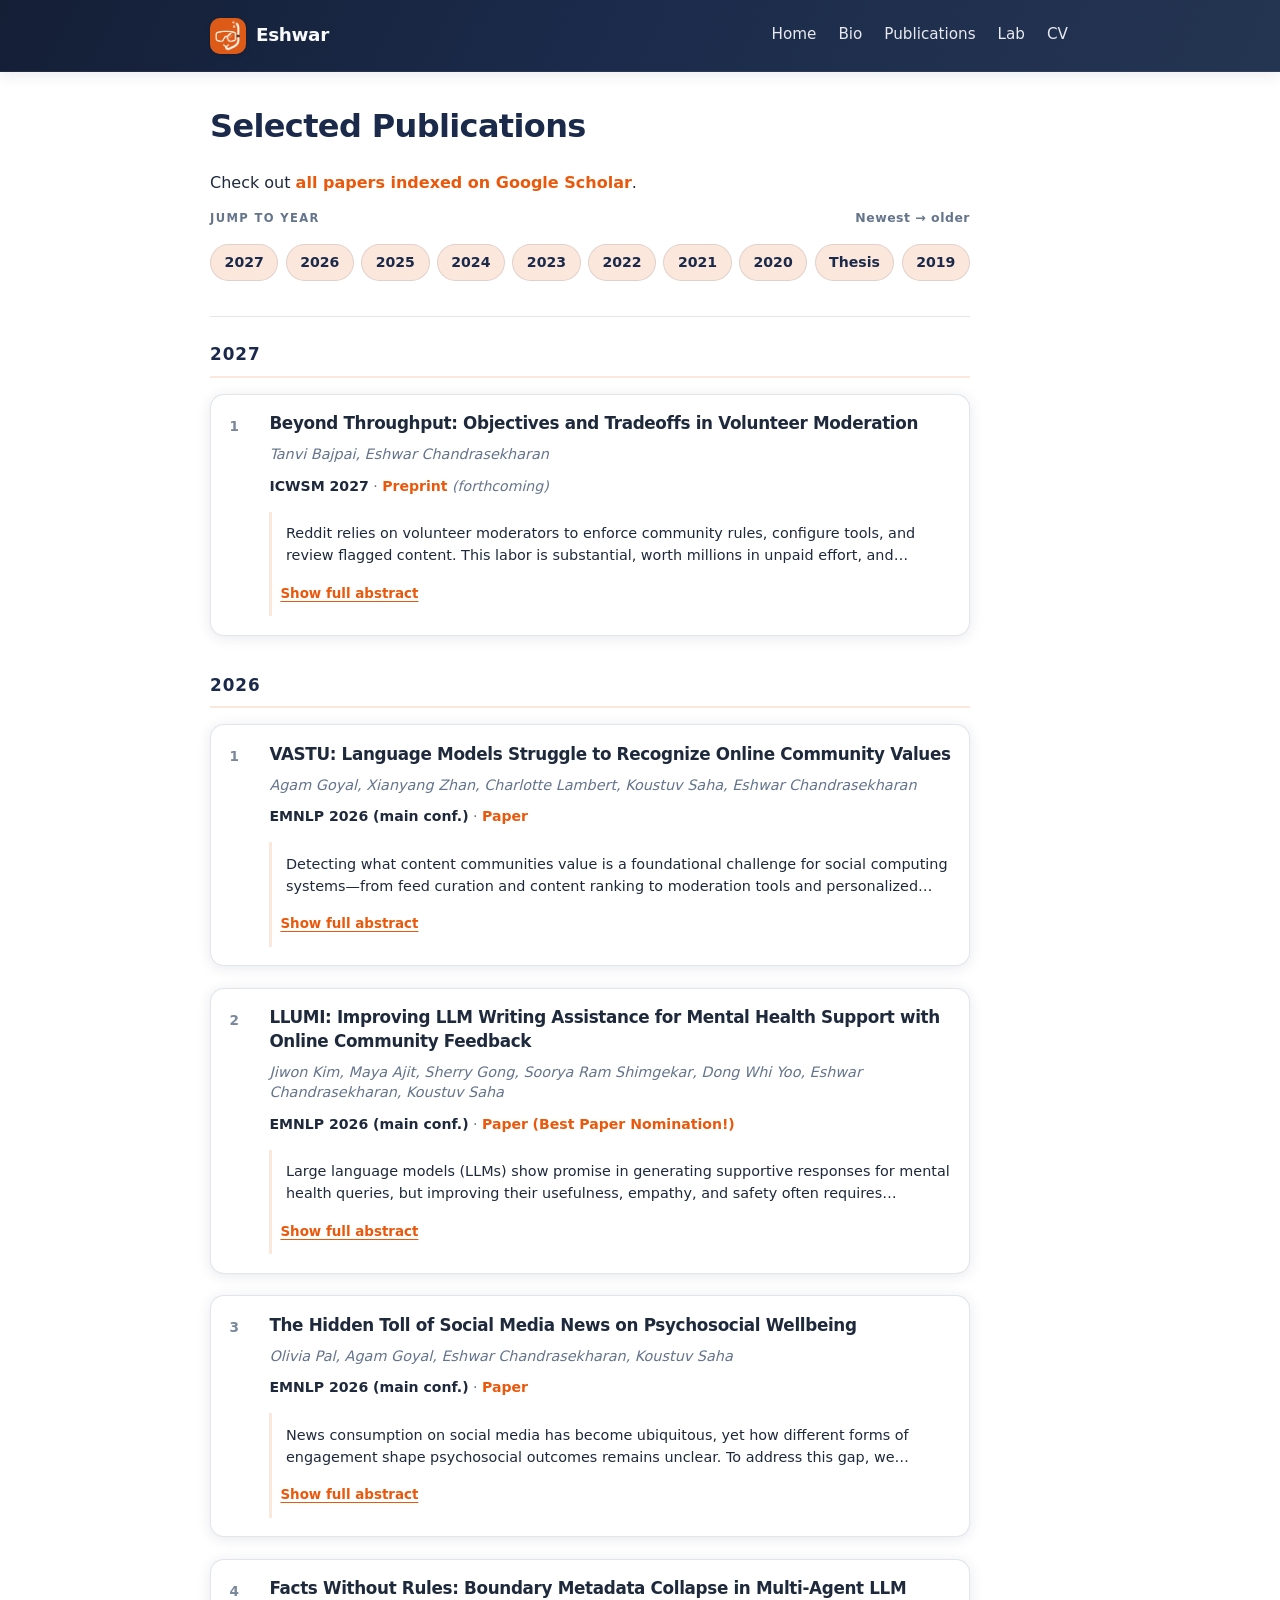
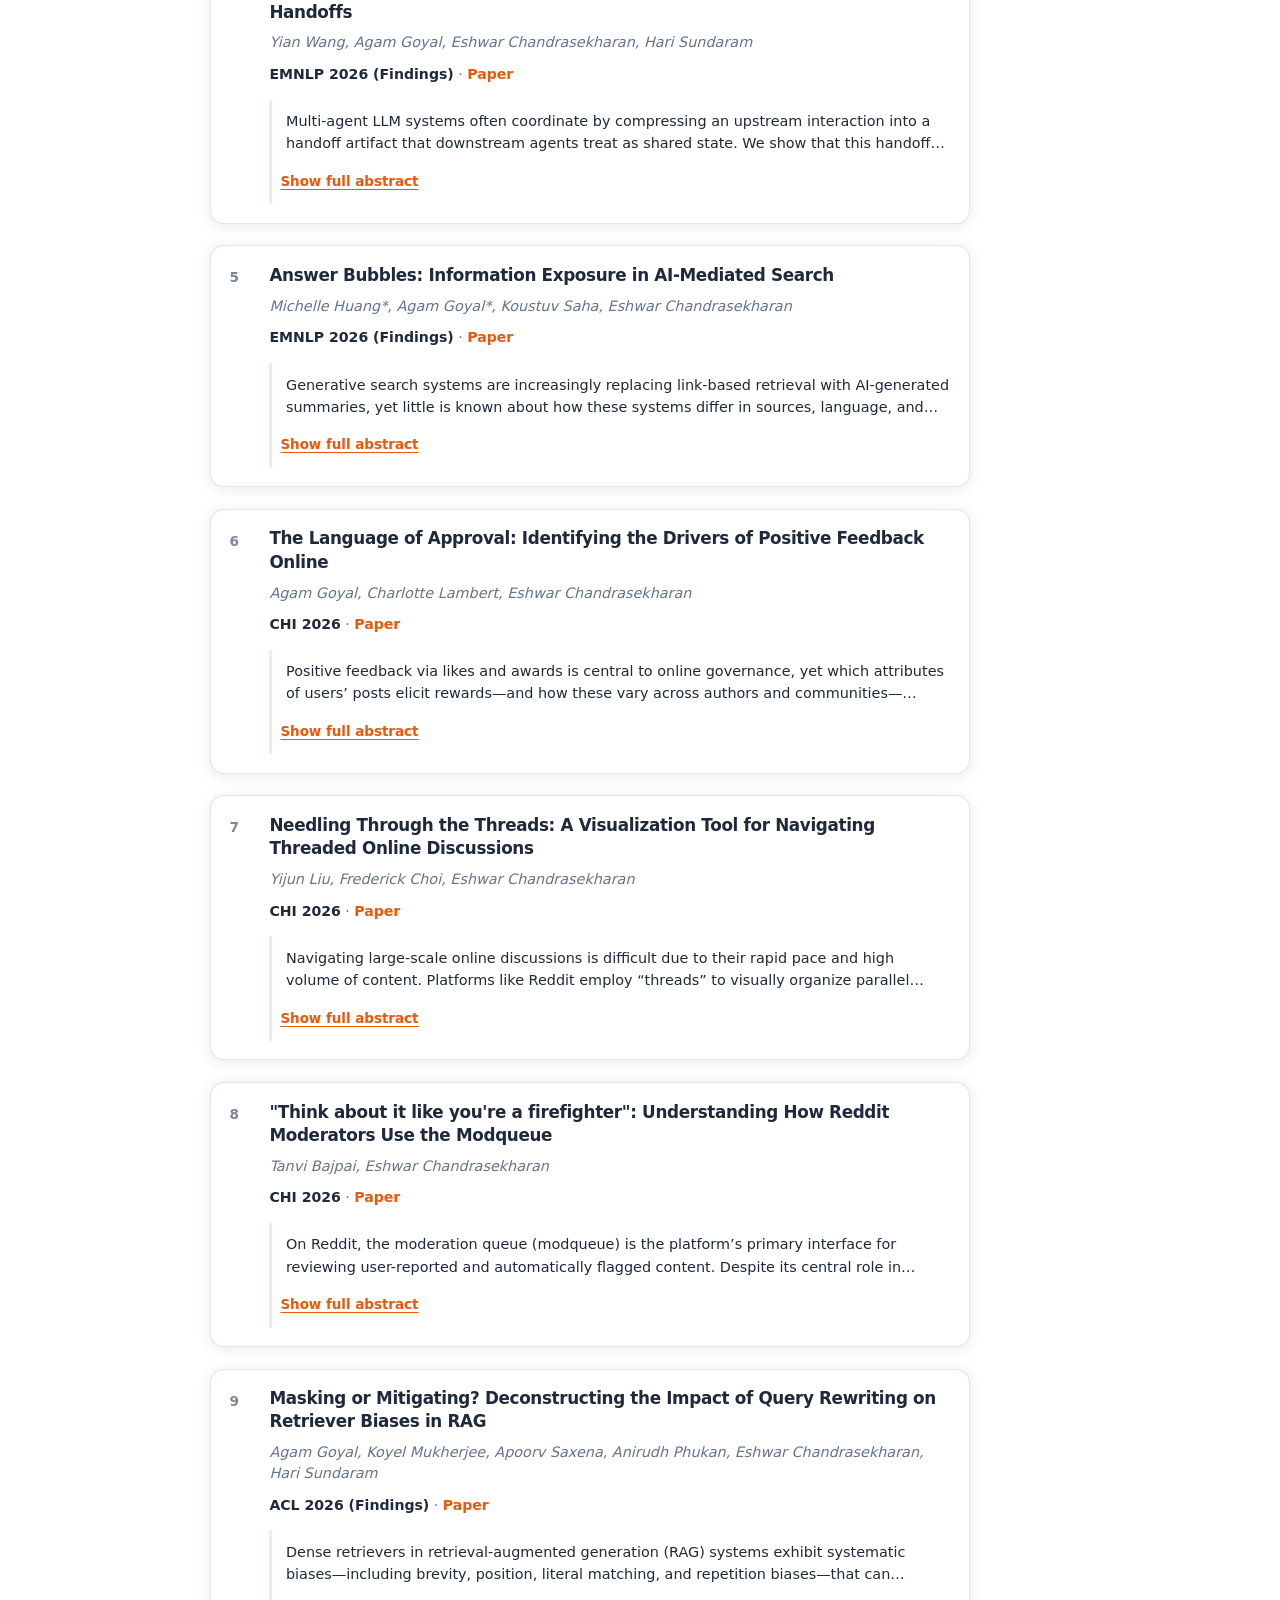
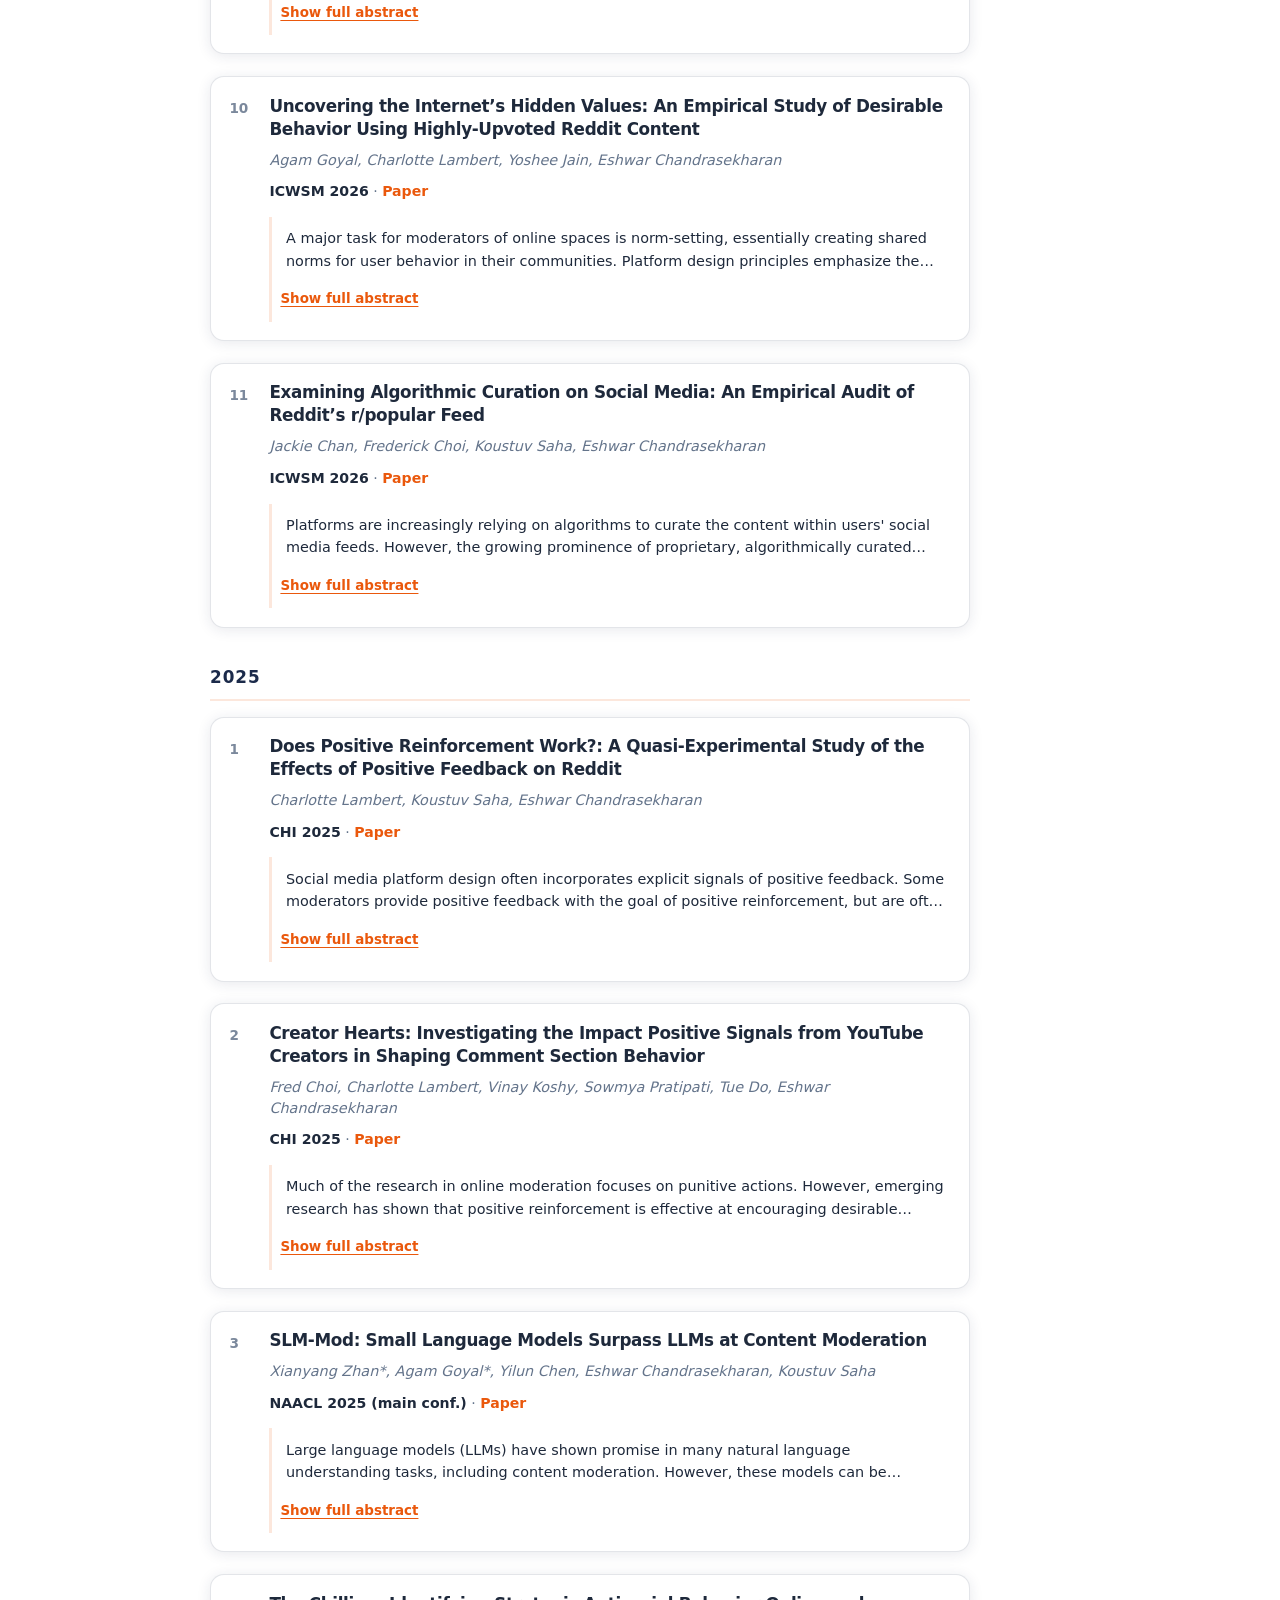
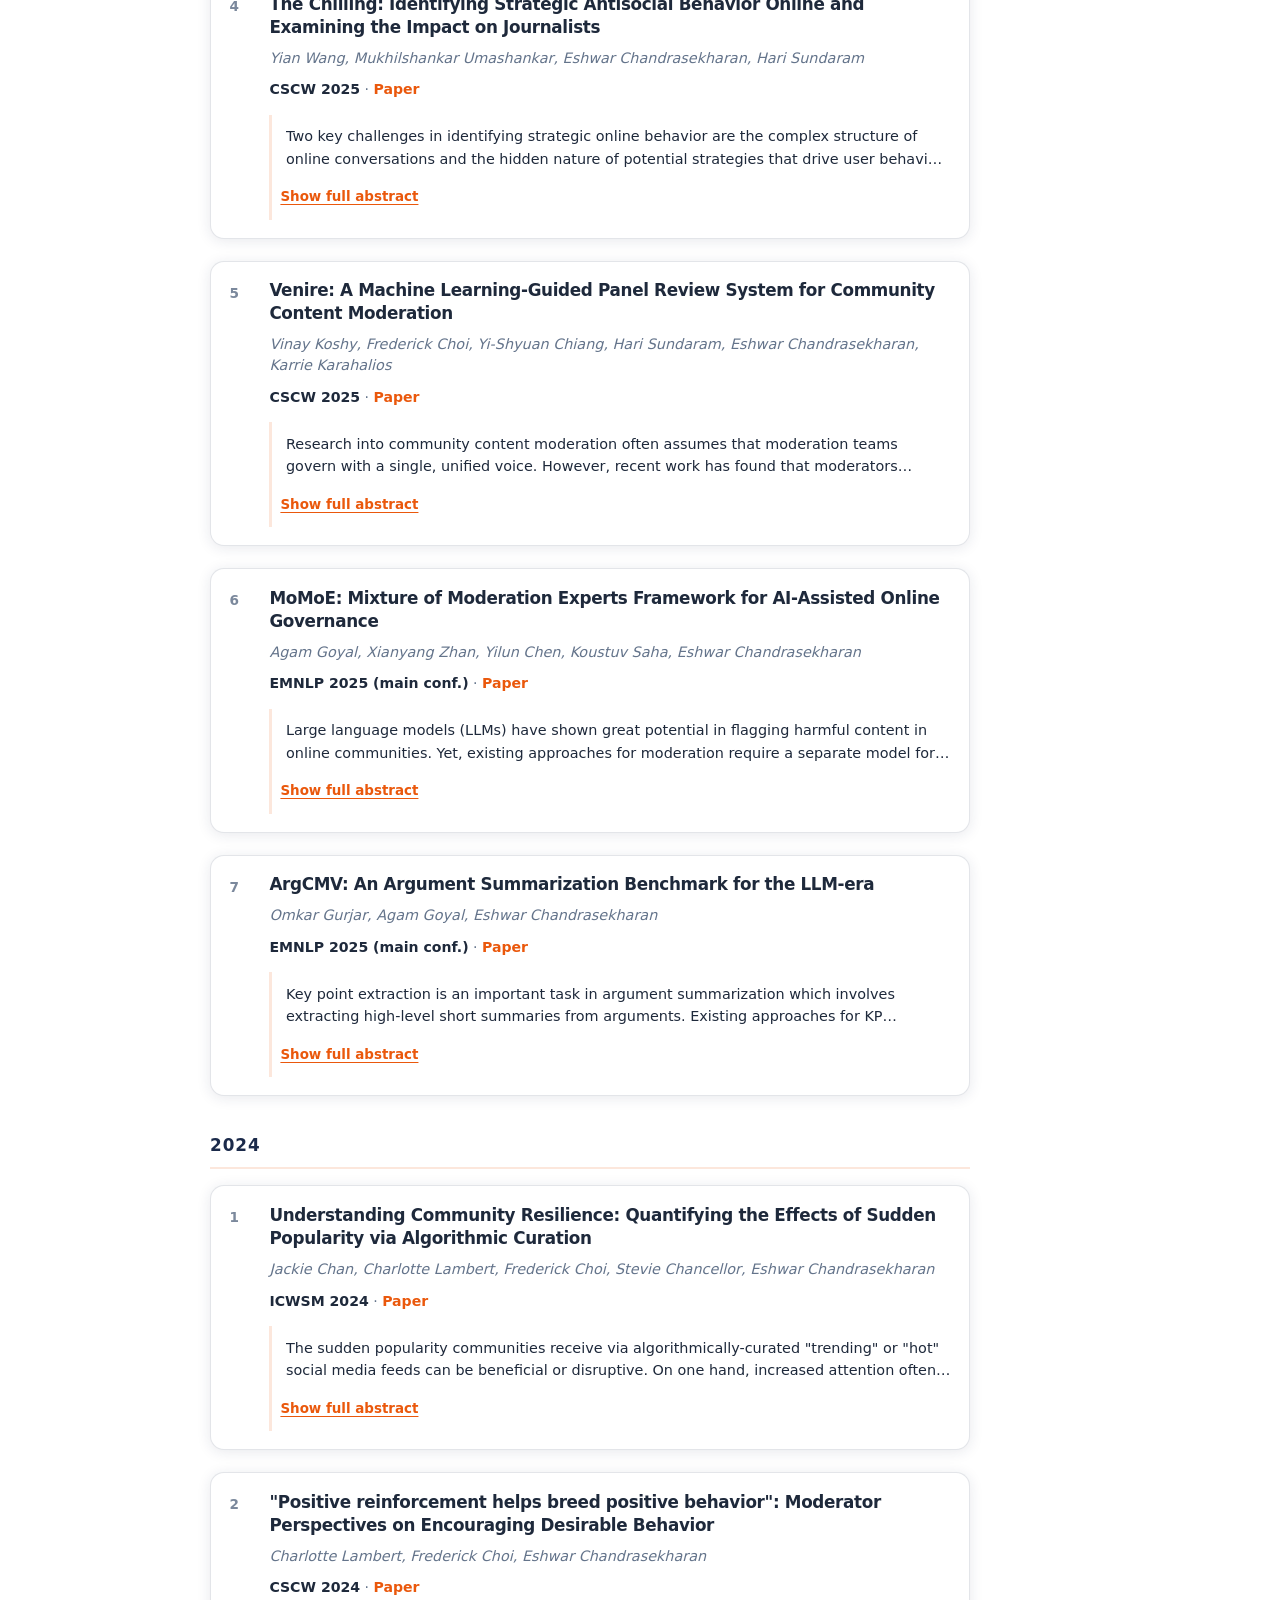
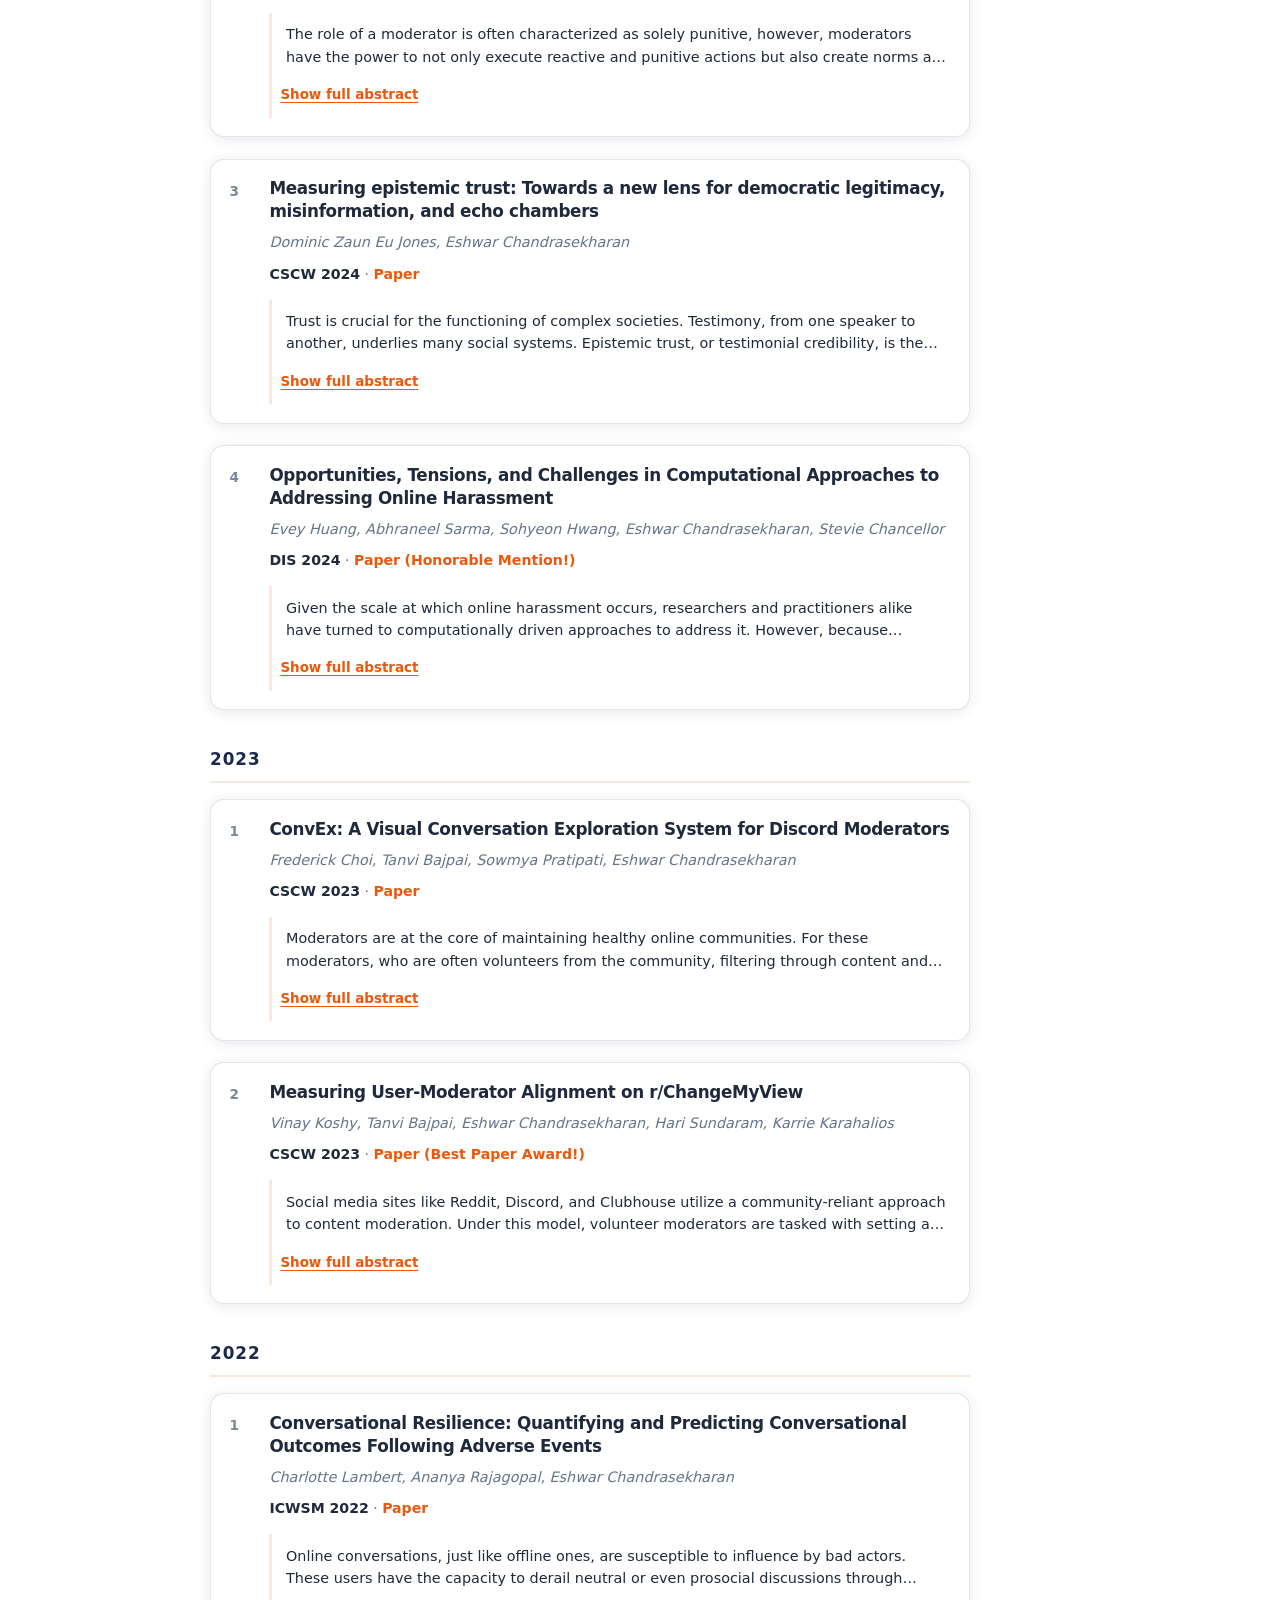
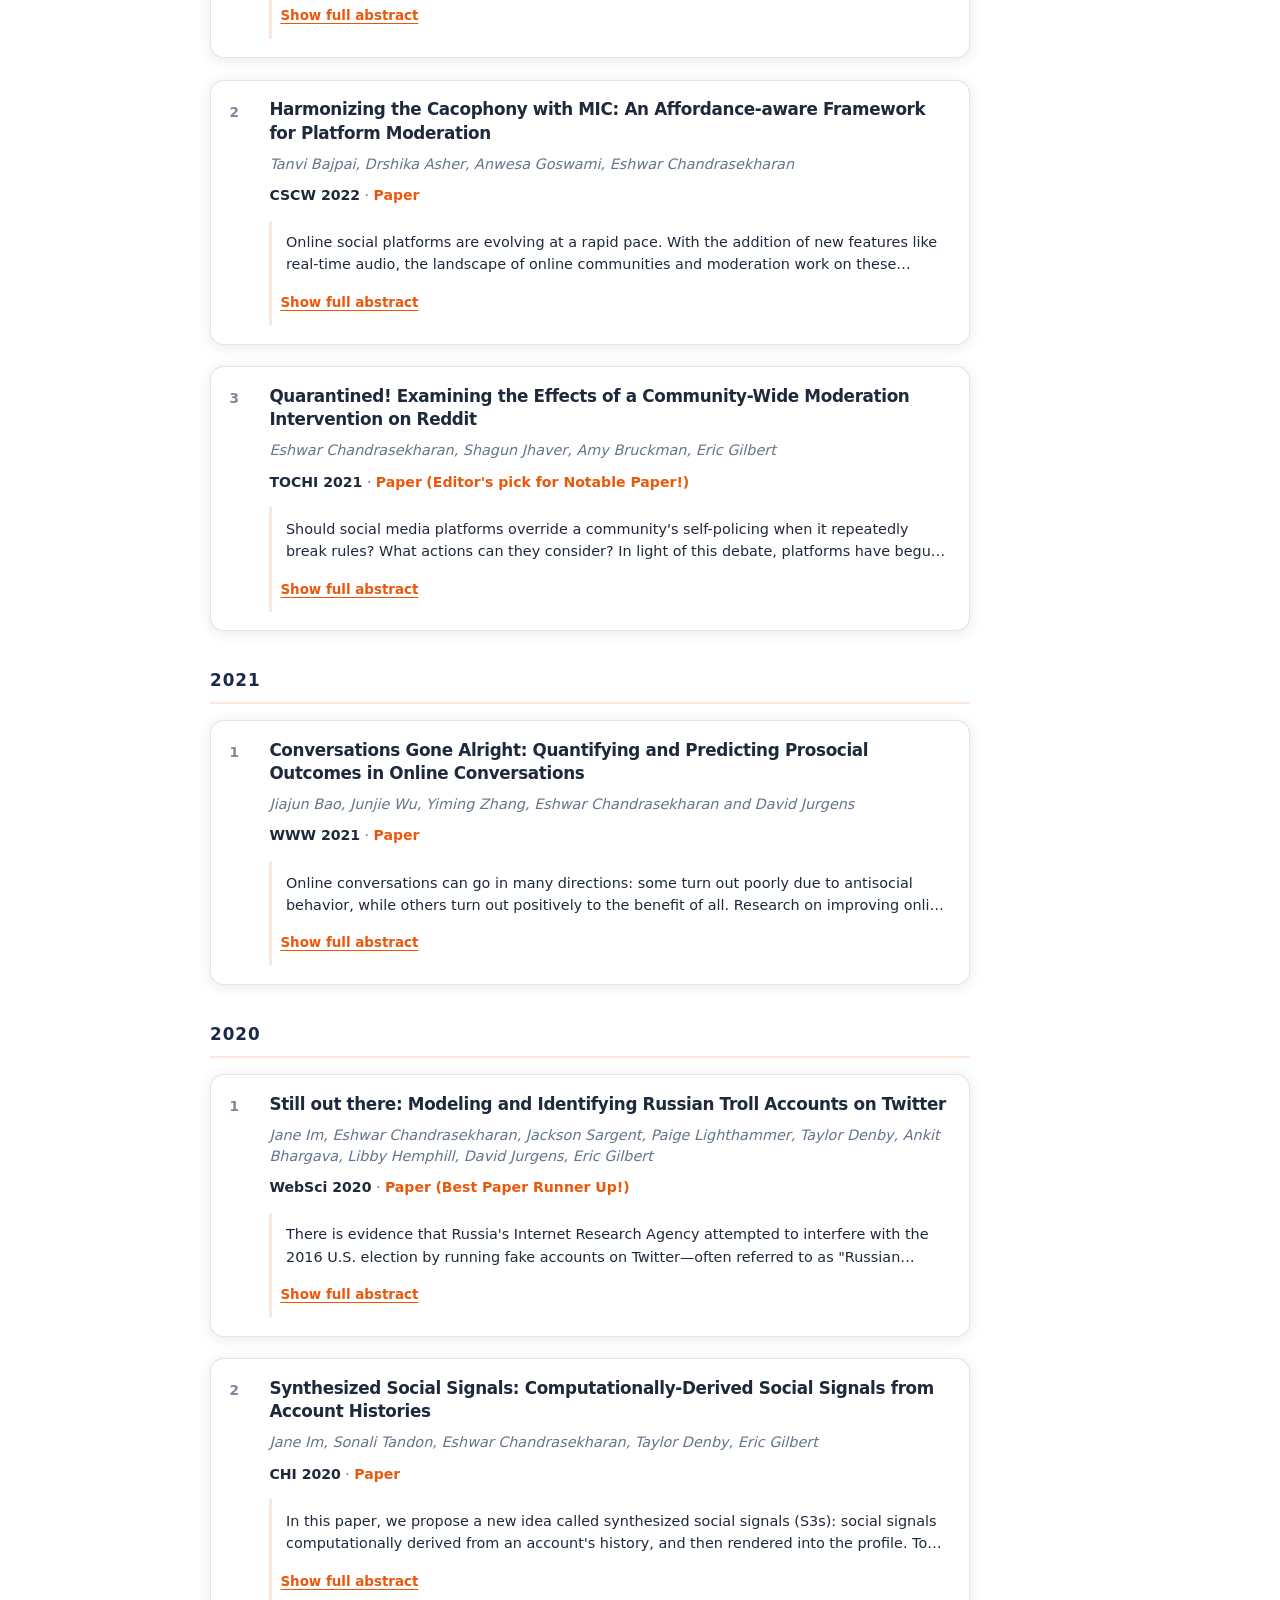
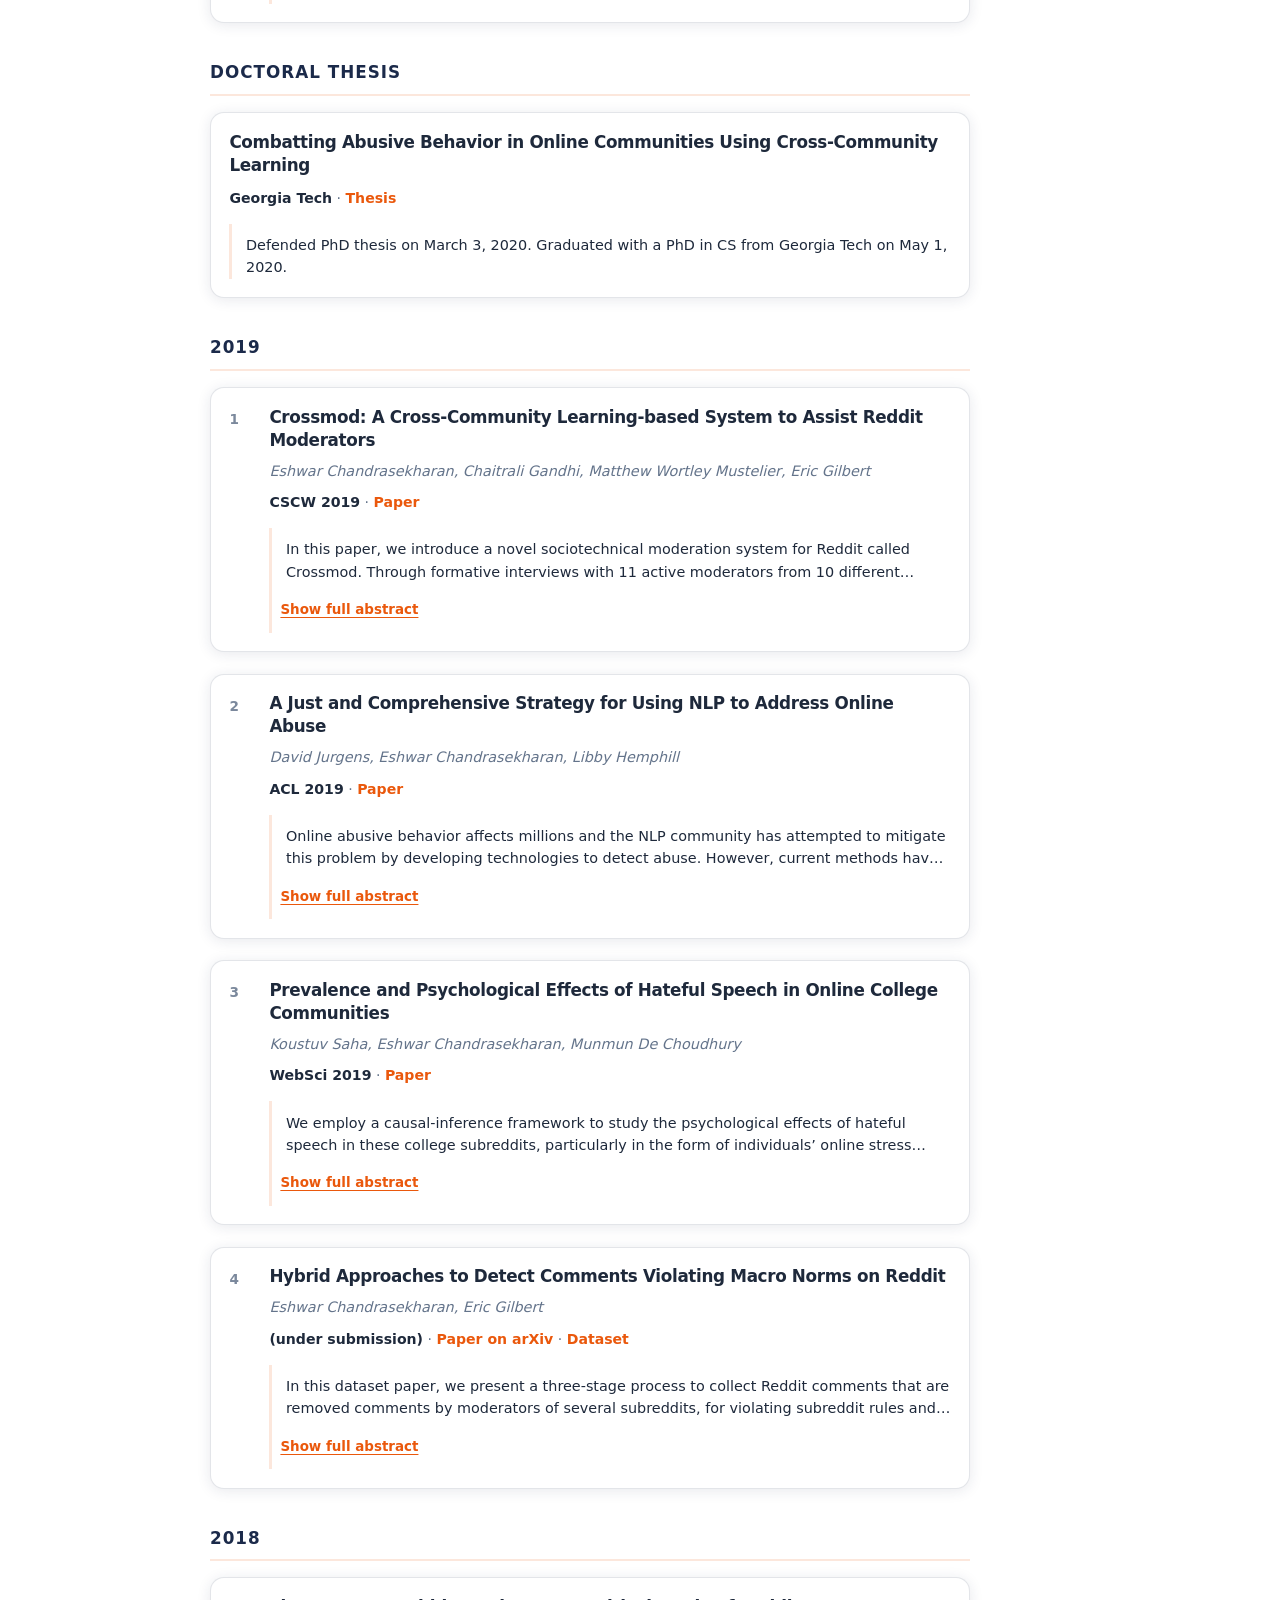
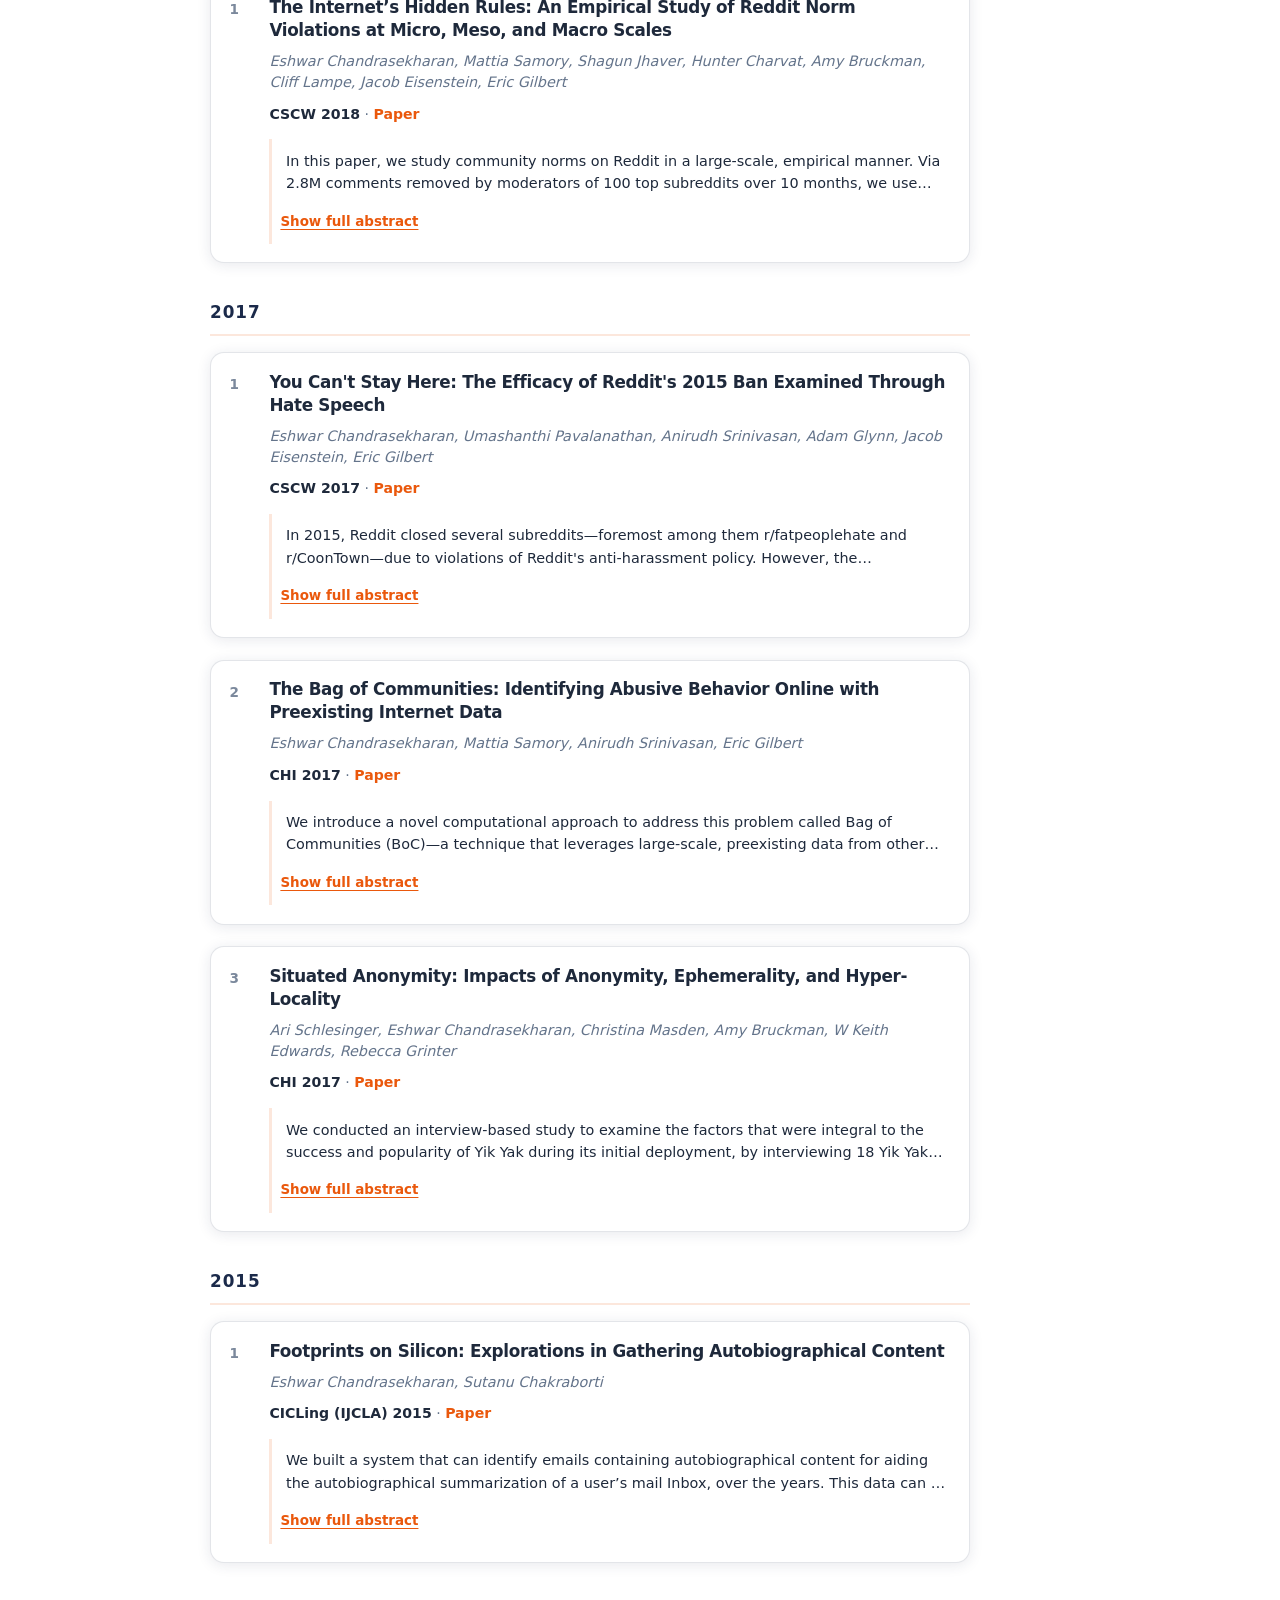
<file: publications.html>
<!doctype html>
<html lang="en">
  <head>
    <meta charset="utf-8" />
    <meta name="viewport" content="width=device-width, initial-scale=1, viewport-fit=cover" />
    <title>Redirecting to Publications</title>
    <link rel="icon" type="image/png" sizes="16x16" href="/favicon-16x16.png?v=2" />
    <link rel="icon" type="image/png" sizes="32x32" href="/favicon-32x32.png?v=2" />
    <link rel="icon" type="image/png" sizes="48x48" href="/favicon-48x48.png?v=2" />
    <link rel="shortcut icon" href="/favicon.ico?v=2" />
    <meta http-equiv="refresh" content="0; url=publications/" />
  </head>
  <body>
    <p>
      Redirecting to <a href="/publications/">Publications</a>...
    </p>
    <script>
      // GitHub Pages supports static hosting; this keeps the legacy URL working.
      window.location.replace("publications/");
    </script>
  </body>
</html>
</file>
<file: style.css>
/* Navy + orange: academic, high contrast, pairs with lab logo */

:root {
  --navy: #1b2a4a;
  --navy-deep: #141f36;
  --navy-mid: #243552;
  --header-start: var(--navy-deep);
  --header-end: var(--navy);
  --accent: #ea580c;
  --accent-hover: #c2410c;
  --accent-soft: rgba(234, 88, 12, 0.14);
  --accent-glow: rgba(234, 88, 12, 0.22);
  --text: #1e293b;
  --text-muted: #64748b;
  --link: #ea580c;
  --link-hover: #c2410c;
  --bg: #ffffff;
  --card: #ffffff;
  --border: rgba(27, 42, 74, 0.12);
  --shadow: rgba(27, 42, 74, 0.1);
  --max: 900px;
}

@media (prefers-color-scheme: dark) {
  :root {
    --navy: #1b2a4a;
    --navy-deep: #0f172a;
    --navy-mid: #1e293b;
    --header-start: #0f172a;
    --header-end: #1b2a4a;
    --text: #e2e8f0;
    --text-muted: #94a3b8;
    --link: #fb923c;
    --link-hover: #fdba74;
    --bg: #0f172a;
    --card: #1e293b;
    --border: rgba(251, 146, 60, 0.18);
    --shadow: rgba(0, 0, 0, 0.4);
    --accent: #fb923c;
    --accent-hover: #fdba74;
    --accent-soft: rgba(251, 146, 60, 0.12);
    --accent-glow: rgba(251, 146, 60, 0.2);
  }
}

*,
*::before,
*::after {
  box-sizing: border-box;
}

html {
  -webkit-text-size-adjust: 100%;
  text-size-adjust: 100%;
}

html,
body {
  background: var(--bg);
  color: var(--text);
  margin: 0;
  padding: 0;
  font-family: ui-sans-serif, system-ui, -apple-system, Segoe UI, Roboto, Helvetica, Arial,
    "Apple Color Emoji", "Segoe UI Emoji";
  line-height: 1.65;
}

img {
  max-width: 100%;
  height: auto;
}

a {
  color: var(--link);
  text-decoration: none;
}

a:hover {
  color: var(--link-hover);
  text-decoration: underline;
}

/* Top bar */
header.site-header {
  position: relative;
  z-index: 300;
  background: linear-gradient(115deg, var(--header-start) 0%, var(--header-end) 45%, var(--navy-mid) 100%);
  border-bottom: 1px solid rgba(255, 255, 255, 0.06);
  box-shadow: 0 2px 16px var(--shadow);
}

.site-header-inner {
  max-width: var(--max);
  margin: 0 auto;
  padding: max(16px, env(safe-area-inset-top, 0px)) max(20px, env(safe-area-inset-right, 0px)) 16px
    max(20px, env(safe-area-inset-left, 0px));
  display: flex;
  align-items: center;
  justify-content: space-between;
  gap: 16px;
}

.site-header-controls {
  display: flex;
  align-items: center;
  justify-content: flex-end;
  flex: 1;
  min-width: 0;
}

.nav-toggle {
  display: none;
  flex-direction: column;
  justify-content: center;
  align-items: center;
  gap: 6px;
  width: 44px;
  height: 44px;
  margin: 0;
  padding: 0;
  border: none;
  border-radius: 10px;
  background: rgba(255, 255, 255, 0.08);
  cursor: pointer;
  -webkit-tap-highlight-color: transparent;
}

.nav-toggle:hover {
  background: rgba(255, 255, 255, 0.14);
}

.nav-toggle:focus-visible {
  outline: 2px solid var(--accent);
  outline-offset: 2px;
}

.nav-toggle-bar {
  display: block;
  width: 22px;
  height: 2px;
  border-radius: 1px;
  background: #f8fafc;
  transition: transform 0.2s ease, opacity 0.2s ease;
}

.nav-toggle.is-open .nav-toggle-bar:nth-child(1) {
  transform: translateY(8px) rotate(45deg);
}

.nav-toggle.is-open .nav-toggle-bar:nth-child(2) {
  opacity: 0;
}

.nav-toggle.is-open .nav-toggle-bar:nth-child(3) {
  transform: translateY(-8px) rotate(-45deg);
}

.brand {
  display: inline-flex;
  align-items: center;
  gap: 10px;
  font-weight: 700;
  letter-spacing: -0.02em;
  font-size: 1.15rem;
  color: #f8fafc !important;
}

.brand:hover {
  color: #ffffff !important;
  text-decoration: none;
}

.site-logo {
  width: 36px;
  height: 36px;
  border-radius: 10px;
  object-fit: contain;
  background: rgba(255, 255, 255, 0.1);
  box-shadow: 0 1px 4px rgba(0, 0, 0, 0.2);
  flex-shrink: 0;
}

.brand-text {
  line-height: 1.2;
}

.site-nav {
  display: flex;
  gap: 8px 18px;
  flex-wrap: wrap;
  justify-content: flex-end;
  align-items: center;
}

.site-nav a {
  color: rgba(248, 250, 252, 0.92) !important;
  font-weight: 500;
  font-size: 0.95rem;
  padding: 6px 2px;
  border-bottom: 2px solid transparent;
  white-space: nowrap;
}

.site-nav a:hover {
  color: #ffffff !important;
  border-bottom-color: var(--accent);
  text-decoration: none;
}

@media (max-width: 768px) {
  .nav-toggle {
    display: inline-flex;
  }

  .site-nav {
    display: none;
    position: absolute;
    top: 100%;
    left: 0;
    right: 0;
    flex-direction: column;
    flex-wrap: nowrap;
    align-items: stretch;
    gap: 0;
    padding: 8px 0 16px;
    margin: 0;
    background: linear-gradient(180deg, var(--navy) 0%, var(--navy-deep) 100%);
    border-bottom: 1px solid rgba(255, 255, 255, 0.08);
    box-shadow: 0 12px 32px rgba(0, 0, 0, 0.25);
  }

  .site-nav.is-open {
    display: flex;
  }

  .site-nav a {
    padding: 14px max(20px, env(safe-area-inset-left, 0px));
    min-height: 48px;
    display: flex;
    align-items: center;
    border-bottom: 1px solid rgba(255, 255, 255, 0.08);
    border-left: 3px solid transparent;
  }

  .site-nav a:hover {
    border-left-color: var(--accent);
    border-bottom-color: rgba(255, 255, 255, 0.08);
    background: rgba(255, 255, 255, 0.04);
  }

  body.nav-open {
    overflow: hidden;
  }
}

@media (min-width: 769px) {
  .site-nav {
    display: flex !important;
  }
}

.visually-hidden {
  position: absolute;
  width: 1px;
  height: 1px;
  padding: 0;
  margin: -1px;
  overflow: hidden;
  clip: rect(0, 0, 0, 0);
  white-space: nowrap;
  border: 0;
}

/* In-page jump navigation (publications years, lab sections) */
.page-nav {
  margin: 0 0 1.5rem 0;
  padding: 0 0 1rem 0;
  border-bottom: 1px solid var(--border);
}

.page-nav-head {
  display: flex;
  flex-wrap: wrap;
  align-items: baseline;
  justify-content: space-between;
  gap: 0.5rem 1rem;
  margin-bottom: 0.65rem;
}

.page-nav-label {
  font-size: 0.72rem;
  font-weight: 750;
  letter-spacing: 0.12em;
  text-transform: uppercase;
  color: var(--text-muted);
}

.page-nav-label--hint {
  font-weight: 600;
  letter-spacing: 0.04em;
  text-transform: none;
  font-size: 0.78rem;
}

.page-lead {
  margin: -0.25rem 0 1.25rem 0;
  font-size: 1rem;
  line-height: 1.55;
  color: var(--text-muted);
}

.page-lead a {
  font-weight: 600;
}

.year-rail {
  display: flex;
  flex-wrap: nowrap;
  gap: 0.45rem;
  list-style: none;
  margin: 0 0 0.85rem 0;
  padding: 0.35rem 0;
  overflow-x: auto;
  overflow-y: hidden;
  scroll-snap-type: x proximity;
  -webkit-overflow-scrolling: touch;
  scrollbar-width: thin;
}

.year-rail li {
  flex: 0 0 auto;
  scroll-snap-align: start;
}

.year-rail a {
  display: inline-flex;
  align-items: center;
  justify-content: center;
  min-height: 36px;
  padding: 0.35rem 0.85rem;
  border-radius: 999px;
  font-size: 0.88rem;
  font-weight: 650;
  color: var(--navy) !important;
  background: var(--accent-soft);
  border: 1px solid var(--border);
  text-decoration: none !important;
}

.year-rail a:hover {
  background: var(--accent-glow);
  color: var(--link-hover) !important;
}

@media (prefers-color-scheme: dark) {
  .year-rail a {
    color: #f1f5f9 !important;
  }
}

.year-rail::after {
  content: "";
  flex: 0 0 4px;
}

.year-select-wrap {
  max-width: 100%;
}

@media (min-width: 640px) {
  .year-select-wrap {
    display: none;
  }
}

.year-select {
  width: 100%;
  max-width: 320px;
  margin: 0;
  padding: 0.55rem 0.75rem;
  font: inherit;
  font-size: 0.95rem;
  font-weight: 500;
  color: var(--text);
  background: var(--card);
  border: 1px solid var(--border);
  border-radius: 10px;
  box-shadow: 0 1px 4px var(--shadow);
}

.section-rail {
  display: flex;
  flex-wrap: wrap;
  gap: 0.45rem;
  list-style: none;
  margin: 0;
  padding: 0.35rem 0 0 0;
}

.section-rail li {
  flex: 0 0 auto;
}

.section-rail a {
  display: inline-flex;
  align-items: center;
  min-height: 38px;
  padding: 0.35rem 0.95rem;
  border-radius: 10px;
  font-size: 0.88rem;
  font-weight: 650;
  color: var(--navy) !important;
  background: var(--accent-soft);
  border: 1px solid var(--border);
  text-decoration: none !important;
}

.section-rail a:hover {
  background: var(--accent-glow);
  color: var(--link-hover) !important;
}

@media (prefers-color-scheme: dark) {
  .section-rail a {
    color: #f1f5f9 !important;
  }
}

@media (max-width: 639px) {
  .page-nav--lab .section-rail {
    flex-wrap: nowrap;
    overflow-x: auto;
    -webkit-overflow-scrolling: touch;
    padding-bottom: 0.35rem;
    gap: 0.5rem;
  }
}

section.pub-year,
#ongoing,
#people,
#lab-intro {
  scroll-margin-top: 5.5rem;
}

@media (max-width: 768px) {
  section.pub-year,
  #ongoing,
  #people,
  #lab-intro {
    scroll-margin-top: 4.5rem;
  }
}

main {
  padding-top: 8px;
  min-width: 0;
}

.container {
  max-width: var(--max);
  margin: 0 auto;
  padding: 28px max(20px, env(safe-area-inset-left, 0px)) max(48px, calc(32px + env(safe-area-inset-bottom, 0px)))
    max(20px, env(safe-area-inset-right, 0px));
}

/* Home: headshot + intro */
.hero {
  display: flex;
  flex-wrap: wrap;
  align-items: flex-start;
  gap: 28px 36px;
  margin-bottom: 8px;
}

.hero-photo {
  display: flex;
  flex-direction: column;
  align-items: center;
  gap: 0.75rem;
  width: min(240px, 100%);
  flex-shrink: 0;
}

.headshot {
  width: 100%;
  height: auto;
  border-radius: 14px;
  object-fit: cover;
  aspect-ratio: 343 / 332;
  box-shadow: 0 8px 28px var(--shadow);
  border: 3px solid var(--card);
  background: var(--card);
}

.hero-text {
  flex: 1;
  min-width: min(100%, 280px);
  overflow: visible;
}

.hero-text h1 {
  margin-top: 0;
  font-size: clamp(1.75rem, 4vw, 2.15rem);
  line-height: 1.2;
  color: var(--navy);
  letter-spacing: -0.03em;
}

@media (prefers-color-scheme: dark) {
  .hero-text h1 {
    color: #f1f5f9;
  }
}

/* Home: icon row under headshot (Koustuv-style) */
.hero-quick-links {
  --quick-link-icon-size: 22px;

  width: 100%;
  max-width: 100%;
  margin: 0;
  padding: 0;
  overflow: visible;

  display: flex;
  flex-wrap: nowrap;
  align-items: center;
  justify-content: center;
  gap: 0.9rem;
}

.hero-quick-links .quick-link {
  position: relative;
  display: inline-flex;
  align-items: center;
  justify-content: center;
  padding: 0.2rem;
  border: 0;
  background: none;
  box-shadow: none;
  color: var(--text-muted) !important;
  text-decoration: none !important;
  border-radius: 4px;
  transition: color 0.12s ease;
}

@media (hover: hover) and (pointer: fine) {
  .hero-quick-links .quick-link[data-label]::after {
    content: attr(data-label);
    position: absolute;
    /* Below the icon so labels don’t cover the name above */
    top: calc(100% + 8px);
    bottom: auto;
    left: 50%;
    transform: translateX(-50%);
    padding: 0.3rem 0.55rem;
    font-family: inherit;
    font-size: 1rem;
    line-height: 1.5;
    font-weight: 400;
    letter-spacing: normal;
    text-transform: none;
    color: #fff;
    background: var(--navy);
    border-radius: 3px;
    box-shadow: 0 2px 10px var(--shadow);
    white-space: nowrap;
    opacity: 0;
    visibility: hidden;
    pointer-events: none;
    transition: opacity 0.12s ease, visibility 0.12s ease;
    z-index: 25;
  }

  .hero-quick-links .quick-link[data-label="CV"]::after {
    text-transform: uppercase;
    letter-spacing: 0.04em;
  }

  .hero-quick-links .quick-link[data-label]:hover::after,
  .hero-quick-links .quick-link[data-label]:focus-visible::after {
    opacity: 1;
    visibility: visible;
  }
}

.hero-quick-links .quick-link:hover {
  color: var(--accent) !important;
}

.hero-quick-links .quick-link:focus-visible {
  outline: 2px solid var(--accent);
  outline-offset: 2px;
}

.hero-quick-links .quick-link-icon {
  display: flex;
  align-items: center;
  justify-content: center;
  line-height: 0;
  color: inherit;
}

.hero-quick-links .quick-link-svg {
  width: var(--quick-link-icon-size);
  height: var(--quick-link-icon-size);
}

/* Lab: logo + title */
.lab-hero {
  display: flex;
  flex-wrap: wrap;
  align-items: center;
  gap: 16px 20px;
  margin-bottom: 28px;
  padding: 18px 22px;
  background: linear-gradient(135deg, var(--card) 0%, rgba(234, 88, 12, 0.04) 100%);
  border-radius: 18px;
  border: 1px solid var(--border);
  box-shadow: 0 6px 28px var(--shadow);
  border-top: 4px solid var(--accent);
}

.lab-logo {
  width: 72px;
  height: auto;
  max-width: min(72px, 22vw);
  flex-shrink: 0;
  border-radius: 12px;
  background: linear-gradient(145deg, #ffffff, var(--accent-soft));
  padding: 8px;
  border: 1px solid var(--border);
  box-shadow: 0 4px 16px var(--shadow);
  display: block;
}

.lab-hero-text {
  flex: 1;
  min-width: min(100%, 220px);
}

.lab-hero-text h1 {
  margin: 0;
  font-size: clamp(1.45rem, 3.5vw, 1.9rem);
  line-height: 1.2;
  letter-spacing: -0.02em;
  color: var(--navy);
}

.lab-hero-sub {
  margin: 0.28rem 0 0 0;
  font-size: clamp(0.95rem, 2.2vw, 1.08rem);
  line-height: 1.35;
  font-weight: 500;
  color: var(--text-muted);
}

@media (prefers-color-scheme: dark) {
  .lab-hero-text h1 {
    color: var(--text);
  }

  .lab-logo {
    background: linear-gradient(145deg, var(--card), var(--accent-soft));
  }

  .lab-hero {
    background: linear-gradient(135deg, var(--card) 0%, rgba(251, 146, 60, 0.06) 100%);
  }
}

/* Lab page: section headings (navy + orange accent) */
.lab-page .section-heading {
  margin: 2.75rem 0 1.25rem 0;
  padding: 0 0 0.6rem 0;
  font-size: 1rem;
  font-weight: 750;
  letter-spacing: 0.1em;
  text-transform: uppercase;
  color: var(--navy);
  border-bottom: 3px solid var(--accent);
}

@media (prefers-color-scheme: dark) {
  .lab-page .section-heading {
    color: #f1f5f9;
  }
}

.lab-intro {
  font-size: 1.02rem;
  line-height: 1.7;
}

ul.lab-threads {
  margin: 0.35rem 0 1.15rem;
  padding-left: 1.35rem;
}

.lab-threads li {
  margin: 0.55rem 0;
  padding-left: 0.35rem;
  font-size: 1.02rem;
  line-height: 1.65;
  color: var(--text);
}

.lab-threads li::marker {
  color: var(--accent);
}

.lab-theme-pill {
  display: inline-block;
  margin-right: 0.5rem;
  margin-bottom: 0.2rem;
  padding: 0.22rem 0.6rem;
  border-radius: 999px;
  font-size: 0.7rem;
  font-weight: 750;
  letter-spacing: 0.06em;
  text-transform: uppercase;
  color: var(--navy) !important;
  background: var(--accent-soft);
  border: 1px solid var(--border);
  vertical-align: baseline;
}

.lab-theme-pill--governance {
  background: linear-gradient(120deg, rgba(27, 42, 74, 0.14), var(--accent-soft));
}

.lab-theme-pill--behavior {
  background: linear-gradient(120deg, var(--accent-soft), rgba(27, 42, 74, 0.08));
}

.lab-theme-pill--audits {
  background: linear-gradient(120deg, rgba(27, 42, 74, 0.08), rgba(234, 88, 12, 0.2));
}

@media (prefers-color-scheme: dark) {
  .lab-theme-pill {
    color: #f1f5f9 !important;
  }

  .lab-theme-pill--governance {
    background: linear-gradient(120deg, rgba(15, 23, 42, 0.6), var(--accent-soft));
  }

  .lab-theme-pill--behavior {
    background: linear-gradient(120deg, var(--accent-soft), rgba(15, 23, 42, 0.45));
  }

  .lab-theme-pill--audits {
    background: linear-gradient(120deg, rgba(15, 23, 42, 0.45), rgba(251, 146, 60, 0.25));
  }
}

/* Ongoing projects: card grid */
ul.project-grid {
  list-style: none;
  margin: 0.5rem 0 0.25rem;
  padding: 0;
}

.project-grid {
  display: grid;
  grid-template-columns: repeat(auto-fill, minmax(min(100%, 300px), 1fr));
  gap: 1.15rem;
}

li.project-card {
  display: block;
}

.project-card {
  position: relative;
  min-width: 0;
  padding: 1.2rem 1.3rem 1.3rem;
  background: linear-gradient(135deg, var(--card) 0%, rgba(234, 88, 12, 0.06) 100%);
  border-radius: 14px;
  border: 1px solid var(--border);
  box-shadow: 0 2px 14px var(--shadow);
  overflow: hidden;
  overflow-wrap: anywhere;
  word-wrap: break-word;
}

.project-card::before {
  content: "";
  position: absolute;
  left: 0;
  top: 0;
  bottom: 0;
  width: 4px;
  background: linear-gradient(180deg, var(--navy), var(--accent), var(--accent-hover));
  border-radius: 4px 0 0 4px;
}

.project-card:nth-child(2n) {
  background: linear-gradient(135deg, var(--card) 0%, rgba(27, 42, 74, 0.07) 100%);
}

.project-card:nth-child(3n) {
  background: linear-gradient(135deg, var(--card) 0%, rgba(234, 88, 12, 0.08) 55%, rgba(27, 42, 74, 0.06) 100%);
}

.project-card-title {
  margin: 0 0 0.5rem 0;
  font-size: 1.05rem;
  font-weight: 700;
  line-height: 1.3;
  letter-spacing: -0.02em;
  color: var(--navy);
}

@media (prefers-color-scheme: dark) {
  .project-card-title {
    color: #f8fafc;
  }
}

.project-card-desc {
  margin: 0 0 0.85rem 0;
  font-size: 0.94rem;
  line-height: 1.55;
  color: var(--text);
}

.project-card-links {
  margin: 0;
  font-size: 0.88rem;
  line-height: 1.55;
  color: var(--text-muted);
}

.project-card-links a {
  font-weight: 600;
}

.positive-queue {
  font-variant: small-caps;
  letter-spacing: 0.04em;
}

/* Lab: people hierarchy */
.people-tree {
  display: grid;
  gap: 0.8rem;
  margin-top: 1rem;
}

.people-level {
  margin: 0;
  border: 1px solid var(--border);
  border-radius: 12px;
  background: var(--card);
  box-shadow: 0 2px 12px var(--shadow);
  overflow: hidden;
}

.people-level > summary {
  cursor: pointer;
  list-style: none;
  display: flex;
  align-items: center;
  gap: 0.55rem;
  margin: 0;
  padding: 0.72rem 0.95rem;
  font-size: 0.9rem;
  font-weight: 700;
  letter-spacing: 0.04em;
  text-transform: uppercase;
  color: var(--text);
  background: linear-gradient(120deg, rgba(27, 42, 74, 0.06), rgba(234, 88, 12, 0.08));
}

.people-level > summary::-webkit-details-marker {
  display: none;
}

.people-level > summary::before {
  content: ">";
  display: inline-block;
  font-weight: 800;
  color: var(--accent);
  transform: rotate(0deg);
  transition: transform 0.2s ease;
}

.people-level[open] > summary::before {
  transform: rotate(90deg);
}

.people-level--top > summary {
  border-left: 4px solid var(--accent);
}

.people-level--sub {
  margin-top: 0.7rem;
  box-shadow: none;
}

.people-level--sub > summary {
  font-size: 0.8rem;
  padding: 0.58rem 0.82rem;
  color: var(--text-muted);
  background: linear-gradient(120deg, rgba(27, 42, 74, 0.04), rgba(234, 88, 12, 0.06));
}

.people-level > .people-chip-list,
.people-level > .people-sublevels,
.people-level > .people-level-content {
  padding: 0.78rem 0.9rem 0.9rem;
}

.people-sublevels {
  display: grid;
  gap: 0;
}

.people-chip-list {
  display: flex;
  flex-wrap: wrap;
  gap: 0.5rem;
  margin: 0;
  padding: 0;
  list-style: none;
}

.people-level--alumni-names-vertical .people-chip-list {
  flex-direction: column;
  align-items: flex-start;
}

.people-chip {
  display: inline-flex;
  align-items: center;
  gap: 0.35rem;
  padding: 0.4rem 0.72rem;
  border-radius: 999px;
  border: 1px solid var(--border);
  background: linear-gradient(120deg, rgba(27, 42, 74, 0.06), var(--accent-soft));
  color: var(--text);
  font-size: 0.88rem;
  line-height: 1.25;
}

.people-chip a {
  color: inherit;
  text-decoration: none;
}

.people-chip a:hover {
  color: inherit;
  text-decoration: underline;
}

.people-chip--muted {
  color: var(--text-muted);
  background: linear-gradient(120deg, rgba(27, 42, 74, 0.04), rgba(27, 42, 74, 0.02));
}

.alumni-person {
  margin: 0;
  width: 100%;
  max-width: 100%;
}

.alumni-person > summary {
  list-style: none;
  cursor: pointer;
  display: flex;
  flex-direction: column;
  align-items: flex-start;
  gap: 0.2rem;
}

.alumni-person > summary::-webkit-details-marker {
  display: none;
}

.alumni-person--static {
  display: flex;
  flex-direction: column;
  align-items: flex-start;
  gap: 0.2rem;
}

.alumni-person > summary .people-chip::after {
  content: ">";
  font-size: 0.72rem;
  font-weight: 800;
  color: var(--accent);
  margin-left: 0.3rem;
  transform: rotate(0deg);
  transition: transform 0.2s ease;
}

.alumni-person[open] > summary .people-chip::after {
  transform: rotate(90deg);
}

.alumni-role {
  display: block;
  max-width: min(100%, 36rem);
  padding: 0 0.2rem 0 0.72rem;
  font-size: 0.78rem;
  line-height: 1.35;
  color: var(--text-muted);
  font-weight: 500;
}

.alumni-role a {
  color: inherit;
  text-decoration: underline;
  text-underline-offset: 2px;
}

.alumni-role a:hover {
  color: var(--accent);
}

.alumni-person-meta {
  display: flex;
  flex-wrap: wrap;
  gap: 0.45rem;
  margin: 0.45rem 0 0 0.1rem;
}

.alumni-badge {
  display: inline-flex;
  align-items: flex-start;
  width: fit-content;
  max-width: 100%;
  padding: 0.32rem 0.62rem;
  border-radius: 10px;
  border: 1px solid var(--border);
  background: linear-gradient(120deg, rgba(27, 42, 74, 0.08), var(--accent-soft));
  color: var(--text);
  font-size: 0.78rem;
  line-height: 1.4;
}

.stars-flag {
  font-weight: 700;
  color: var(--accent);
  font-size: 0.72rem;
  letter-spacing: 0.04em;
  text-transform: uppercase;
}

/* Floating back-to-top control */
.back-to-top {
  position: fixed;
  right: max(16px, env(safe-area-inset-right, 0px));
  bottom: max(20px, calc(16px + env(safe-area-inset-bottom, 0px)));
  z-index: 350;
  min-width: 44px;
  min-height: 44px;
  padding: 0.55rem 0.75rem;
  border-radius: 999px;
  border: 1px solid var(--border);
  background: linear-gradient(120deg, var(--navy), var(--accent));
  color: #ffffff;
  font: inherit;
  font-size: 0.82rem;
  font-weight: 700;
  letter-spacing: 0.02em;
  box-shadow: 0 8px 22px var(--shadow);
  cursor: pointer;
  opacity: 0;
  transform: translateY(12px);
  pointer-events: none;
  transition: opacity 0.2s ease, transform 0.2s ease, filter 0.2s ease;
}

.back-to-top:hover {
  filter: brightness(1.05);
}

.back-to-top:focus-visible {
  outline: 2px solid var(--accent);
  outline-offset: 3px;
}

.back-to-top.is-visible {
  opacity: 1;
  transform: translateY(0);
  pointer-events: auto;
}

.lab-footer-note {
  margin-top: 2rem;
  padding: 1rem 1.15rem;
  border-radius: 12px;
  background: var(--accent-soft);
  border: 1px solid var(--border);
  font-size: 0.95rem;
  line-height: 1.6;
}

.lab-footer-note a {
  font-weight: 600;
}

.page-heading {
  margin: 0 0 18px 0;
  font-size: clamp(1.65rem, 3.5vw, 2rem);
  letter-spacing: -0.02em;
  color: var(--navy);
}

@media (prefers-color-scheme: dark) {
  .page-heading {
    color: #f1f5f9;
  }
}

h2 {
  margin: 28px 0 12px 0;
  font-size: 1.28rem;
  color: var(--text);
  font-weight: 650;
}

hr.sep {
  border: 0;
  border-top: 1px solid var(--border);
  margin: 24px 0;
}

.prose {
  max-width: 760px;
  overflow-wrap: anywhere;
  word-wrap: break-word;
}

.prose p {
  margin: 12px 0;
  color: var(--text);
}

.prose strong {
  color: var(--text);
}

.contact-email {
  font-weight: 500;
  word-break: break-word;
}

/* Publications */
.publications-list {
  margin-top: 8px;
  min-width: 0;
}

section.pub-year {
  margin-top: 2.25rem;
}

section.pub-year:first-of-type {
  margin-top: 0.5rem;
}

h2.pub-year-heading {
  margin: 0 0 1rem 0;
  padding-bottom: 0.45rem;
  font-size: 1.05rem;
  font-weight: 750;
  letter-spacing: 0.06em;
  text-transform: uppercase;
  color: var(--navy);
  border-bottom: 2px solid var(--accent-soft);
}

@media (prefers-color-scheme: dark) {
  h2.pub-year-heading {
    color: #e2e8f0;
  }
}

article.pub-item {
  display: grid;
  grid-template-columns: auto 1fr;
  grid-template-areas:
    "num title"
    "num authors"
    "num meta"
    ". abstract";
  column-gap: 1rem;
  row-gap: 0.2rem;
  margin-bottom: 1.35rem;
  padding: 1.1rem 1.15rem 1.15rem;
  background: var(--card);
  border: 1px solid var(--border);
  border-radius: 14px;
  box-shadow: 0 2px 14px var(--shadow);
  min-width: 0;
  overflow-wrap: anywhere;
  word-wrap: break-word;
}

article.pub-item:last-child {
  margin-bottom: 0;
}

.pub-num {
  grid-area: num;
  font-variant-numeric: tabular-nums;
  font-weight: 700;
  font-size: 0.85rem;
  color: var(--text-muted);
  opacity: 0.85;
  padding-top: 0.15rem;
  min-width: 1.5rem;
}

h3.pub-title {
  grid-area: title;
  margin: 0;
  font-size: 1.05rem;
  font-weight: 700;
  line-height: 1.38;
  letter-spacing: -0.02em;
  color: var(--text);
}

p.pub-authors {
  grid-area: authors;
  margin: 0.35rem 0 0 0;
  font-size: 0.9rem;
  font-weight: 450;
  line-height: 1.45;
  color: var(--text-muted);
  font-style: italic;
}

p.pub-meta {
  grid-area: meta;
  margin: 0.4rem 0 0 0;
  font-size: 0.88rem;
  color: var(--text-muted);
}

.pub-venue {
  font-weight: 600;
  color: var(--text);
}

.pub-links a {
  font-weight: 600;
}

.pub-note {
  font-weight: 500;
  font-style: italic;
  color: var(--text-muted);
  white-space: nowrap;
}

@media (max-width: 480px) {
  .pub-note {
    white-space: normal;
  }
}

.pub-award {
  font-weight: 600;
  color: var(--accent);
  white-space: nowrap;
}

@media (max-width: 480px) {
  .pub-award {
    white-space: normal;
  }
}

/* Abstract: grid placement on wrapper (JS) or direct <p> if no script */
.pub-abstract-block {
  grid-area: abstract;
  margin: 0.65rem 0 0 0;
  padding: 0.65rem 0 0 0.85rem;
  border-left: 3px solid var(--accent-soft);
  display: flex;
  flex-direction: column;
  align-items: flex-start;
  gap: 0.35rem;
  min-width: 0;
}

article.pub-item > p.pub-abstract {
  grid-area: abstract;
  margin: 0.65rem 0 0 0;
  padding: 0.65rem 0 0 0.85rem;
  border-left: 3px solid var(--accent-soft);
}

.pub-abstract-block p.pub-abstract {
  margin: 0;
  padding: 0;
  border-left: none;
  width: 100%;
}

p.pub-abstract {
  font-size: 0.9rem;
  line-height: 1.55;
  color: var(--text);
}

.pub-abstract-block--collapsed p.pub-abstract {
  display: -webkit-box;
  -webkit-line-clamp: 2;
  -webkit-box-orient: vertical;
  overflow: hidden;
}

.pub-abstract-toggle {
  flex-shrink: 0;
  margin: 0;
  padding: 0.45rem 0.35rem 0.45rem 0;
  margin-left: -0.35rem;
  border: none;
  background: none;
  color: var(--link);
  font-family: inherit;
  font-size: 0.84rem;
  font-weight: 600;
  line-height: 1.4;
  min-height: 44px;
  cursor: pointer;
  text-decoration: underline;
  text-underline-offset: 3px;
  -webkit-tap-highlight-color: transparent;
  touch-action: manipulation;
}

.pub-abstract-toggle:hover {
  color: var(--link-hover);
}

.pub-abstract-toggle:focus-visible {
  outline: 2px solid var(--accent);
  outline-offset: 2px;
  border-radius: 4px;
}

#y-doctoral-thesis article.pub-item {
  grid-template-columns: 1fr;
  grid-template-areas:
    "title"
    "meta"
    "abstract";
}

#y-doctoral-thesis .pub-title {
  grid-area: title;
}

#y-doctoral-thesis .pub-meta {
  grid-area: meta;
}

#y-doctoral-thesis article.pub-item > p.pub-abstract,
#y-doctoral-thesis .pub-abstract-block {
  grid-area: abstract;
}

@media (max-width: 600px) {
  .hero {
    flex-direction: column;
    align-items: center;
    text-align: center;
  }

  .hero-text {
    text-align: left;
  }

  .lab-hero {
    flex-direction: column;
    text-align: center;
  }

  .lab-hero-text h1,
  .lab-hero-sub {
    text-align: center;
  }
}

@media (max-width: 560px) {
  article.pub-item {
    grid-template-columns: 1fr;
    grid-template-areas:
      "num"
      "title"
      "authors"
      "meta"
      "abstract";
    padding: 1rem 1rem 1.1rem;
  }

  .pub-num {
    padding-top: 0;
    margin-bottom: -0.15rem;
    font-size: 0.8rem;
    letter-spacing: 0.02em;
    text-transform: uppercase;
  }
}

/* Narrow phones & tablets: spacing */
@media (max-width: 640px) {
  .brand {
    min-height: 44px;
    align-items: center;
  }

  .page-heading {
    font-size: clamp(1.45rem, 6vw, 1.85rem);
    line-height: 1.2;
    word-break: break-word;
  }

  .lab-hero {
    padding: 18px 16px;
    gap: 16px;
  }

  .lab-logo {
    width: min(88px, 28vw);
    margin-inline: auto;
  }

  .project-grid {
    gap: 1rem;
  }

  .project-card {
    padding: 1.05rem 1.05rem 1.15rem;
  }

  .lab-footer-note {
    padding: 0.9rem 1rem;
    font-size: 0.92rem;
  }

  section.pub-year {
    margin-top: 1.85rem;
  }

  h2.pub-year-heading {
    font-size: 0.98rem;
  }
}

@media (max-width: 480px) {
  .container {
    padding-top: 22px;
    padding-left: max(16px, env(safe-area-inset-left, 0px));
    padding-right: max(16px, env(safe-area-inset-right, 0px));
  }

  .site-header-inner {
    padding-left: max(16px, env(safe-area-inset-left, 0px));
    padding-right: max(16px, env(safe-area-inset-right, 0px));
  }

  .hero-photo {
    width: min(260px, 88vw);
  }

  .hero-text {
    min-width: 0;
  }

  .people-list {
    padding-left: 1.2rem;
  }
}

/* Homepage highlights */
.highlights {
  margin-top: 2.5rem;
  max-width: 760px;
}

.highlights h2 {
  margin: 0 0 0.75rem 0;
  font-size: 1rem;
  font-weight: 750;
  letter-spacing: 0.1em;
  text-transform: uppercase;
  color: var(--navy);
  border-bottom: 3px solid var(--accent);
  padding-bottom: 0.6rem;
}

@media (prefers-color-scheme: dark) {
  .highlights h2 {
    color: #f1f5f9;
  }
}

.highlights-list {
  list-style: none;
  margin: 0;
  padding: 0;
  border-top: 1px solid var(--border);
}

.highlights-list li {
  display: grid;
  grid-template-columns: 5.5rem 1fr;
  gap: 0.75rem;
  padding: 0.65rem 0;
  border-bottom: 1px solid var(--border);
  line-height: 1.5;
  color: var(--text);
  font-size: 0.98rem;
}

.hl-date {
  color: var(--text-muted);
  font-variant-numeric: tabular-nums;
  white-space: nowrap;
  font-weight: 600;
  font-size: 0.9rem;
}

@media (max-width: 560px) {
  .highlights-list li {
    grid-template-columns: 1fr;
    gap: 0.15rem;
  }
}

.alumni-blurb {
  margin: 0;
  padding: 0.85rem 0.95rem 0.15rem;
  font-size: 0.95rem;
  line-height: 1.55;
  color: var(--text-muted);
}
</file>
